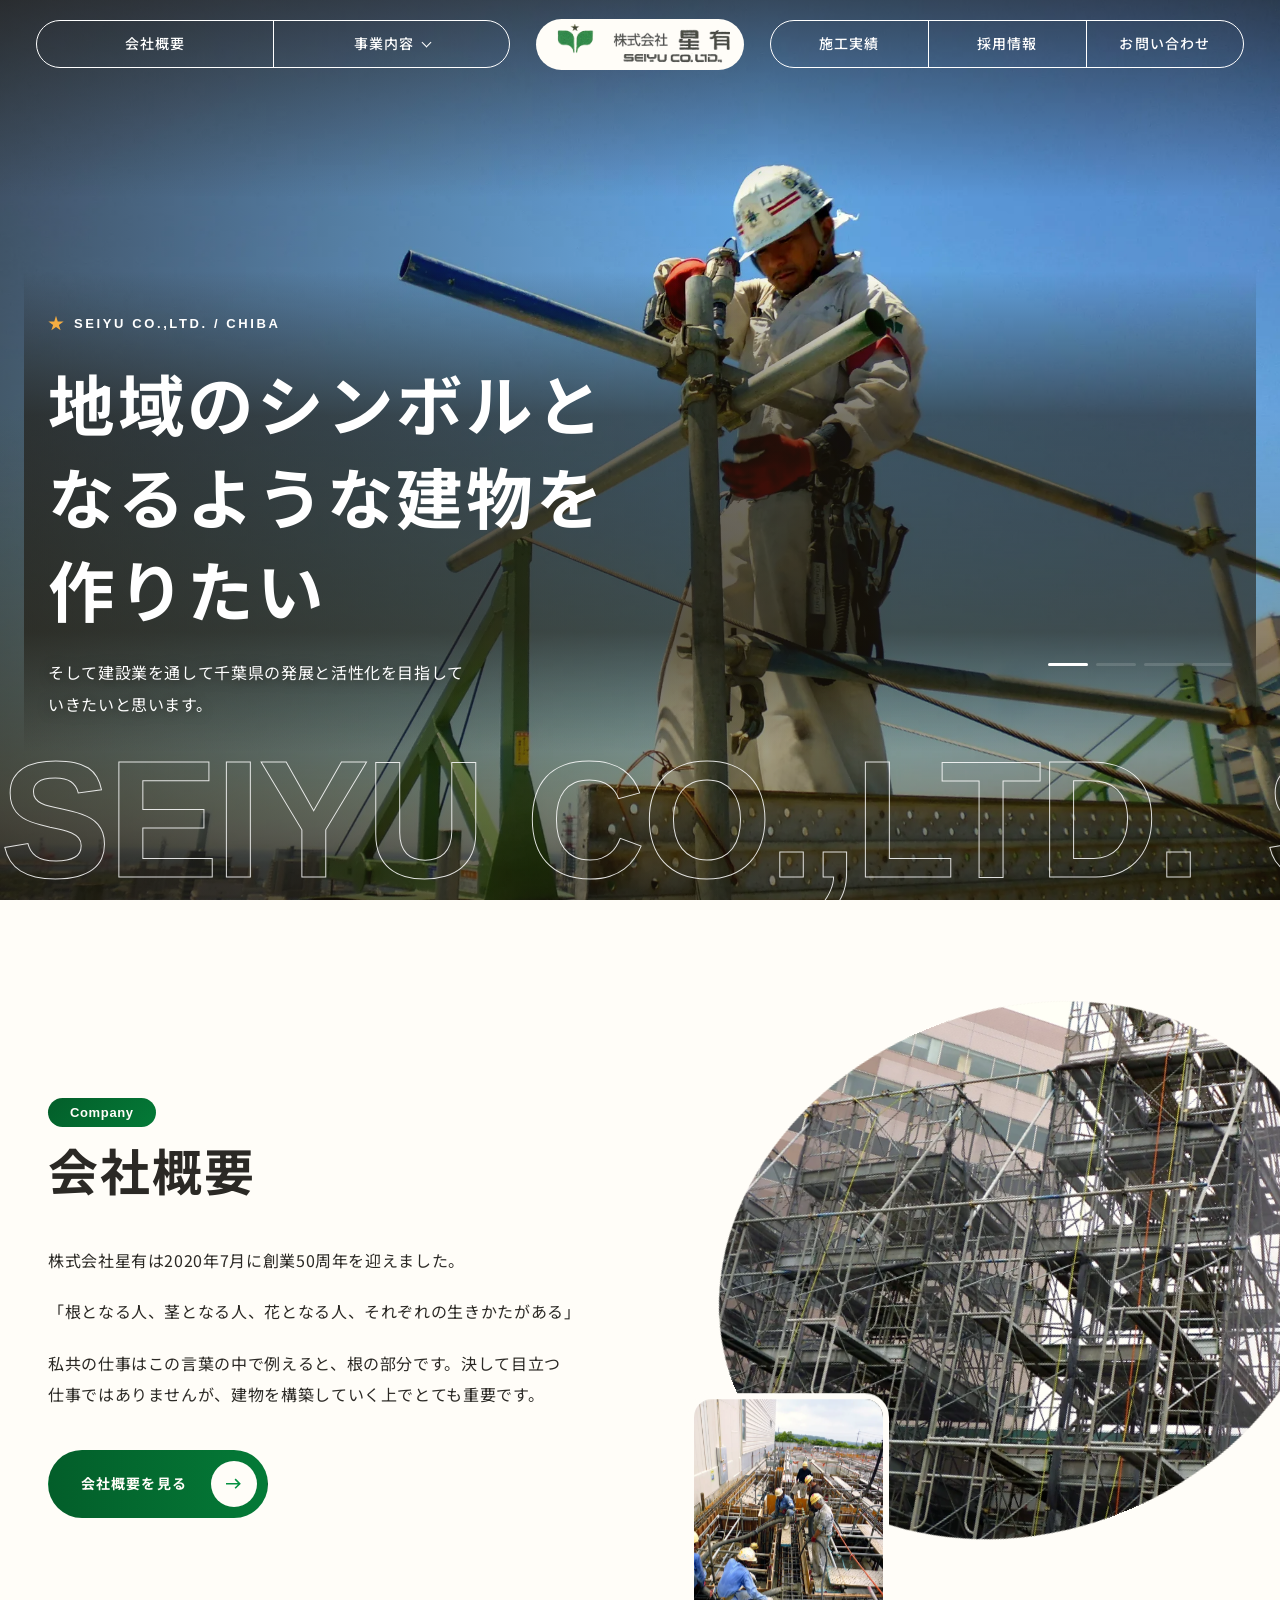
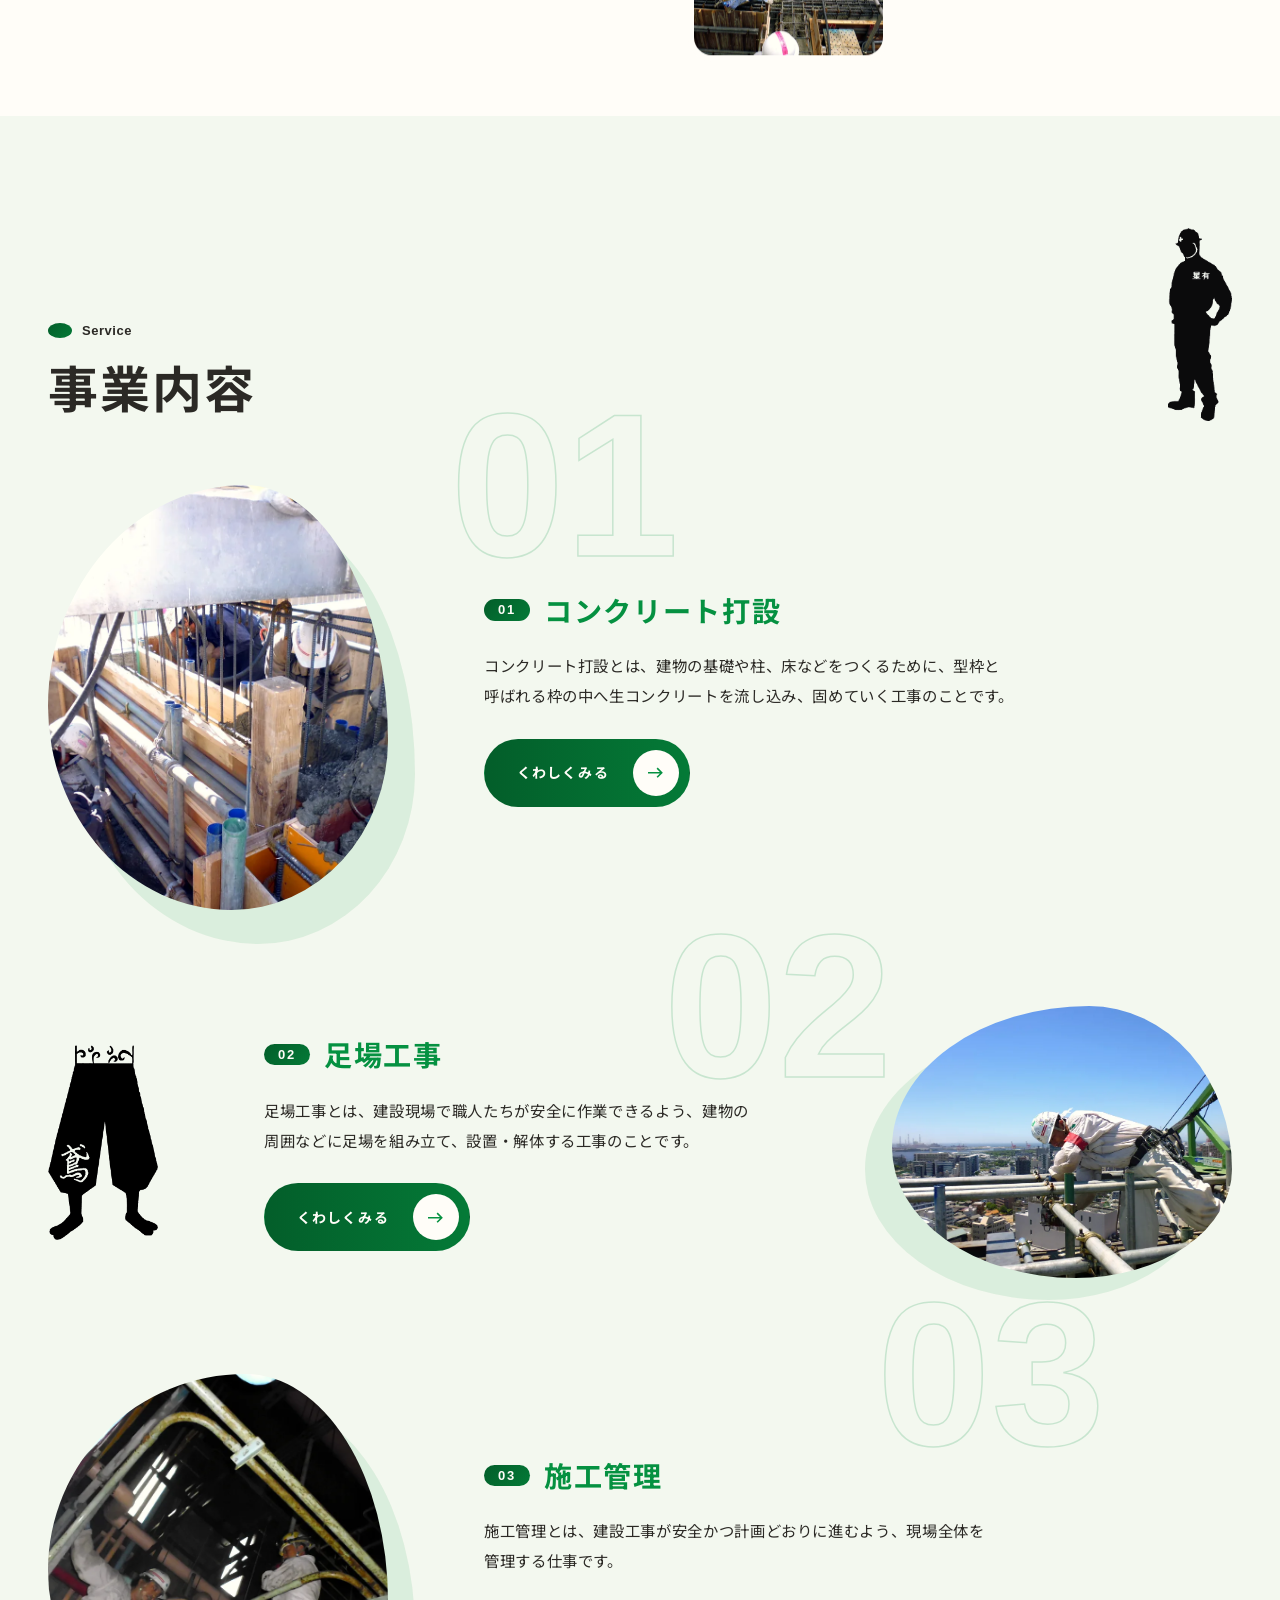
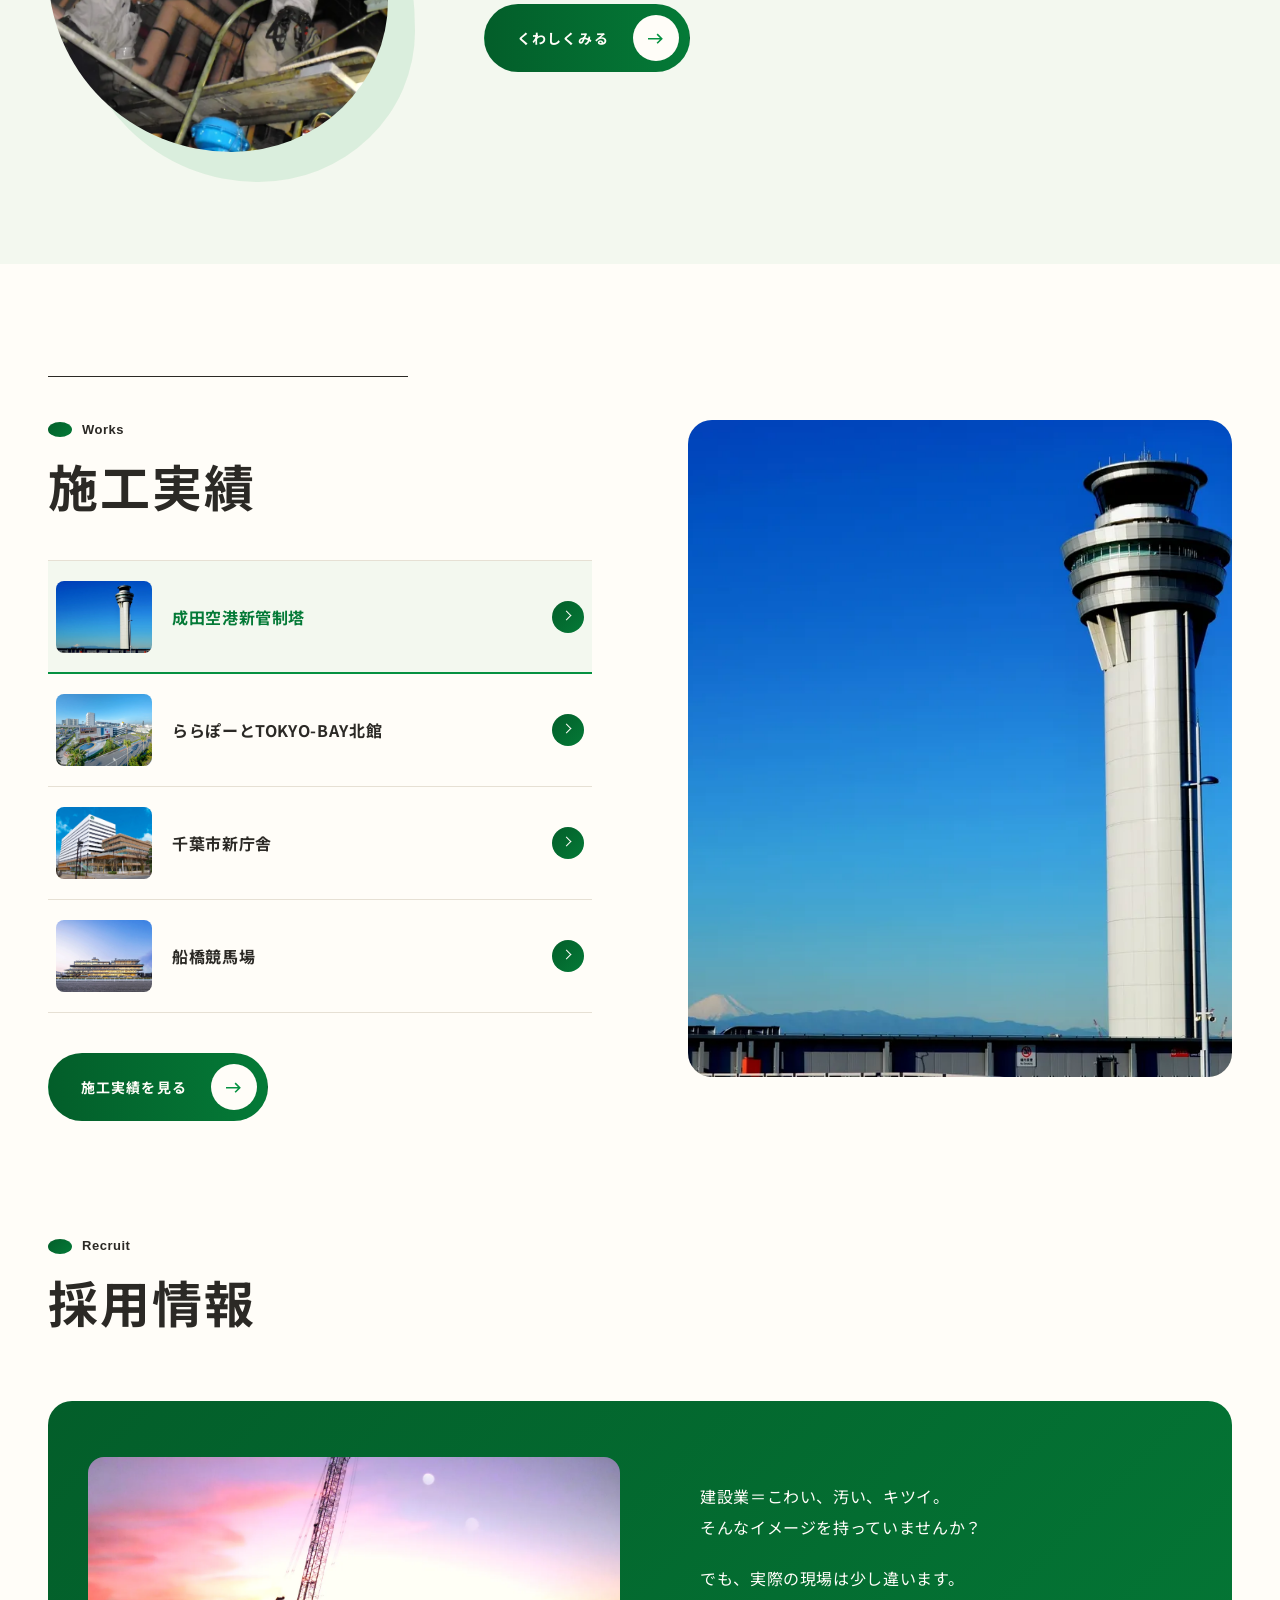
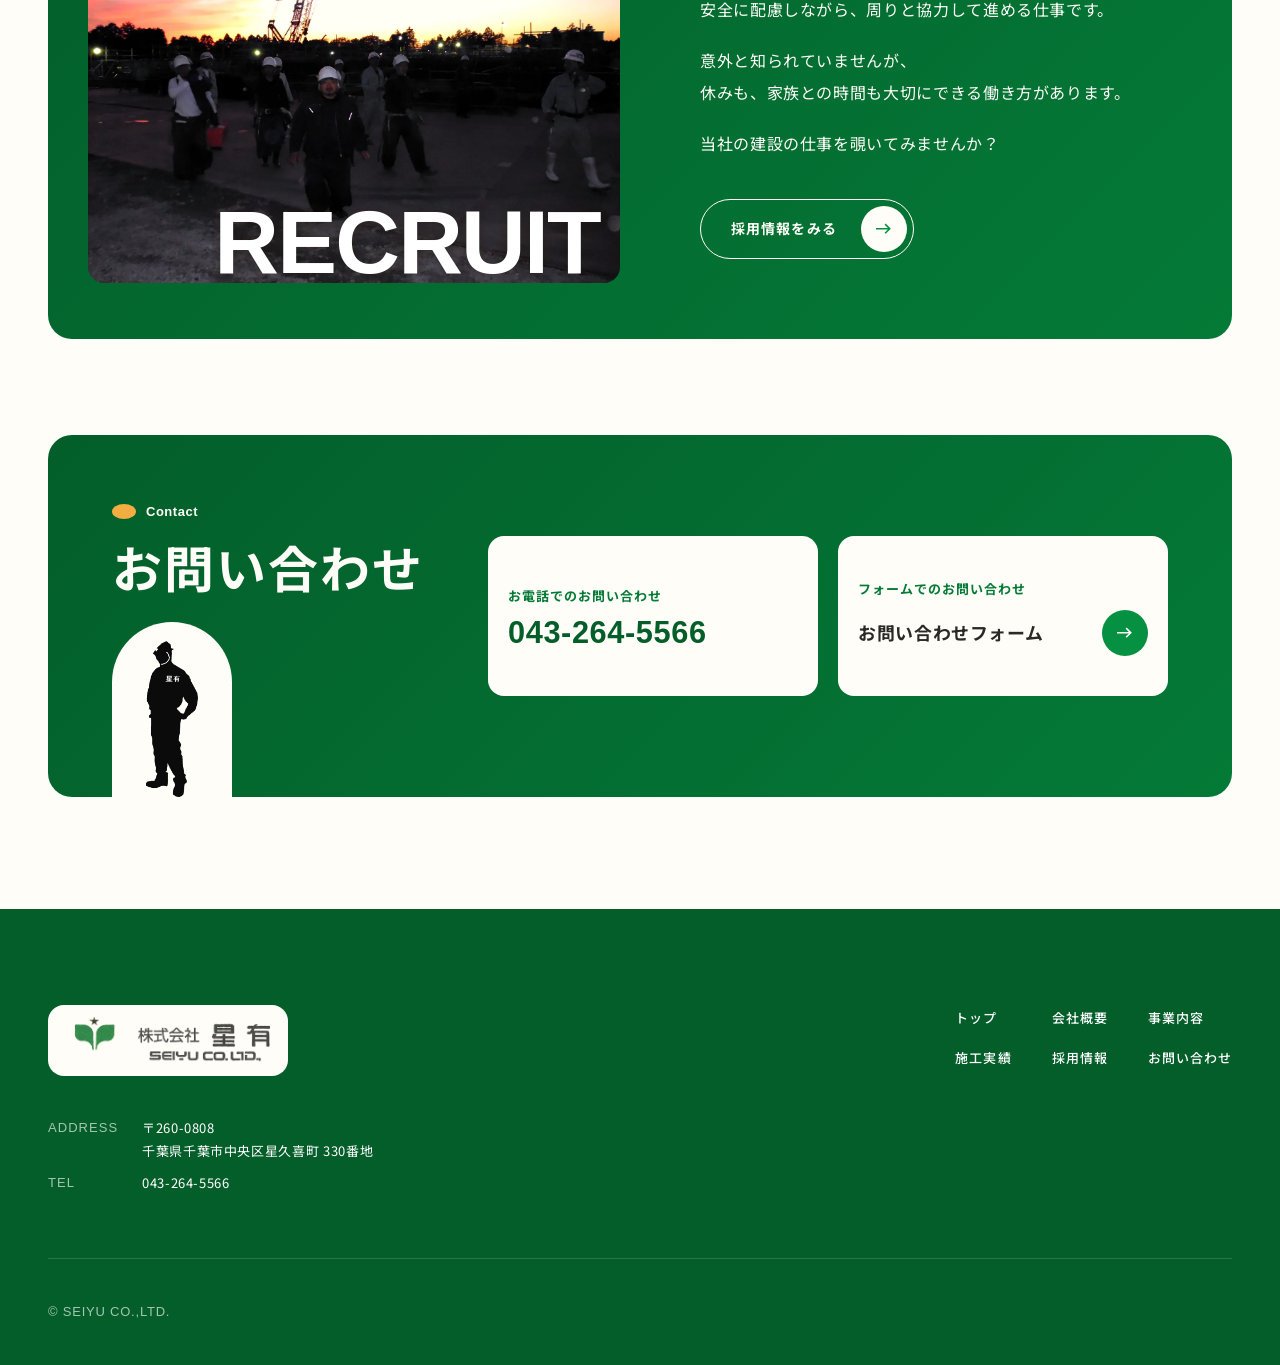
<file: index.html>
<!doctype html>
<html lang="ja">
<head>
<meta charset="utf-8">
<meta name="viewport" content="width=device-width, initial-scale=1">
<meta name="robots" content="noindex, nofollow">
<meta name="generator" content="SPINOVA HP kit v1.0 master">
<title>株式会社星有｜千葉県千葉市の土木建設業</title>
<meta name="description" content="株式会社星有は、千葉県内を中心にコンクリート打設・足場工事・施工管理を手がける土木建設業の会社です。">
<meta property="og:type" content="website">
<meta property="og:site_name" content="株式会社星有">
<meta property="og:title" content="株式会社星有｜千葉県千葉市の土木建設業">
<meta property="og:description" content="株式会社星有は、千葉県内を中心にコンクリート打設・足場工事・施工管理を手がける土木建設業の会社です。">
<meta property="og:url" content="https://example-hp.pages.dev/">
<meta property="og:image" content="https://example-hp.pages.dev/assets/ogp.jpg?v=20261112b">
<meta property="og:image:width" content="1200">
<meta property="og:image:height" content="630">
<meta name="twitter:card" content="summary_large_image">
<meta name="twitter:image" content="https://example-hp.pages.dev/assets/ogp.jpg?v=20261112b">
<link rel="preconnect" href="https://fonts.googleapis.com">
<link rel="preconnect" href="https://fonts.gstatic.com" crossorigin>
<link href="https://fonts.googleapis.com/css2?family=Noto+Sans+JP:wght@400;500;700&display=swap" rel="stylesheet">
<link rel="icon" href="assets/favicon.ico?v=20261113135525" sizes="any">
<link rel="icon" href="assets/favicon-32.png?v=20261113135525" type="image/png" sizes="32x32">
<link rel="apple-touch-icon" href="assets/apple-touch-icon.png?v=20261113135525">
<link rel="stylesheet" href="tokens.css?v=20261113135525">
<link rel="stylesheet" href="base.css?v=20261113135525">
<link rel="stylesheet" href="style.css?v=20261113135525">
</head>
<body>

<header class="header">
  <nav class="nav nav--l" aria-label="メインメニュー（左）">
    <ul class="nav__list">
      <li><a href="company/">会社概要</a></li>
      <li class="nav__has">
        <a href="service/">事業内容<span class="nav__chev" aria-hidden="true"></span></a>
        <ul class="nav__sub">
          <li><a href="service/concrete/">コンクリート打設</a></li>
          <li><a href="service/scaffold/">足場工事</a></li>
          <li><a href="service/management/">施工管理</a></li>
        </ul>
      </li>
    </ul>
  </nav>
  <a class="logo" href="./" aria-label="株式会社星有 トップへ">
    <img class="logo__w" src="assets/logo.png?v=20261113135525" alt="" width="909" height="208">
    <img class="logo__c" src="assets/logo.png?v=20261113135525" alt="" width="909" height="208">
  </a>
  <nav class="nav nav--r" aria-label="メインメニュー（右）">
    <ul class="nav__list">
      <li><a href="works/">施工実績</a></li>
      <li><a href="recruit/">採用情報</a></li>
      <li><a href="contact/">お問い合わせ</a></li>
    </ul>
  </nav>
  <div class="header__acts">
    <button class="menu-btn" type="button" aria-expanded="false" aria-controls="drawer" aria-label="メニューを開く"><span></span><span></span></button>
  </div>
</header>

<div class="drawer" id="drawer">
  <ul class="drawer__list">
    <li style="--i:0"><a href="./"><span class="drawer__en" aria-hidden="true">Top</span><span class="drawer__ja">トップ</span></a></li>
    <li style="--i:1"><a href="company/"><span class="drawer__en" aria-hidden="true">Company</span><span class="drawer__ja">会社概要</span></a></li>
    <li style="--i:2"><a href="service/"><span class="drawer__en" aria-hidden="true">Service</span><span class="drawer__ja">事業内容</span></a>
      <ul class="drawer__sub">
        <li><a href="service/concrete/">コンクリート打設</a></li>
        <li><a href="service/scaffold/">足場工事</a></li>
        <li><a href="service/management/">施工管理</a></li>
      </ul>
    </li>
    <li style="--i:3"><a href="works/"><span class="drawer__en" aria-hidden="true">Works</span><span class="drawer__ja">施工実績</span></a></li>
    <li style="--i:4"><a href="recruit/"><span class="drawer__en" aria-hidden="true">Recruit</span><span class="drawer__ja">採用情報</span></a></li>
    <li style="--i:5"><a href="contact/"><span class="drawer__en" aria-hidden="true">Contact</span><span class="drawer__ja">お問い合わせ</span></a></li>
  </ul>
  <a class="drawer__tel" href="tel:0432645566" style="--i:6"><span class="drawer__tel-label">お電話でのお問い合わせ</span><span class="drawer__tel-num nb">043-264-5566</span></a>
</div>

<main>

    <section class="fv">
    <div class="fv__frame">
      <div class="fv__photo">
        <img class="is-on" src="assets/fv-1.webp?v=20261113135525" alt="足場の上で作業する職人" width="2000" height="1500">
        <img src="assets/fv-2.webp?v=20261113135525" alt="" width="2000" height="1500">
        <img src="assets/fv-3.webp?v=20261113135525" alt="" width="2000" height="1500">
        <img src="assets/fv-4.webp?v=20261113135525" alt="" width="2000" height="1500">
      </div>
      <div class="fv__body" data-on-photo>
        <p class="fv__en" aria-hidden="true"><span class="fv__star"></span>SEIYU CO.,LTD. / CHIBA</p>
        <h1 class="fv__catch" data-todo><span class="ln"><span>地域の<wbr>シンボルと</span></span><span class="ln"><span>なるような<wbr>建物を</span></span><span class="ln"><span>作りたい</span></span></h1>
        <p class="fv__lead" data-todo>そして<wbr>建設業を<wbr>通して<wbr>千葉県の<wbr>発展と<wbr>活性化を<wbr>目指して<wbr>いきたいと<wbr>思います。</p>
      </div>
      <div class="fv__ui" aria-hidden="true" data-on-photo>
        <ol class="fv__dots"><li class="is-on"><span></span></li><li><span></span></li><li><span></span></li><li><span></span></li></ol>
      </div>
      <div class="fv__flow" aria-hidden="true" data-on-photo><div class="fv__flow-in"><span>SEIYU CO.,LTD.</span><span>SEIYU CO.,LTD.</span><span>SEIYU CO.,LTD.</span><span>SEIYU CO.,LTD.</span></div></div>
    </div>
  </section>

    <section class="sec company" id="company">
    <div class="wrap company__in">
      <div class="company__txt">
        <div class="hd">
          <p class="hd__tag" aria-hidden="true">Company</p>
          <h2 class="hd__ja">会社概要</h2>
        </div>
        <div class="txt rv">
          <p data-todo>株式会社星有は<wbr>2020年7月に<wbr>創業50周年を<wbr>迎えました。</p>
          <p data-todo>「根と<wbr>なる人、<wbr>茎と<wbr>なる人、<wbr>花と<wbr>なる人、<wbr>それぞれの<wbr>生きかたが<wbr>ある」</p>
          <p data-todo>私共の<wbr>仕事は<wbr>この<wbr>言葉の<wbr>中で<wbr>例えると、<wbr>根の<wbr>部分です。<wbr>決して<wbr>目立つ<wbr>仕事では<wbr>ありませんが、<wbr>建物を<wbr>構築していく<wbr>上で<wbr>とても<wbr>重要です。</p>
        </div>
        <a class="btn btn--fill rv" href="company/">会社概要を見る<span class="btn__arw"><svg viewBox="0 0 14 10" aria-hidden="true"><path d="M0 5h12M8 1l4 4-4 4" fill="none" stroke="currentColor" stroke-width="1.4"/></svg></span></a>
      </div>
      <figure class="company__photo rv" data-bleed><span class="company__oval"><img src="assets/company.webp?v=20261113135525" alt="星有が組んだ足場" width="1300" height="1387" loading="lazy"></span><img class="company__sub" src="assets/company-2.webp?v=20261113135525" alt="鉄筋の上で作業する職人" width="700" height="933" loading="lazy"></figure>
    </div>
  </section>

    <section class="sec service" id="service">
    <div class="wrap">
      <div class="service__head">
        <div class="hd">
          <p class="hd__en" aria-hidden="true">Service</p>
          <h2 class="hd__ja">事業内容</h2>
        </div>
        <img class="service__il" src="assets/il-worker.png?v=20261113135525" alt="" width="91" height="275" loading="lazy">
      </div>
      <ul class="media">
        <li class="media__item rv">
          <figure class="media__img"><img src="assets/sv-concrete.webp?v=20261113135525" alt="コンクリート打設の作業" width="900" height="675" loading="lazy"></figure>
          <div class="media__txt">
            <h3 class="media__ttl"><span class="media__no" aria-hidden="true">01</span>コンクリート打設</h3>
            <p>コンクリート打設とは、<wbr>建物の<wbr>基礎や<wbr>柱、<wbr>床などを<wbr>つくるために、<wbr>型枠と<wbr>呼ばれる<wbr>枠の<wbr>中へ<wbr>生コンクリートを<wbr>流し込み、<wbr>固めていく<wbr>工事の<wbr>ことです。</p>
            <a class="btn btn--fill" href="service/concrete/">くわしくみる<span class="btn__arw"><svg viewBox="0 0 14 10" aria-hidden="true"><path d="M0 5h12M8 1l4 4-4 4" fill="none" stroke="currentColor" stroke-width="1.4"/></svg></span></a>
          </div>
        </li>
        <li class="media__item rv">
          <figure class="media__img"><img src="assets/sv-tobi.webp?v=20261113135525" alt="足場の上で作業する鳶職人" width="900" height="675" loading="lazy"></figure>
          <div class="media__txt">
            <h3 class="media__ttl"><span class="media__no" aria-hidden="true">02</span>足場工事</h3>
            <p>足場工事とは、<wbr>建設現場で<wbr>職人たちが<wbr>安全に<wbr>作業できるよう、<wbr>建物の<wbr>周囲などに<wbr>足場を<wbr>組み立て、<wbr>設置・解体する<wbr>工事の<wbr>ことです。</p>
            <a class="btn btn--fill" href="service/scaffold/">くわしくみる<span class="btn__arw"><svg viewBox="0 0 14 10" aria-hidden="true"><path d="M0 5h12M8 1l4 4-4 4" fill="none" stroke="currentColor" stroke-width="1.4"/></svg></span></a>
          </div>
          <img class="media__il" src="assets/il-tobi.png?v=20261113135525" alt="" width="193" height="341" loading="lazy">
        </li>
        <li class="media__item rv">
          <figure class="media__img"><img src="assets/sv-kanri.webp?v=20261113135525" alt="建築現場での作業" width="900" height="675" loading="lazy"></figure>
          <div class="media__txt">
            <h3 class="media__ttl"><span class="media__no" aria-hidden="true">03</span>施工管理</h3>
            <p>施工管理とは、<wbr>建設工事が<wbr>安全かつ<wbr>計画どおりに<wbr>進むよう、<wbr>現場全体を<wbr>管理する<wbr>仕事です。</p>
            <a class="btn btn--fill" href="service/management/">くわしくみる<span class="btn__arw"><svg viewBox="0 0 14 10" aria-hidden="true"><path d="M0 5h12M8 1l4 4-4 4" fill="none" stroke="currentColor" stroke-width="1.4"/></svg></span></a>
          </div>
        </li>
      </ul>
    </div>
  </section>

    <section class="sec works" id="works">
    <div class="wrap works__in">
      <div class="works__txt">
        <div class="hd hd--line">
          <p class="hd__en" aria-hidden="true">Works</p>
          <h2 class="hd__ja">施工実績</h2>
        </div>
        <ul class="works__list rv" data-todo>
          <li class="is-on"><a href="works/"><img src="assets/works-1.webp?v=20261113135525" alt="" width="1200" height="846" loading="lazy"><span class="works__name">成田空港新管制塔</span><span class="works__arw" aria-hidden="true"></span></a></li>
          <li><a href="works/"><img src="assets/works-2.webp?v=20261113135525" alt="" width="1200" height="848" loading="lazy"><span class="works__name">ららぽーと<wbr><span class="nb">TOKYO-BAY北館</span></span><span class="works__arw" aria-hidden="true"></span></a></li>
          <li><a href="works/"><img src="assets/works-3.webp?v=20261113135525" alt="" width="1057" height="710" loading="lazy"><span class="works__name">千葉市新庁舎</span><span class="works__arw" aria-hidden="true"></span></a></li>
          <li><a href="works/"><img src="assets/works-4.webp?v=20261113135525" alt="" width="1200" height="800" loading="lazy"><span class="works__name">船橋競馬場</span><span class="works__arw" aria-hidden="true"></span></a></li>
        </ul>
        <a class="btn btn--fill rv" href="works/">施工実績を見る<span class="btn__arw"><svg viewBox="0 0 14 10" aria-hidden="true"><path d="M0 5h12M8 1l4 4-4 4" fill="none" stroke="currentColor" stroke-width="1.4"/></svg></span></a>
      </div>
      <figure class="works__photo rv">
        <img class="is-on" src="assets/works-1.webp?v=20261113135525" alt="成田空港新管制塔" width="1200" height="846" loading="lazy">
        <img src="assets/works-2.webp?v=20261113135525" alt="ららぽーとTOKYO-BAY北館" width="1200" height="848" loading="lazy">
        <img src="assets/works-3.webp?v=20261113135525" alt="千葉市新庁舎" width="1057" height="710" loading="lazy">
        <img src="assets/works-4.webp?v=20261113135525" alt="船橋競馬場" width="1200" height="800" loading="lazy">
      </figure>
    </div>
  </section>

    <div class="duo" id="recruit">
    <section class="duo__item duo__item--recruit">
      <div class="hd">
        <p class="hd__en" aria-hidden="true">Recruit</p>
        <h2 class="hd__ja">採用情報</h2>
      </div>
      <div class="duo__card rv">
        <div class="duo__photo"><img src="assets/recruit.webp?v=20261113135525" alt="現場に並ぶ星有の社員" width="1600" height="1200" loading="lazy" data-todo><p class="duo__big" aria-hidden="true" data-on-photo>RECRUIT</p></div>
        <div class="duo__in">
          <div class="txt">
            <p>建設業＝こわい、<wbr>汚い、<wbr>キツイ。<br><span class="nb">そんなイメージを</span><wbr><span class="nb">持っていませんか？</span></p>
            <p>でも、<wbr>実際の<wbr>現場は<wbr>少し<wbr>違います。<br>安全に<wbr>配慮しながら、<wbr>周りと<wbr>協力して<wbr>進める<wbr>仕事です。</p>
            <p>意外と<wbr>知られていませんが、<br>休みも、<wbr>家族との<wbr>時間も<wbr>大切に<wbr>できる<wbr>働き方が<wbr>あります。</p>
            <p>当社の<wbr>建設の<wbr>仕事を<wbr>覗いてみませんか？</p>
          </div>
          <a class="btn btn--w" href="recruit/">採用情報をみる<span class="btn__arw"><svg viewBox="0 0 14 10" aria-hidden="true"><path d="M0 5h12M8 1l4 4-4 4" fill="none" stroke="currentColor" stroke-width="1.4"/></svg></span></a>
        </div>
      </div>
    </section>
    <section class="duo__item duo__item--contact">
      <div class="hd">
        <p class="hd__en" aria-hidden="true">Contact</p>
        <h2 class="hd__ja nb">お問い合わせ</h2>
      </div>
      <div class="duo__ways">
        <a class="duo__way" href="tel:0432645566"><span class="duo__way-label">お電話でのお問い合わせ</span><span class="duo__tel-num nb">043-264-5566</span></a>
        <a class="duo__way" href="contact/"><span class="duo__way-label">フォームでのお問い合わせ</span><span class="duo__way-go"><span class="nb">お問い合わせフォーム</span><span class="btn__arw"><svg viewBox="0 0 14 10" aria-hidden="true"><path d="M0 5h12M8 1l4 4-4 4" fill="none" stroke="currentColor" stroke-width="1.4"/></svg></span></span></a>
      </div>
      <img class="duo__il" src="assets/il-worker.png?v=20261113135525" alt="" width="91" height="275" loading="lazy">
    </section>
  </div>
  
</main>

<footer class="footer">
  <div class="wrap footer__top">
    <div class="footer__co">
      <a class="footer__logo" href="./" aria-label="株式会社星有 トップへ"><img src="assets/logo.png?v=20261113135525" alt="" width="909" height="208" loading="lazy"></a>
      <dl class="footer__info">
        <dt>ADDRESS</dt><dd><span class="nb">〒260-0808</span><br>千葉県千葉市中央区<wbr>星久喜町 330番地</dd>
        <dt>TEL</dt><dd><a class="nb" href="tel:0432645566">043-264-5566</a></dd>
      </dl>
    </div>
    <ul class="footer__nav">
      <li><a href="./">トップ</a></li>
      <li><a href="company/">会社概要</a></li>
      <li><a href="service/">事業内容</a></li>
      <li><a href="works/">施工実績</a></li>
      <li><a href="recruit/">採用情報</a></li>
      <li><a href="contact/">お問い合わせ</a></li>
    </ul>
  </div>
  <p class="wrap footer__copy">© SEIYU CO.,LTD.</p>
</footer>

<script src="site.js?v=20261113135525"></script>
</body>
</html>
</file>
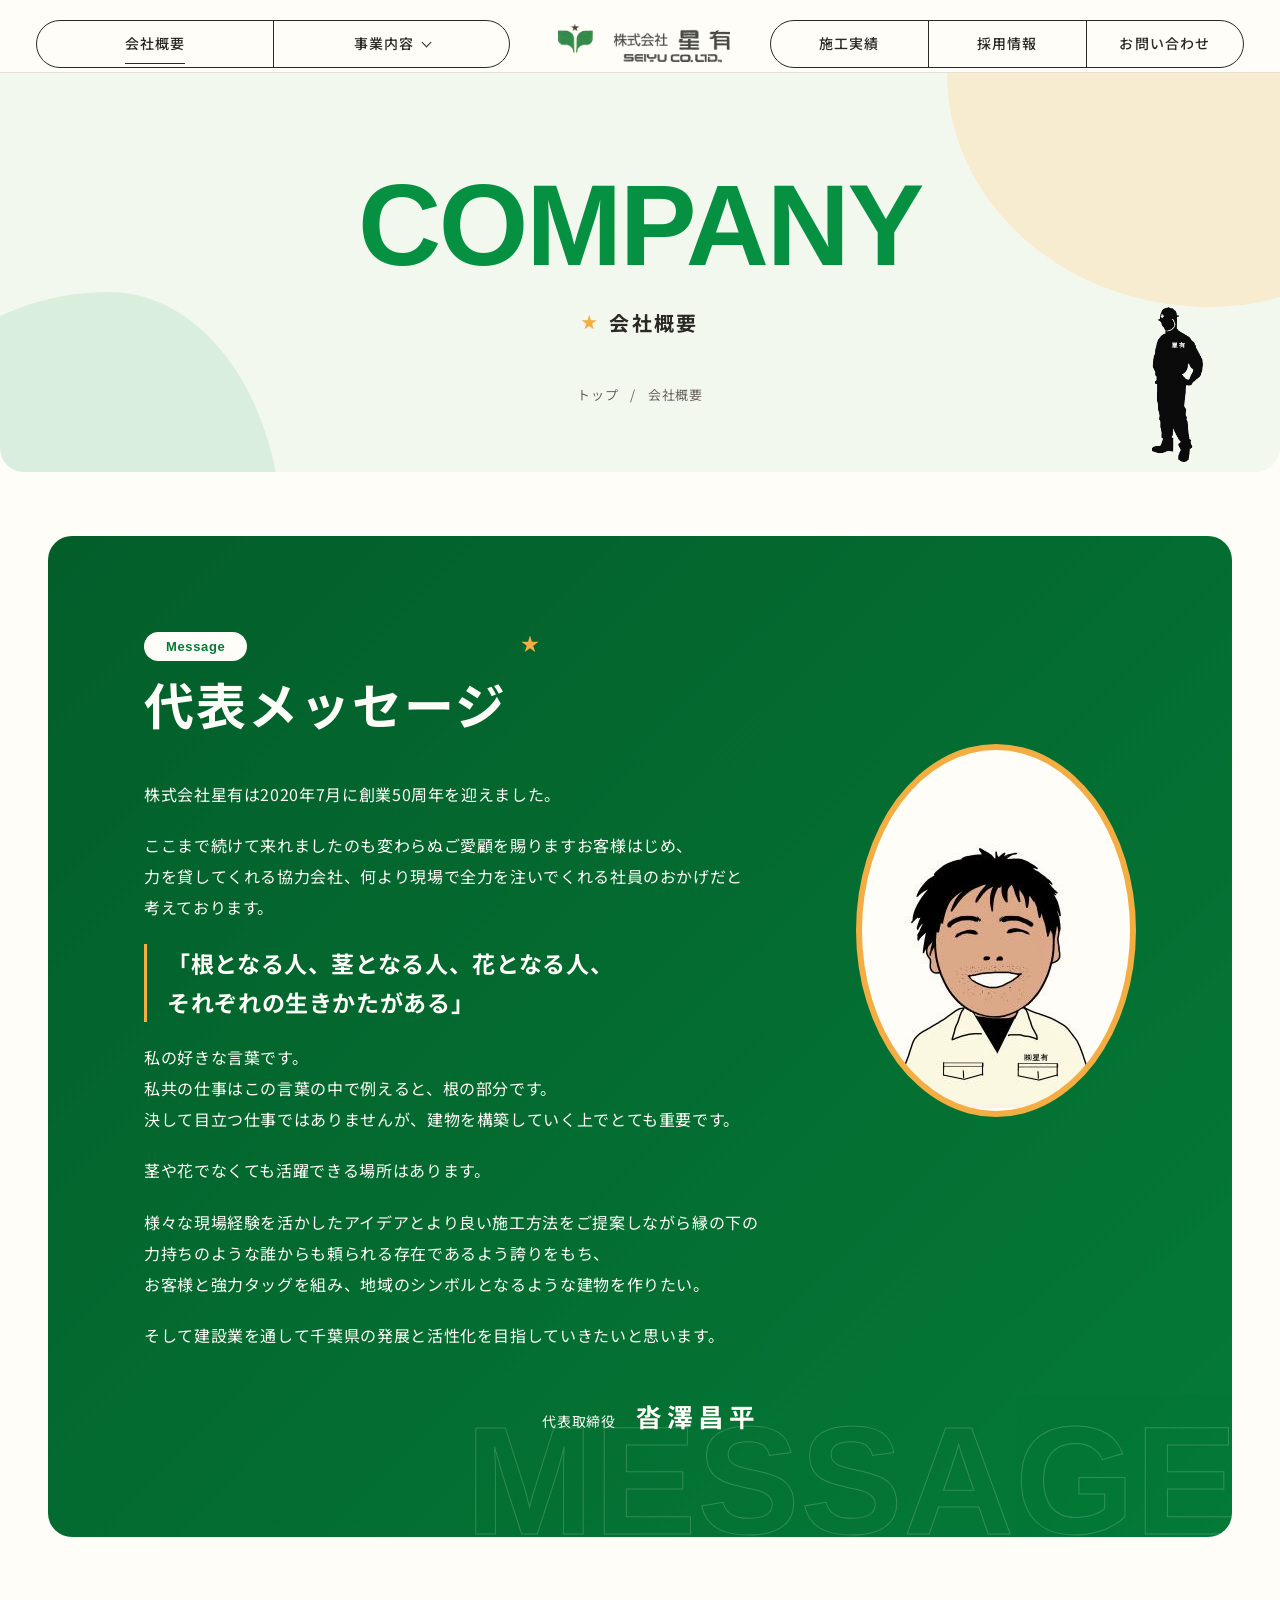
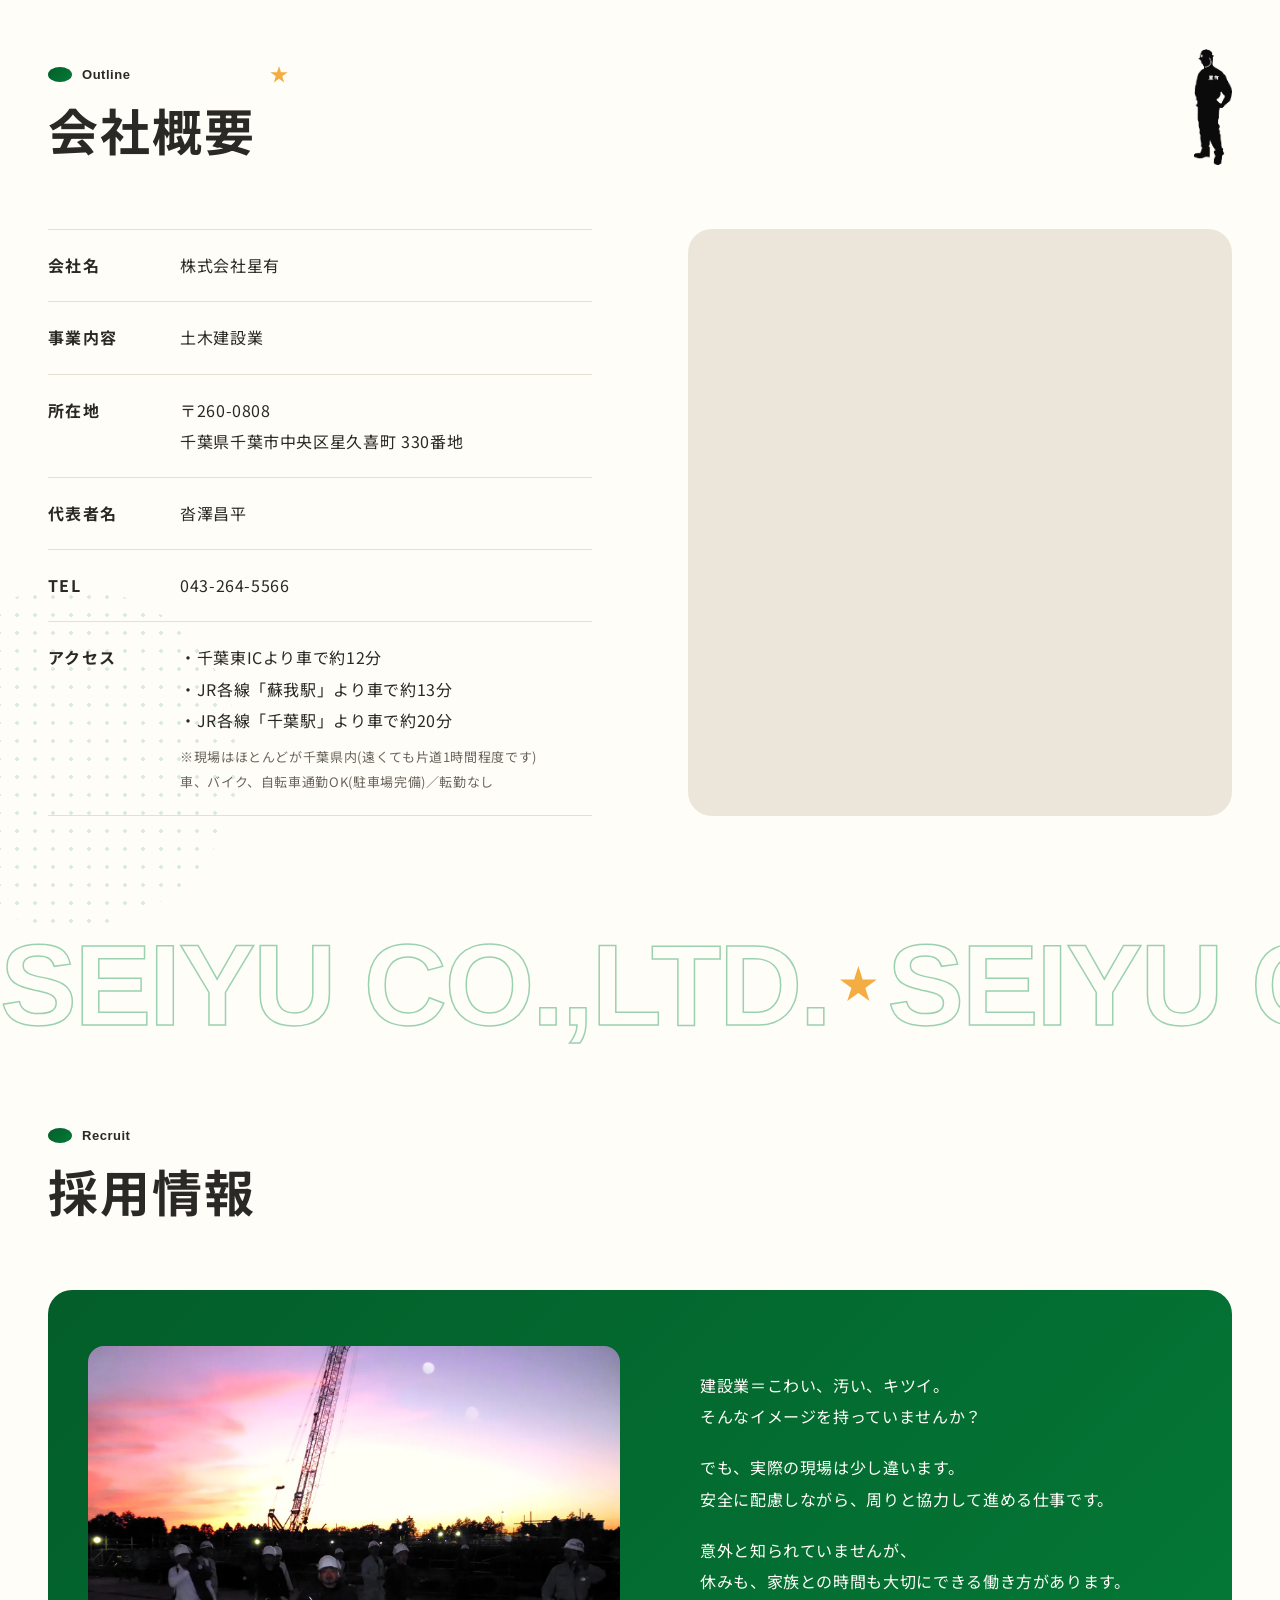
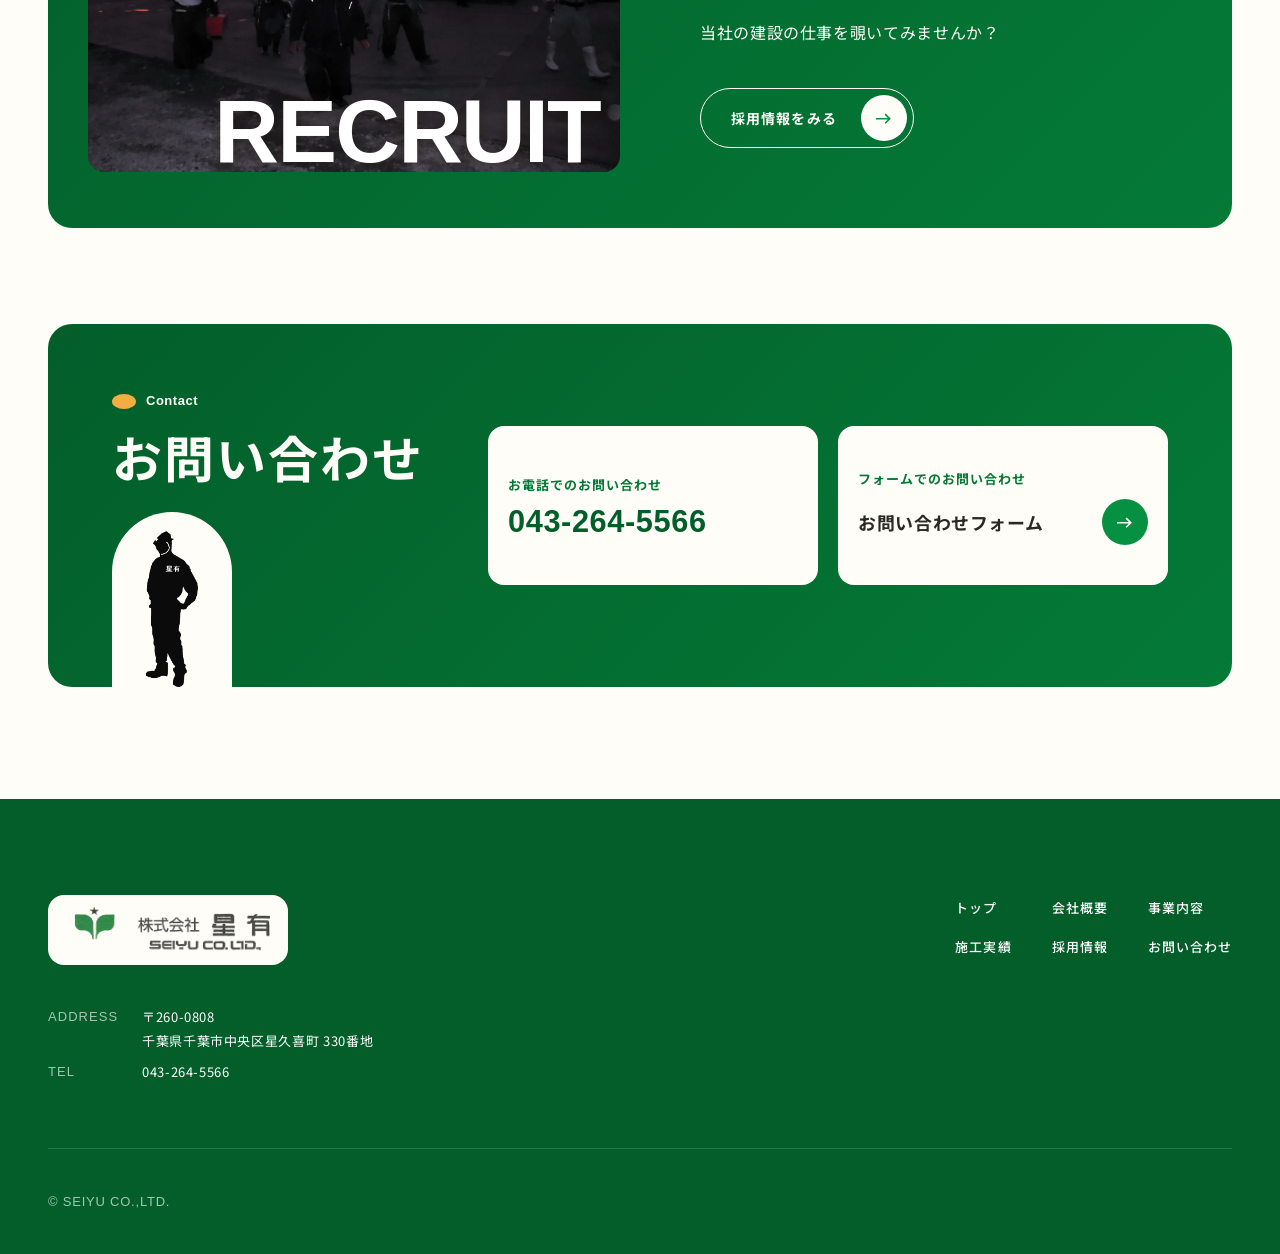
<file: company/index.html>
<!doctype html>
<html lang="ja">
<head>
<meta charset="utf-8">
<meta name="viewport" content="width=device-width, initial-scale=1">
<meta name="robots" content="noindex, nofollow">
<meta name="generator" content="SPINOVA HP kit v1.0 master">
<title>会社概要｜株式会社星有</title>
<meta name="description" content="株式会社星有の代表メッセージと会社概要です。">
<meta property="og:type" content="article">
<meta property="og:site_name" content="株式会社星有">
<meta property="og:title" content="会社概要｜株式会社星有">
<meta property="og:description" content="株式会社星有の代表メッセージと会社概要です。">
<meta property="og:url" content="https://example-hp.pages.dev/company/">
<meta property="og:image" content="https://example-hp.pages.dev/assets/ogp.jpg?v=20261112b">
<meta property="og:image:width" content="1200">
<meta property="og:image:height" content="630">
<meta name="twitter:card" content="summary_large_image">
<meta name="twitter:image" content="https://example-hp.pages.dev/assets/ogp.jpg?v=20261112b">
<link rel="preconnect" href="https://fonts.googleapis.com">
<link rel="preconnect" href="https://fonts.gstatic.com" crossorigin>
<link href="https://fonts.googleapis.com/css2?family=Noto+Sans+JP:wght@400;500;700&display=swap" rel="stylesheet">
<link rel="icon" href="../assets/favicon.ico?v=20261113135525" sizes="any">
<link rel="icon" href="../assets/favicon-32.png?v=20261113135525" type="image/png" sizes="32x32">
<link rel="apple-touch-icon" href="../assets/apple-touch-icon.png?v=20261113135525">
<link rel="stylesheet" href="../tokens.css?v=20261113135525">
<link rel="stylesheet" href="../base.css?v=20261113135525">
<link rel="stylesheet" href="../style.css?v=20261113135525">
</head>
<body class="is-sub is-sub--company">

<header class="header">
  <nav class="nav nav--l" aria-label="メインメニュー（左）">
    <ul class="nav__list">
      <li><a href="../company/" aria-current="page">会社概要</a></li>
      <li class="nav__has">
        <a href="../service/">事業内容<span class="nav__chev" aria-hidden="true"></span></a>
        <ul class="nav__sub">
          <li><a href="../service/concrete/">コンクリート打設</a></li>
          <li><a href="../service/scaffold/">足場工事</a></li>
          <li><a href="../service/management/">施工管理</a></li>
        </ul>
      </li>
    </ul>
  </nav>
  <a class="logo" href="../" aria-label="株式会社星有 トップへ">
    <img class="logo__w" src="../assets/logo.png?v=20261113135525" alt="" width="909" height="208">
    <img class="logo__c" src="../assets/logo.png?v=20261113135525" alt="" width="909" height="208">
  </a>
  <nav class="nav nav--r" aria-label="メインメニュー（右）">
    <ul class="nav__list">
      <li><a href="../works/">施工実績</a></li>
      <li><a href="../recruit/">採用情報</a></li>
      <li><a href="../contact/">お問い合わせ</a></li>
    </ul>
  </nav>
  <div class="header__acts">
    <button class="menu-btn" type="button" aria-expanded="false" aria-controls="drawer" aria-label="メニューを開く"><span></span><span></span></button>
  </div>
</header>

<div class="drawer" id="drawer">
  <ul class="drawer__list">
    <li style="--i:0"><a href="../"><span class="drawer__en" aria-hidden="true">Top</span><span class="drawer__ja">トップ</span></a></li>
    <li style="--i:1"><a href="../company/" aria-current="page"><span class="drawer__en" aria-hidden="true">Company</span><span class="drawer__ja">会社概要</span></a></li>
    <li style="--i:2"><a href="../service/"><span class="drawer__en" aria-hidden="true">Service</span><span class="drawer__ja">事業内容</span></a>
      <ul class="drawer__sub">
        <li><a href="../service/concrete/">コンクリート打設</a></li>
        <li><a href="../service/scaffold/">足場工事</a></li>
        <li><a href="../service/management/">施工管理</a></li>
      </ul>
    </li>
    <li style="--i:3"><a href="../works/"><span class="drawer__en" aria-hidden="true">Works</span><span class="drawer__ja">施工実績</span></a></li>
    <li style="--i:4"><a href="../recruit/"><span class="drawer__en" aria-hidden="true">Recruit</span><span class="drawer__ja">採用情報</span></a></li>
    <li style="--i:5"><a href="../contact/"><span class="drawer__en" aria-hidden="true">Contact</span><span class="drawer__ja">お問い合わせ</span></a></li>
  </ul>
  <a class="drawer__tel" href="tel:0432645566" style="--i:6"><span class="drawer__tel-label">お電話でのお問い合わせ</span><span class="drawer__tel-num nb">043-264-5566</span></a>
</div>

<main>
    <section class="sub-hero">
    <div class="wrap sub-hero__head">
      <div class="ttl">
        <p class="ttl__en" aria-hidden="true"><span class="mask"><span>COMPANY</span></span></p>
        <h1 class="ttl__ja">会社概要</h1>
      </div>
      <ol class="crumb"><li><a href="../">トップ</a></li><li>会社概要</li></ol>
    </div>
      <img class="sub-hero__il" src="../assets/il-worker.png?v=20261113135525" alt="" width="91" height="275">
  </section>

    <section class="sec msg">
    <div class="wrap">
      <div class="msg__box rv">
        <div class="msg__txt">
          <div class="hd">
            <p class="hd__tag" aria-hidden="true">Message</p>
            <h2 class="hd__ja">代表メッセージ</h2>
          </div>
          <div class="txt">
            <p>株式会社星有は2020年7月に<wbr>創業50周年を<wbr>迎えました。</p>
            <p>ここまで<wbr>続けて<wbr>来れましたのも<wbr>変わらぬご愛顧を<wbr>賜りますお客様はじめ、<br><span class="nb">力を貸してくれる協力会社、</span><wbr><wbr>何より<wbr>現場で<wbr>全力を<wbr>注いでくれる<wbr>社員のおかげだと<wbr>考えております。</p>
            <p class="msg__quote"><span class="nb">「根となる人、</span><wbr><span class="nb">茎となる人、</span><wbr><span class="nb">花となる人、</span><wbr><span class="nb">それぞれの生きかたがある」</span></p>
            <p><span class="nb">私の好きな言葉です。</span><br>私共の<wbr>仕事はこの<wbr>言葉の<wbr>中で<wbr>例えると、<wbr><span class="nb">根の部分です。</span><br>決して<wbr>目立つ仕事ではありませんが、<wbr><wbr>建物を<wbr>構築していく<wbr>上でとても<wbr>重要です。</p>
            <p>茎や<wbr>花でなくても<wbr>活躍できる<wbr>場所はあります。</p>
            <p>様々な現場経験を<wbr>活かした<wbr>アイデアとより<wbr>良い施工方法を<wbr>ご提案しながら<wbr>縁の<wbr>下の<wbr>力持ちのような<wbr>誰からも<wbr>頼られる<wbr>存在であるよう<wbr>誇りをもち、<wbr><span class="nb">お客様と強力タッグを組み、</span><wbr><wbr>地域の<wbr>シンボルとなるような<wbr>建物を<wbr>作りたい。</p>
            <p>そして<wbr>建設業を<wbr>通して<wbr>千葉県の<wbr>発展と<wbr>活性化を<wbr>目指していきたいと<wbr>思います。</p>
          </div>
          <p class="msg__sign">代表取締役<span class="msg__name">沓澤昌平</span></p>
        </div>
        <figure class="msg__oval"><img src="../assets/president.webp?v=20261113135525" alt="代表取締役 沓澤昌平の似顔絵" data-bleed width="200" height="267" loading="lazy"></figure>
      </div>
    </div>
  </section>

    <section class="sec outline">
    <div class="wrap outline__in">
      <div class="hd-row"><div class="hd">
        <p class="hd__en" aria-hidden="true">Outline</p>
        <h2 class="hd__ja">会社概要</h2>
      </div><img class="hd-row__il" src="../assets/il-worker.png?v=20261113135525" alt="" width="91" height="275" loading="lazy"></div>
      <dl class="info rv">
        <dt>会社名</dt><dd>株式会社星有</dd>
        <dt>事業内容</dt><dd>土木建設業</dd>
        <dt>所在地</dt><dd><span class="nb">〒260-0808</span><br>千葉県千葉市中央区星久喜町 330番地</dd>
        <dt>代表者名</dt><dd>沓澤昌平</dd>
        <dt>TEL</dt><dd><a class="nb" href="tel:0432645566">043-264-5566</a></dd>
        <dt>アクセス</dt><dd><ul class="dots"><li>千葉東ICより<wbr>車で<wbr>約12分</li><li>JR各線<wbr>「蘇我駅」より<wbr>車で<wbr>約13分</li><li>JR各線<wbr>「千葉駅」より<wbr>車で<wbr>約20分</li></ul><p class="note">※現場はほとんどが<wbr>千葉県内(遠くても<wbr>片道1時間程度です)<br>車、<wbr>バイク、<wbr>自転車通勤OK(駐車場完備)／転勤なし</p></dd>
      </dl>
      <div class="map rv"><iframe src="https://www.google.com/maps?q=%E5%8D%83%E8%91%89%E7%9C%8C%E5%8D%83%E8%91%89%E5%B8%82%E4%B8%AD%E5%A4%AE%E5%8C%BA%E6%98%9F%E4%B9%85%E5%96%9C%E7%94%BA330&amp;output=embed" title="株式会社星有の地図" loading="lazy" referrerpolicy="no-referrer-when-downgrade"></iframe></div>
    </div>
  </section>

  <div class="loop" aria-hidden="true"><div class="loop__in"><span>SEIYU CO.,LTD.</span><i class="loop__star"></i><span>SEIYU CO.,LTD.</span><i class="loop__star"></i><span>SEIYU CO.,LTD.</span><i class="loop__star"></i><span>SEIYU CO.,LTD.</span><i class="loop__star"></i></div></div>

    <div class="duo" id="recruit">
    <section class="duo__item duo__item--recruit">
      <div class="hd">
        <p class="hd__en" aria-hidden="true">Recruit</p>
        <h2 class="hd__ja">採用情報</h2>
      </div>
      <div class="duo__card rv">
        <div class="duo__photo"><img src="../assets/recruit.webp?v=20261113135525" alt="現場に並ぶ星有の社員" width="1600" height="1200" loading="lazy" data-todo><p class="duo__big" aria-hidden="true" data-on-photo>RECRUIT</p></div>
        <div class="duo__in">
          <div class="txt">
            <p>建設業＝こわい、<wbr>汚い、<wbr>キツイ。<br><span class="nb">そんなイメージを</span><wbr><span class="nb">持っていませんか？</span></p>
            <p>でも、<wbr>実際の<wbr>現場は<wbr>少し<wbr>違います。<br>安全に<wbr>配慮しながら、<wbr>周りと<wbr>協力して<wbr>進める<wbr>仕事です。</p>
            <p>意外と<wbr>知られていませんが、<br>休みも、<wbr>家族との<wbr>時間も<wbr>大切に<wbr>できる<wbr>働き方が<wbr>あります。</p>
            <p>当社の<wbr>建設の<wbr>仕事を<wbr>覗いてみませんか？</p>
          </div>
          <a class="btn btn--w" href="../recruit/">採用情報をみる<span class="btn__arw"><svg viewBox="0 0 14 10" aria-hidden="true"><path d="M0 5h12M8 1l4 4-4 4" fill="none" stroke="currentColor" stroke-width="1.4"/></svg></span></a>
        </div>
      </div>
    </section>
    <section class="duo__item duo__item--contact">
      <div class="hd">
        <p class="hd__en" aria-hidden="true">Contact</p>
        <h2 class="hd__ja nb">お問い合わせ</h2>
      </div>
      <div class="duo__ways">
        <a class="duo__way" href="tel:0432645566"><span class="duo__way-label">お電話でのお問い合わせ</span><span class="duo__tel-num nb">043-264-5566</span></a>
        <a class="duo__way" href="../contact/"><span class="duo__way-label">フォームでのお問い合わせ</span><span class="duo__way-go"><span class="nb">お問い合わせフォーム</span><span class="btn__arw"><svg viewBox="0 0 14 10" aria-hidden="true"><path d="M0 5h12M8 1l4 4-4 4" fill="none" stroke="currentColor" stroke-width="1.4"/></svg></span></span></a>
      </div>
      <img class="duo__il" src="../assets/il-worker.png?v=20261113135525" alt="" width="91" height="275" loading="lazy">
    </section>
  </div>
  
</main>

<footer class="footer">
  <div class="wrap footer__top">
    <div class="footer__co">
      <a class="footer__logo" href="../" aria-label="株式会社星有 トップへ"><img src="../assets/logo.png?v=20261113135525" alt="" width="909" height="208" loading="lazy"></a>
      <dl class="footer__info">
        <dt>ADDRESS</dt><dd><span class="nb">〒260-0808</span><br>千葉県千葉市中央区<wbr>星久喜町 330番地</dd>
        <dt>TEL</dt><dd><a class="nb" href="tel:0432645566">043-264-5566</a></dd>
      </dl>
    </div>
    <ul class="footer__nav">
      <li><a href="../">トップ</a></li>
      <li><a href="../company/">会社概要</a></li>
      <li><a href="../service/">事業内容</a></li>
      <li><a href="../works/">施工実績</a></li>
      <li><a href="../recruit/">採用情報</a></li>
      <li><a href="../contact/">お問い合わせ</a></li>
    </ul>
  </div>
  <p class="wrap footer__copy">© SEIYU CO.,LTD.</p>
</footer>

<script src="../site.js?v=20261113135525"></script>
</body>
</html>
</file>
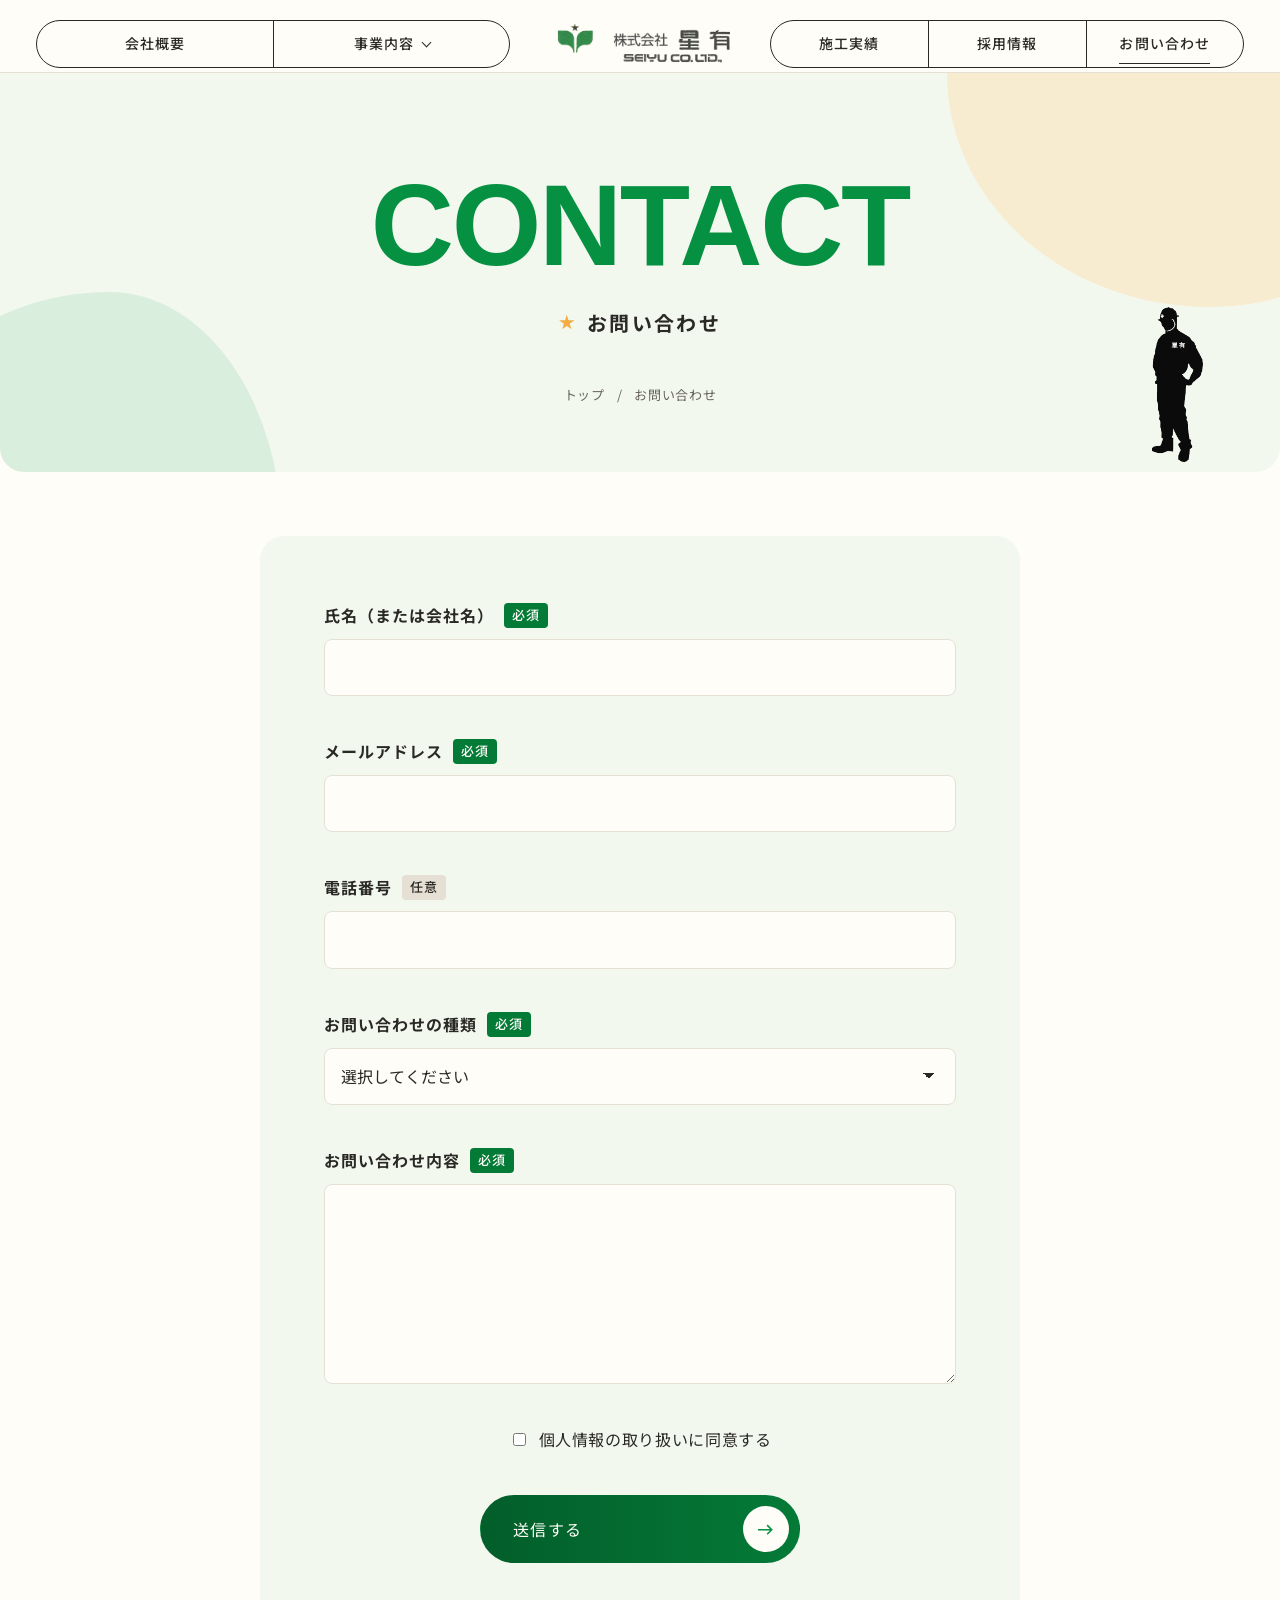
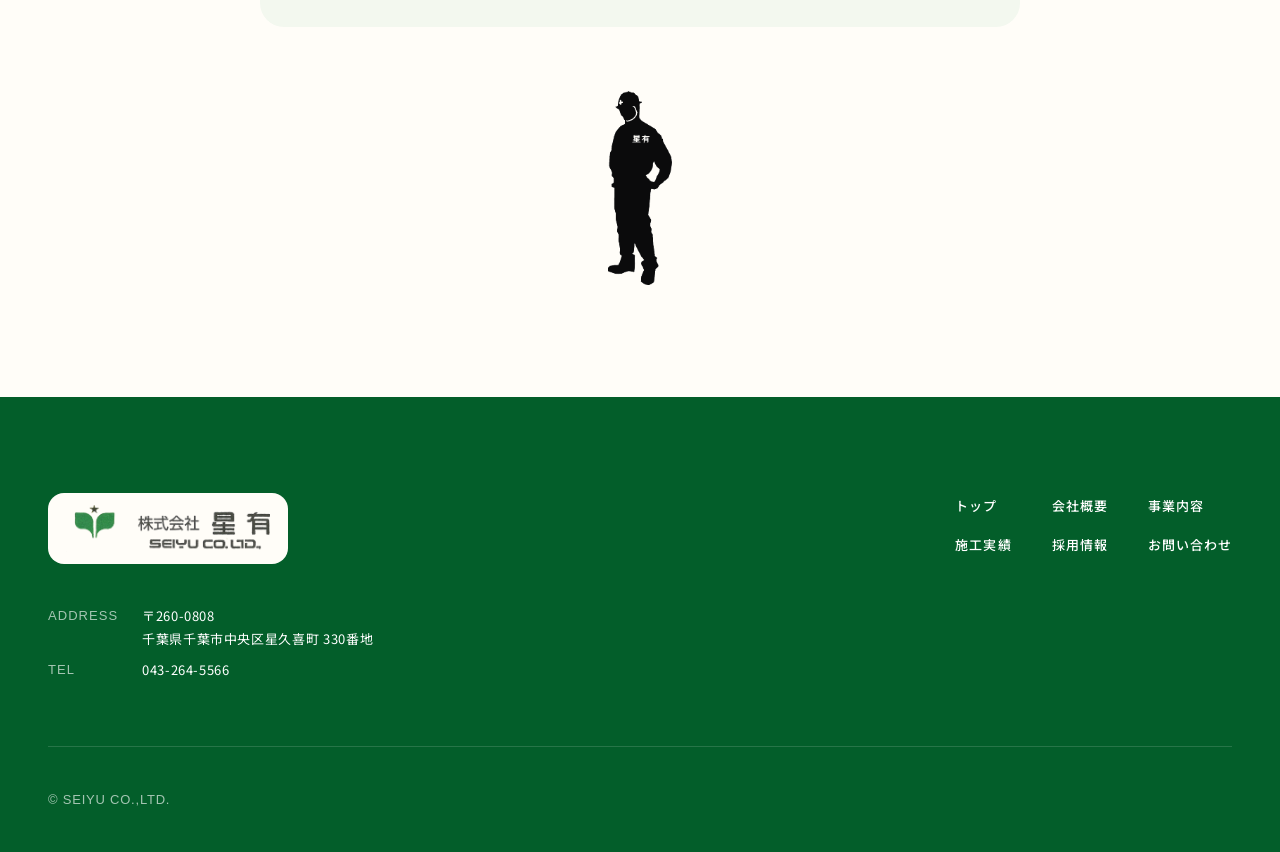
<file: contact/index.html>
<!doctype html>
<html lang="ja">
<head>
<meta charset="utf-8">
<meta name="viewport" content="width=device-width, initial-scale=1">
<meta name="robots" content="noindex, nofollow">
<meta name="generator" content="SPINOVA HP kit v1.0 master">
<title>お問い合わせ｜株式会社星有</title>
<meta name="description" content="株式会社星有へのお問い合わせはこちらから。">
<meta property="og:type" content="article">
<meta property="og:site_name" content="株式会社星有">
<meta property="og:title" content="お問い合わせ｜株式会社星有">
<meta property="og:description" content="株式会社星有へのお問い合わせはこちらから。">
<meta property="og:url" content="https://example-hp.pages.dev/contact/">
<meta property="og:image" content="https://example-hp.pages.dev/assets/ogp.jpg?v=20261112b">
<meta property="og:image:width" content="1200">
<meta property="og:image:height" content="630">
<meta name="twitter:card" content="summary_large_image">
<meta name="twitter:image" content="https://example-hp.pages.dev/assets/ogp.jpg?v=20261112b">
<link rel="preconnect" href="https://fonts.googleapis.com">
<link rel="preconnect" href="https://fonts.gstatic.com" crossorigin>
<link href="https://fonts.googleapis.com/css2?family=Noto+Sans+JP:wght@400;500;700&display=swap" rel="stylesheet">
<link rel="icon" href="../assets/favicon.ico?v=20261113135525" sizes="any">
<link rel="icon" href="../assets/favicon-32.png?v=20261113135525" type="image/png" sizes="32x32">
<link rel="apple-touch-icon" href="../assets/apple-touch-icon.png?v=20261113135525">
<link rel="stylesheet" href="../tokens.css?v=20261113135525">
<link rel="stylesheet" href="../base.css?v=20261113135525">
<link rel="stylesheet" href="../style.css?v=20261113135525">
</head>
<body class="is-sub is-sub--contact">

<header class="header">
  <nav class="nav nav--l" aria-label="メインメニュー（左）">
    <ul class="nav__list">
      <li><a href="../company/">会社概要</a></li>
      <li class="nav__has">
        <a href="../service/">事業内容<span class="nav__chev" aria-hidden="true"></span></a>
        <ul class="nav__sub">
          <li><a href="../service/concrete/">コンクリート打設</a></li>
          <li><a href="../service/scaffold/">足場工事</a></li>
          <li><a href="../service/management/">施工管理</a></li>
        </ul>
      </li>
    </ul>
  </nav>
  <a class="logo" href="../" aria-label="株式会社星有 トップへ">
    <img class="logo__w" src="../assets/logo.png?v=20261113135525" alt="" width="909" height="208">
    <img class="logo__c" src="../assets/logo.png?v=20261113135525" alt="" width="909" height="208">
  </a>
  <nav class="nav nav--r" aria-label="メインメニュー（右）">
    <ul class="nav__list">
      <li><a href="../works/">施工実績</a></li>
      <li><a href="../recruit/">採用情報</a></li>
      <li><a href="../contact/" aria-current="page">お問い合わせ</a></li>
    </ul>
  </nav>
  <div class="header__acts">
    <button class="menu-btn" type="button" aria-expanded="false" aria-controls="drawer" aria-label="メニューを開く"><span></span><span></span></button>
  </div>
</header>

<div class="drawer" id="drawer">
  <ul class="drawer__list">
    <li style="--i:0"><a href="../"><span class="drawer__en" aria-hidden="true">Top</span><span class="drawer__ja">トップ</span></a></li>
    <li style="--i:1"><a href="../company/"><span class="drawer__en" aria-hidden="true">Company</span><span class="drawer__ja">会社概要</span></a></li>
    <li style="--i:2"><a href="../service/"><span class="drawer__en" aria-hidden="true">Service</span><span class="drawer__ja">事業内容</span></a>
      <ul class="drawer__sub">
        <li><a href="../service/concrete/">コンクリート打設</a></li>
        <li><a href="../service/scaffold/">足場工事</a></li>
        <li><a href="../service/management/">施工管理</a></li>
      </ul>
    </li>
    <li style="--i:3"><a href="../works/"><span class="drawer__en" aria-hidden="true">Works</span><span class="drawer__ja">施工実績</span></a></li>
    <li style="--i:4"><a href="../recruit/"><span class="drawer__en" aria-hidden="true">Recruit</span><span class="drawer__ja">採用情報</span></a></li>
    <li style="--i:5"><a href="../contact/" aria-current="page"><span class="drawer__en" aria-hidden="true">Contact</span><span class="drawer__ja">お問い合わせ</span></a></li>
  </ul>
  <a class="drawer__tel" href="tel:0432645566" style="--i:6"><span class="drawer__tel-label">お電話でのお問い合わせ</span><span class="drawer__tel-num nb">043-264-5566</span></a>
</div>

<main>
    <section class="sub-hero">
    <div class="wrap sub-hero__head">
      <div class="ttl">
        <p class="ttl__en" aria-hidden="true"><span class="mask"><span>CONTACT</span></span></p>
        <h1 class="ttl__ja">お問い合わせ</h1>
      </div>
      <ol class="crumb"><li><a href="../">トップ</a></li><li>お問い合わせ</li></ol>
    </div>
      <img class="sub-hero__il" src="../assets/il-worker.png?v=20261113135525" alt="" width="91" height="275">
  </section>

  <section class="sec">
    <div class="wrap contact__in">
      <form class="form contact__form rv" data-todo>
        <label class="field"><span class="field__label">氏名<wbr>（または<wbr>会社名）<span class="field__req">必須</span></span><input class="field__input" type="text" name="your-name" autocomplete="name" required></label>
        <label class="field"><span class="field__label">メールアドレス<span class="field__req">必須</span></span><input class="field__input" type="email" name="your-email" autocomplete="email" required></label>
        <label class="field"><span class="field__label">電話番号<span class="field__opt">任意</span></span><input class="field__input" type="tel" name="your-tel" autocomplete="tel"></label>
        <label class="field"><span class="field__label">お問い合わせの<wbr>種類<span class="field__req">必須</span></span>
          <select class="field__input" name="inquiry-type" required><option value="">選択してください</option><option>サービスについて</option><option>お見積もりについて</option><option>採用について</option><option>取材・広報・協業に関するお問い合わせ</option><option>その他</option></select></label>
        <label class="field"><span class="field__label">お問い合わせ<wbr>内容<span class="field__req">必須</span></span><textarea class="field__input" name="your-message" required></textarea></label>
        <label class="form__agree"><input type="checkbox" name="agree" required>個人情報の<wbr>取り扱いに<wbr>同意する</label>
        <button class="btn btn--fill form__send" type="submit">送信する<span class="btn__arw"><svg viewBox="0 0 14 10" aria-hidden="true"><path d="M0 5h12M8 1l4 4-4 4" fill="none" stroke="currentColor" stroke-width="1.4"/></svg></span></button>
      </form>
      <img class="contact__il" src="../assets/il-worker.png?v=20261113135525" alt="" width="91" height="275" loading="lazy">
    </div>
  </section>

</main>

<footer class="footer">
  <div class="wrap footer__top">
    <div class="footer__co">
      <a class="footer__logo" href="../" aria-label="株式会社星有 トップへ"><img src="../assets/logo.png?v=20261113135525" alt="" width="909" height="208" loading="lazy"></a>
      <dl class="footer__info">
        <dt>ADDRESS</dt><dd><span class="nb">〒260-0808</span><br>千葉県千葉市中央区<wbr>星久喜町 330番地</dd>
        <dt>TEL</dt><dd><a class="nb" href="tel:0432645566">043-264-5566</a></dd>
      </dl>
    </div>
    <ul class="footer__nav">
      <li><a href="../">トップ</a></li>
      <li><a href="../company/">会社概要</a></li>
      <li><a href="../service/">事業内容</a></li>
      <li><a href="../works/">施工実績</a></li>
      <li><a href="../recruit/">採用情報</a></li>
      <li><a href="../contact/">お問い合わせ</a></li>
    </ul>
  </div>
  <p class="wrap footer__copy">© SEIYU CO.,LTD.</p>
</footer>

<script src="../site.js?v=20261113135525"></script>
</body>
</html>
</file>
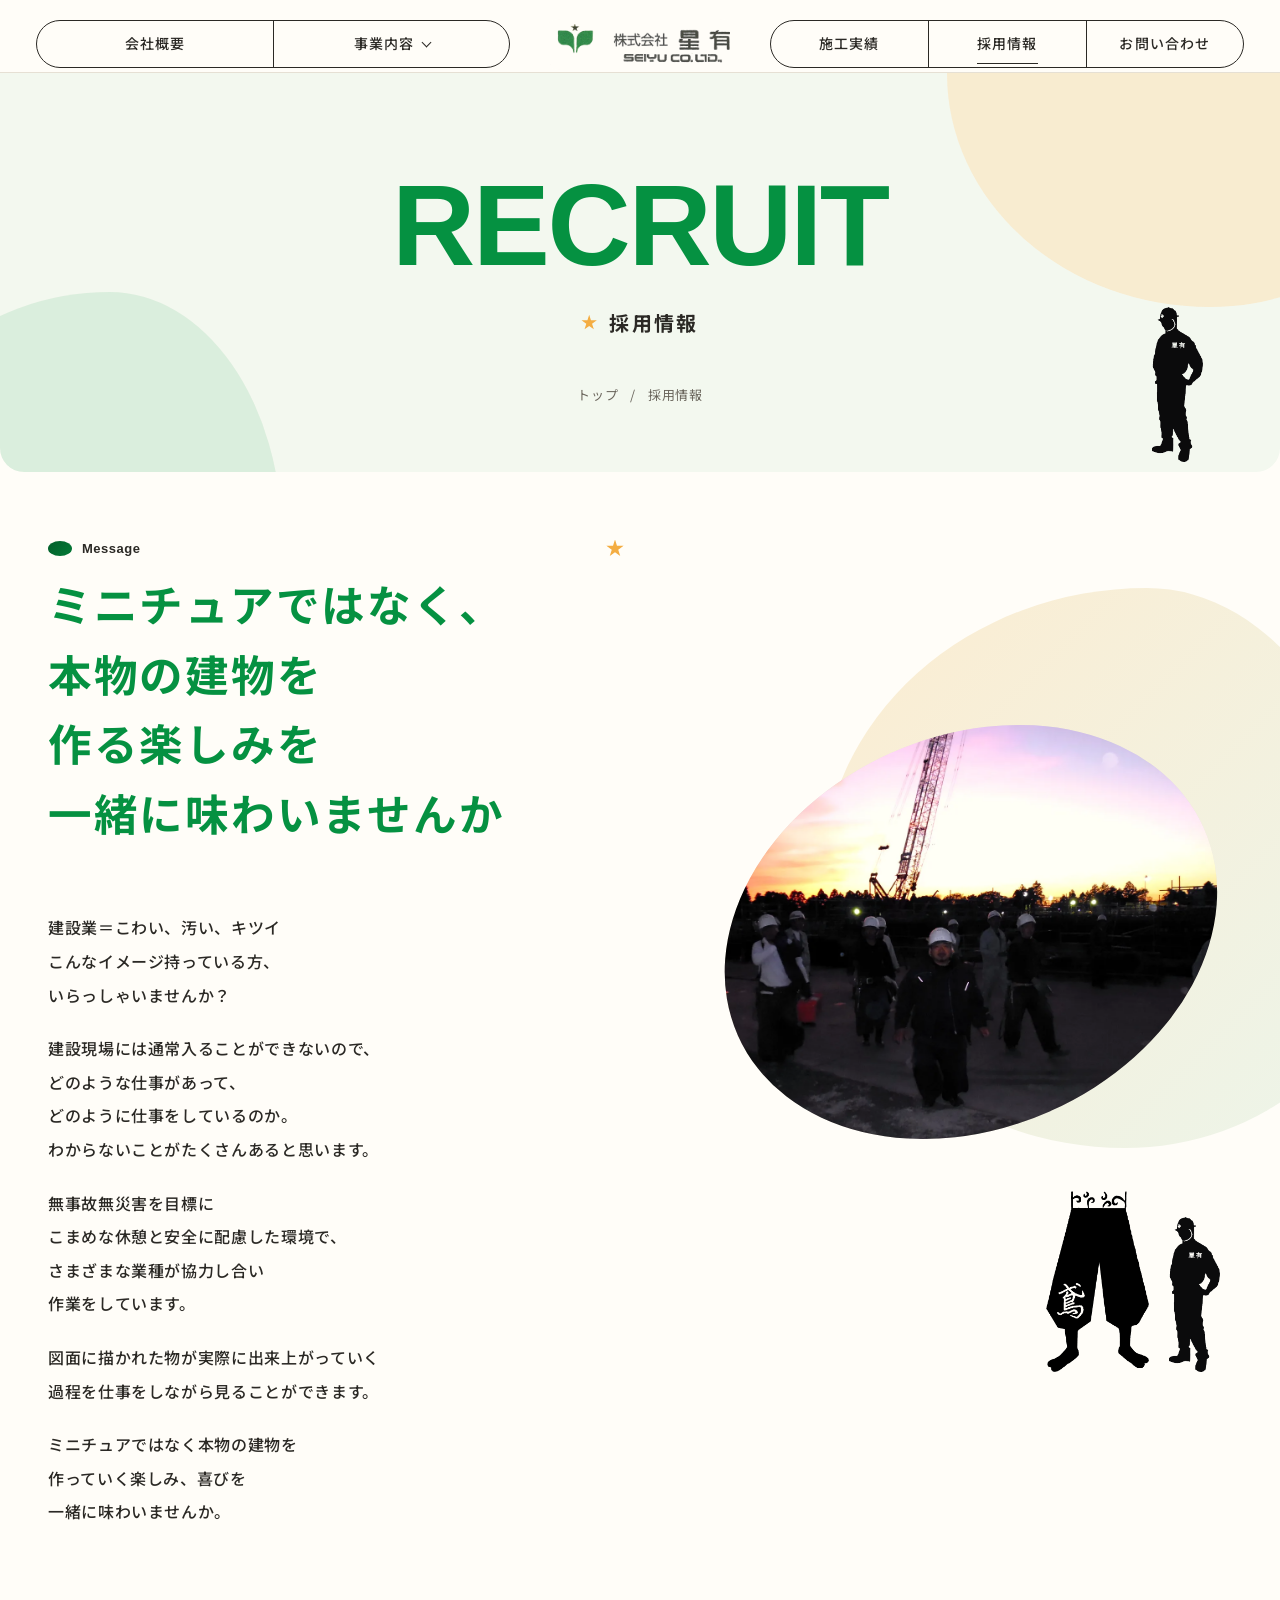
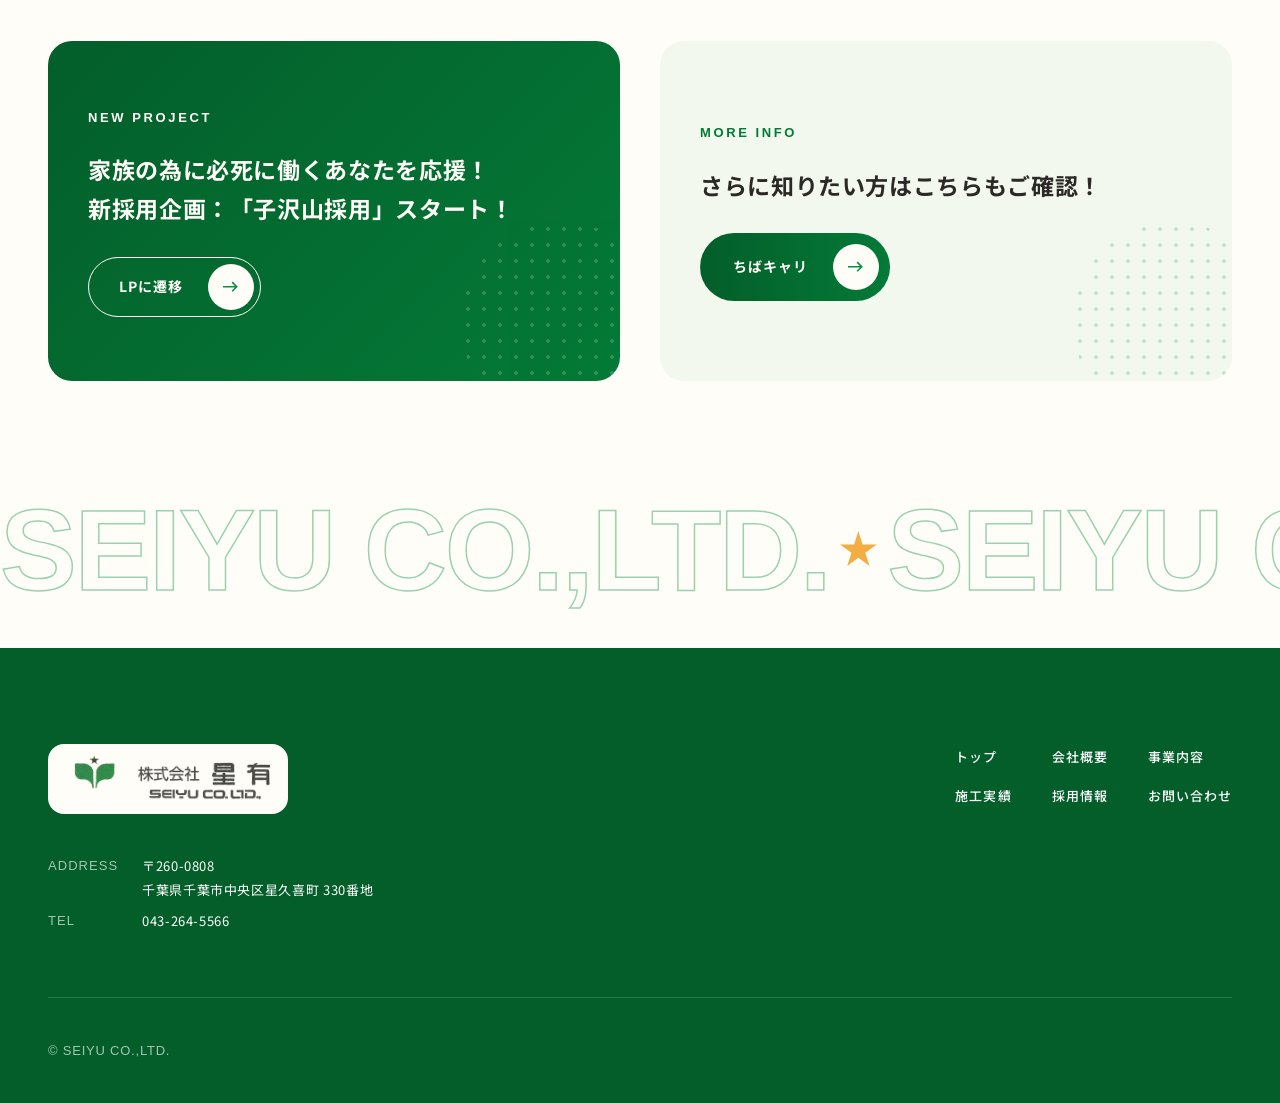
<file: recruit/index.html>
<!doctype html>
<html lang="ja">
<head>
<meta charset="utf-8">
<meta name="viewport" content="width=device-width, initial-scale=1">
<meta name="robots" content="noindex, nofollow">
<meta name="generator" content="SPINOVA HP kit v1.0 master">
<title>採用情報｜株式会社星有</title>
<meta name="description" content="株式会社星有の採用情報です。">
<meta property="og:type" content="article">
<meta property="og:site_name" content="株式会社星有">
<meta property="og:title" content="採用情報｜株式会社星有">
<meta property="og:description" content="株式会社星有の採用情報です。">
<meta property="og:url" content="https://example-hp.pages.dev/recruit/">
<meta property="og:image" content="https://example-hp.pages.dev/assets/ogp.jpg?v=20261112b">
<meta property="og:image:width" content="1200">
<meta property="og:image:height" content="630">
<meta name="twitter:card" content="summary_large_image">
<meta name="twitter:image" content="https://example-hp.pages.dev/assets/ogp.jpg?v=20261112b">
<link rel="preconnect" href="https://fonts.googleapis.com">
<link rel="preconnect" href="https://fonts.gstatic.com" crossorigin>
<link href="https://fonts.googleapis.com/css2?family=Noto+Sans+JP:wght@400;500;700&display=swap" rel="stylesheet">
<link rel="icon" href="../assets/favicon.ico?v=20261113135525" sizes="any">
<link rel="icon" href="../assets/favicon-32.png?v=20261113135525" type="image/png" sizes="32x32">
<link rel="apple-touch-icon" href="../assets/apple-touch-icon.png?v=20261113135525">
<link rel="stylesheet" href="../tokens.css?v=20261113135525">
<link rel="stylesheet" href="../base.css?v=20261113135525">
<link rel="stylesheet" href="../style.css?v=20261113135525">
</head>
<body class="is-sub is-sub--recruit">

<header class="header">
  <nav class="nav nav--l" aria-label="メインメニュー（左）">
    <ul class="nav__list">
      <li><a href="../company/">会社概要</a></li>
      <li class="nav__has">
        <a href="../service/">事業内容<span class="nav__chev" aria-hidden="true"></span></a>
        <ul class="nav__sub">
          <li><a href="../service/concrete/">コンクリート打設</a></li>
          <li><a href="../service/scaffold/">足場工事</a></li>
          <li><a href="../service/management/">施工管理</a></li>
        </ul>
      </li>
    </ul>
  </nav>
  <a class="logo" href="../" aria-label="株式会社星有 トップへ">
    <img class="logo__w" src="../assets/logo.png?v=20261113135525" alt="" width="909" height="208">
    <img class="logo__c" src="../assets/logo.png?v=20261113135525" alt="" width="909" height="208">
  </a>
  <nav class="nav nav--r" aria-label="メインメニュー（右）">
    <ul class="nav__list">
      <li><a href="../works/">施工実績</a></li>
      <li><a href="../recruit/" aria-current="page">採用情報</a></li>
      <li><a href="../contact/">お問い合わせ</a></li>
    </ul>
  </nav>
  <div class="header__acts">
    <button class="menu-btn" type="button" aria-expanded="false" aria-controls="drawer" aria-label="メニューを開く"><span></span><span></span></button>
  </div>
</header>

<div class="drawer" id="drawer">
  <ul class="drawer__list">
    <li style="--i:0"><a href="../"><span class="drawer__en" aria-hidden="true">Top</span><span class="drawer__ja">トップ</span></a></li>
    <li style="--i:1"><a href="../company/"><span class="drawer__en" aria-hidden="true">Company</span><span class="drawer__ja">会社概要</span></a></li>
    <li style="--i:2"><a href="../service/"><span class="drawer__en" aria-hidden="true">Service</span><span class="drawer__ja">事業内容</span></a>
      <ul class="drawer__sub">
        <li><a href="../service/concrete/">コンクリート打設</a></li>
        <li><a href="../service/scaffold/">足場工事</a></li>
        <li><a href="../service/management/">施工管理</a></li>
      </ul>
    </li>
    <li style="--i:3"><a href="../works/"><span class="drawer__en" aria-hidden="true">Works</span><span class="drawer__ja">施工実績</span></a></li>
    <li style="--i:4"><a href="../recruit/" aria-current="page"><span class="drawer__en" aria-hidden="true">Recruit</span><span class="drawer__ja">採用情報</span></a></li>
    <li style="--i:5"><a href="../contact/"><span class="drawer__en" aria-hidden="true">Contact</span><span class="drawer__ja">お問い合わせ</span></a></li>
  </ul>
  <a class="drawer__tel" href="tel:0432645566" style="--i:6"><span class="drawer__tel-label">お電話でのお問い合わせ</span><span class="drawer__tel-num nb">043-264-5566</span></a>
</div>

<main>
    <section class="sub-hero">
    <div class="wrap sub-hero__head">
      <div class="ttl">
        <p class="ttl__en" aria-hidden="true"><span class="mask"><span>RECRUIT</span></span></p>
        <h1 class="ttl__ja">採用情報</h1>
      </div>
      <ol class="crumb"><li><a href="../">トップ</a></li><li>採用情報</li></ol>
    </div>
      <img class="sub-hero__il" src="../assets/il-worker.png?v=20261113135525" alt="" width="91" height="275">
  </section>

  <section class="sec passion">
    <div class="wrap passion__in">
      <div class="passion__txt">
        <div class="hd">
          <p class="hd__en" aria-hidden="true">Message</p>
          <h2 class="passion__lead">ミニチュアではなく、<br>本物の<wbr>建物を<wbr>作る楽しみを<br>一緒に<wbr>味わいませんか</h2>
        </div>
        <div class="txt passion__body rv">
          <p><span class="nb">建設業＝こわい、</span><wbr><span class="nb">汚い、</span><wbr><span class="nb">キツイ</span><br><span class="nb">こんなイメージ持っている方、</span><br><span class="nb">いらっしゃいませんか？</span></p>
          <p>建設現場には<wbr>通常入ることができないので、<br><span class="nb">どのような仕事があって、</span><br>どのように<wbr>仕事をしているのか。<br>わからないことがたくさんあると<wbr>思います。</p>
          <p><span class="nb">無事故無災害を目標に</span><br>こまめな<wbr>休憩と<wbr>安全に<wbr>配慮した<wbr>環境で、<br><span class="nb">さまざまな業種が協力し合い</span><br><span class="nb">作業をしています。</span></p>
          <p>図面に<wbr>描かれた<wbr>物が<wbr>実際に<wbr>出来上がっていく<br>過程を<wbr>仕事をしながら<wbr>見ることができます。</p>
          <p>ミニチュアではなく<wbr>本物の<wbr>建物を<br><span class="nb">作っていく楽しみ、</span><wbr><span class="nb">喜びを</span><br><span class="nb">一緒に味わいませんか。</span></p>
        </div>
      </div>
      <div class="passion__side">
        <figure class="passion__photo" data-todo><span class="oval"><img data-bleed src="../assets/recruit.webp?v=20261113135525" alt="現場に並ぶ星有の社員" width="1600" height="1200" loading="lazy"></span></figure>
        <div class="passion__ils" aria-hidden="true">
          <img class="passion__il passion__il--tobi" src="../assets/il-tobi.png?v=20261113135525" alt="" width="193" height="341" loading="lazy">
          <img class="passion__il passion__il--worker" src="../assets/il-worker.png?v=20261113135525" alt="" width="91" height="275" loading="lazy">
        </div>
      </div>
    </div>
  </section>

  <section class="sec entry">
    <div class="wrap entry__in">
      <div class="entry__card entry__card--lp rv">
        <p class="entry__en" aria-hidden="true"><span class="nb">NEW PROJECT</span></p>
        <p class="entry__ttl">家族の為に<wbr><span class="nb">必死に働くあなたを応援！</span><br>新採用企画：<wbr><span class="nb">「子沢山採用」スタート！</span></p>
        <a class="btn btn--w" href="#" data-todo>LPに<wbr>遷移<span class="btn__arw"><svg viewBox="0 0 14 10" aria-hidden="true"><path d="M0 5h12M8 1l4 4-4 4" fill="none" stroke="currentColor" stroke-width="1.4"/></svg></span></a>
      </div>
      <div class="entry__card entry__card--more rv">
        <p class="entry__en" aria-hidden="true"><span class="nb">MORE INFO</span></p>
        <p class="entry__ttl">さらに知りたい方は<wbr><span class="nb">こちらもご確認！</span></p>
        <a class="btn btn--fill" href="https://www.chibacari.com/career/company/detail/?id=10202277&amp;job_id=20231072#nav-tabs-nav-top" target="_blank" rel="noopener">ちばキャリ<span class="btn__arw"><svg viewBox="0 0 14 10" aria-hidden="true"><path d="M0 5h12M8 1l4 4-4 4" fill="none" stroke="currentColor" stroke-width="1.4"/></svg></span></a>
      </div>
    </div>
  </section>

  <div class="loop" aria-hidden="true"><div class="loop__in"><span>SEIYU CO.,LTD.</span><i class="loop__star"></i><span>SEIYU CO.,LTD.</span><i class="loop__star"></i><span>SEIYU CO.,LTD.</span><i class="loop__star"></i><span>SEIYU CO.,LTD.</span><i class="loop__star"></i></div></div>

</main>

<footer class="footer">
  <div class="wrap footer__top">
    <div class="footer__co">
      <a class="footer__logo" href="../" aria-label="株式会社星有 トップへ"><img src="../assets/logo.png?v=20261113135525" alt="" width="909" height="208" loading="lazy"></a>
      <dl class="footer__info">
        <dt>ADDRESS</dt><dd><span class="nb">〒260-0808</span><br>千葉県千葉市中央区<wbr>星久喜町 330番地</dd>
        <dt>TEL</dt><dd><a class="nb" href="tel:0432645566">043-264-5566</a></dd>
      </dl>
    </div>
    <ul class="footer__nav">
      <li><a href="../">トップ</a></li>
      <li><a href="../company/">会社概要</a></li>
      <li><a href="../service/">事業内容</a></li>
      <li><a href="../works/">施工実績</a></li>
      <li><a href="../recruit/">採用情報</a></li>
      <li><a href="../contact/">お問い合わせ</a></li>
    </ul>
  </div>
  <p class="wrap footer__copy">© SEIYU CO.,LTD.</p>
</footer>

<script src="../site.js?v=20261113135525"></script>
</body>
</html>
</file>
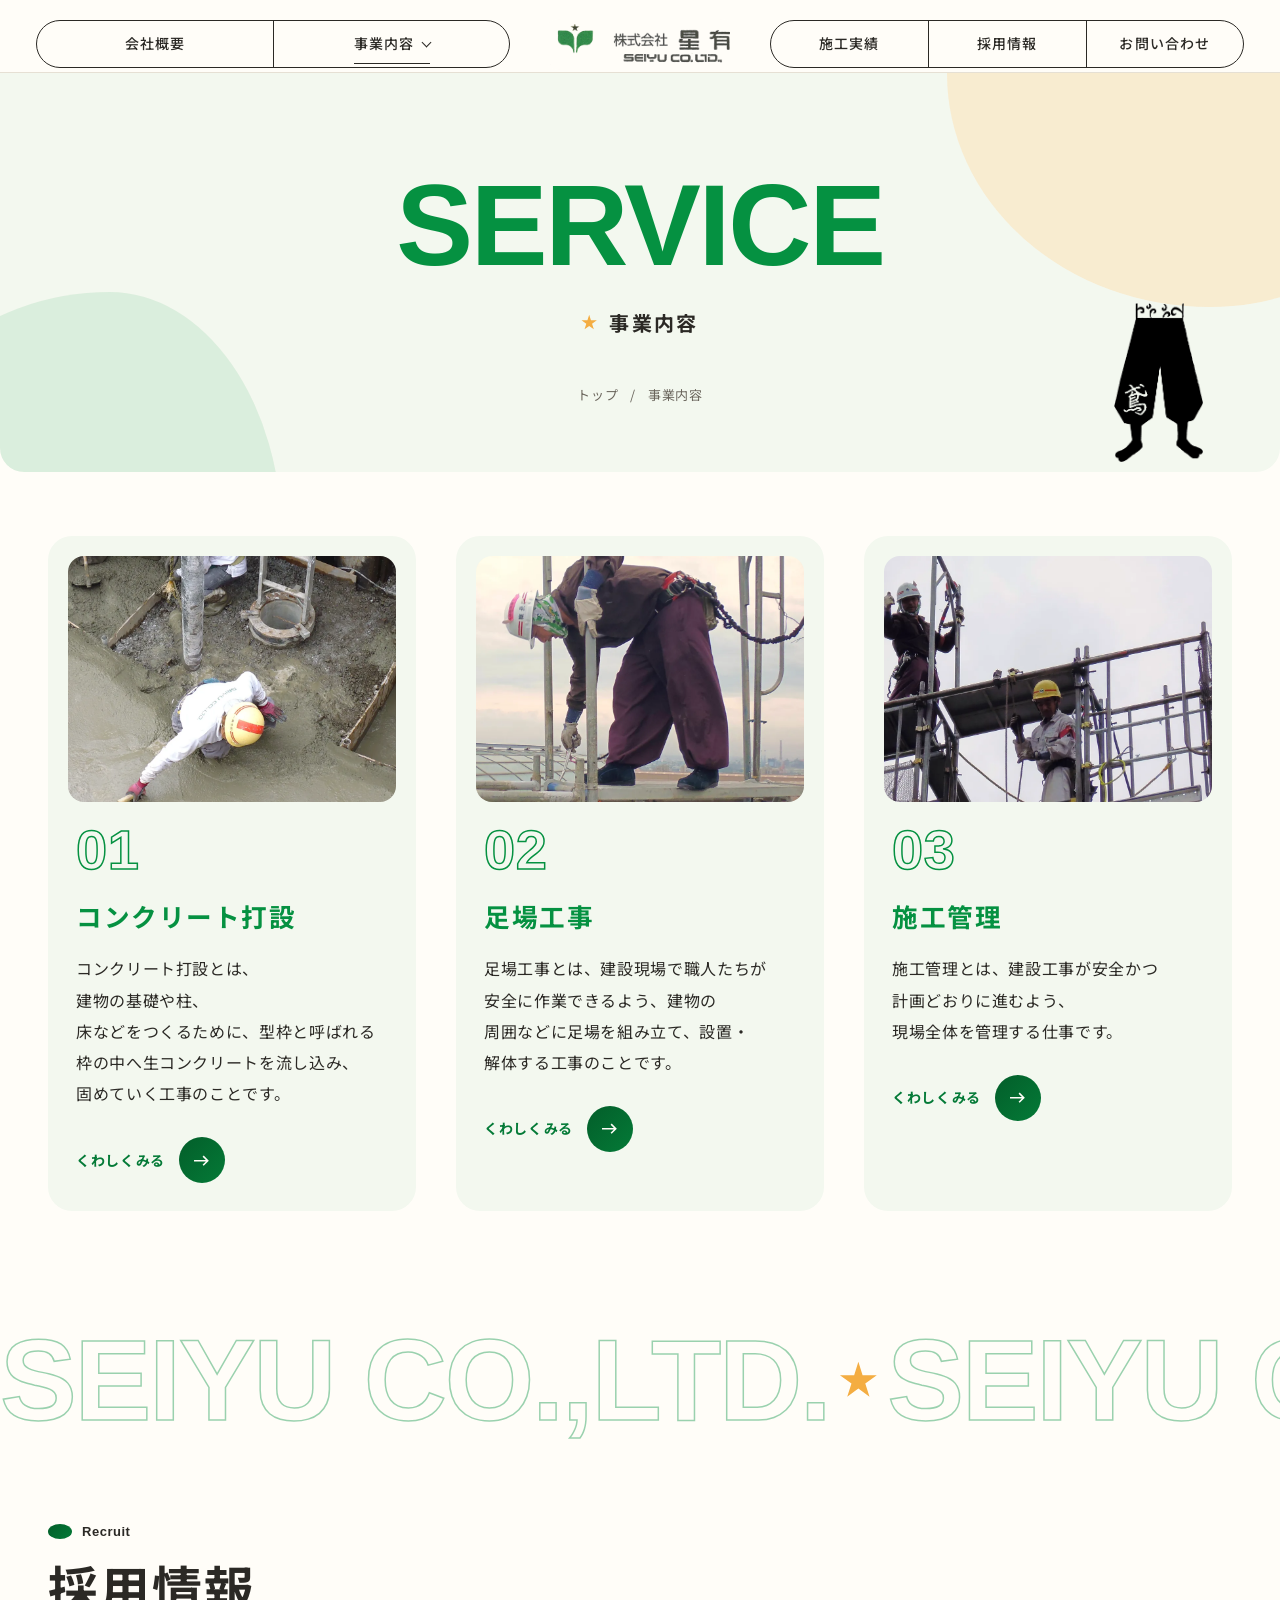
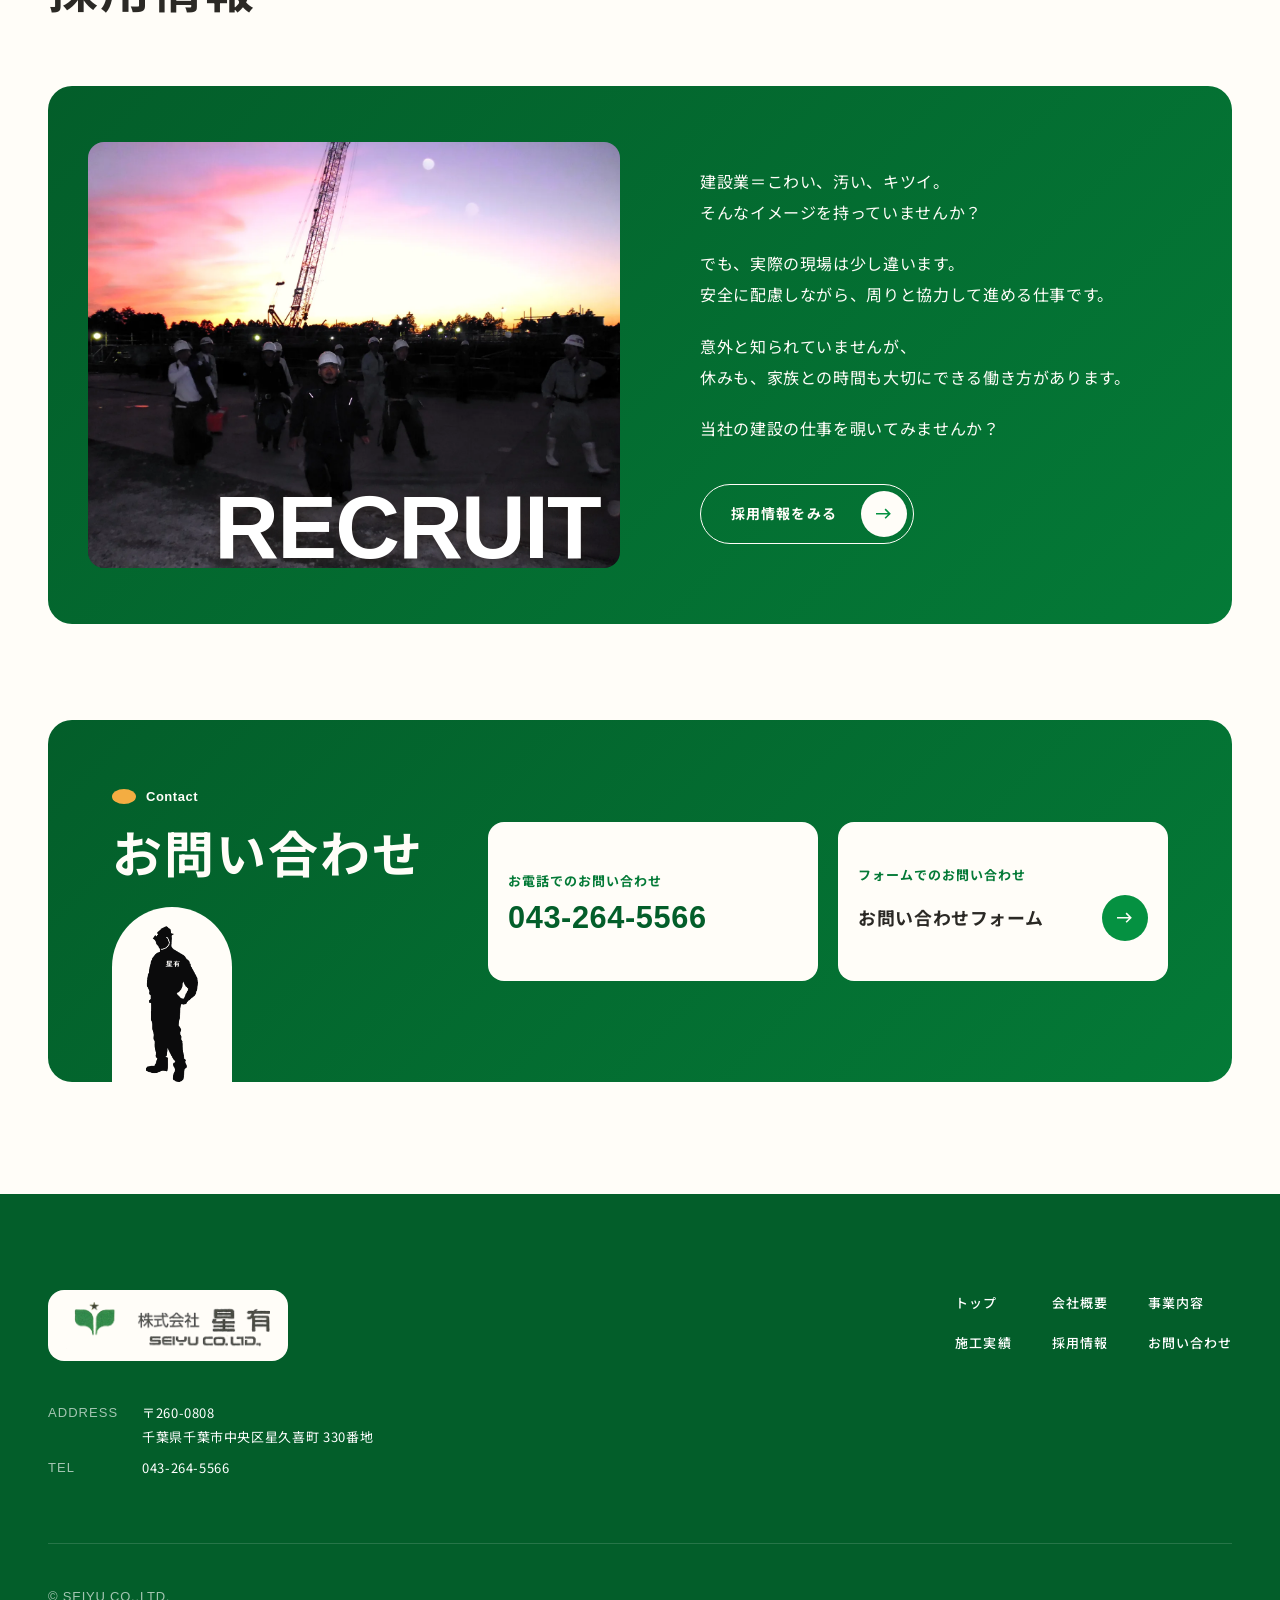
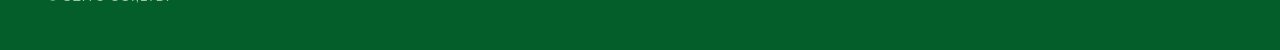
<file: service/index.html>
<!doctype html>
<html lang="ja">
<head>
<meta charset="utf-8">
<meta name="viewport" content="width=device-width, initial-scale=1">
<meta name="robots" content="noindex, nofollow">
<meta name="generator" content="SPINOVA HP kit v1.0 master">
<title>事業内容｜株式会社星有</title>
<meta name="description" content="株式会社星有の事業内容（コンクリート打設・足場工事・施工管理）です。">
<meta property="og:type" content="article">
<meta property="og:site_name" content="株式会社星有">
<meta property="og:title" content="事業内容｜株式会社星有">
<meta property="og:description" content="株式会社星有の事業内容（コンクリート打設・足場工事・施工管理）です。">
<meta property="og:url" content="https://example-hp.pages.dev/service/">
<meta property="og:image" content="https://example-hp.pages.dev/assets/ogp.jpg?v=20261112b">
<meta property="og:image:width" content="1200">
<meta property="og:image:height" content="630">
<meta name="twitter:card" content="summary_large_image">
<meta name="twitter:image" content="https://example-hp.pages.dev/assets/ogp.jpg?v=20261112b">
<link rel="preconnect" href="https://fonts.googleapis.com">
<link rel="preconnect" href="https://fonts.gstatic.com" crossorigin>
<link href="https://fonts.googleapis.com/css2?family=Noto+Sans+JP:wght@400;500;700&display=swap" rel="stylesheet">
<link rel="icon" href="../assets/favicon.ico?v=20261113135525" sizes="any">
<link rel="icon" href="../assets/favicon-32.png?v=20261113135525" type="image/png" sizes="32x32">
<link rel="apple-touch-icon" href="../assets/apple-touch-icon.png?v=20261113135525">
<link rel="stylesheet" href="../tokens.css?v=20261113135525">
<link rel="stylesheet" href="../base.css?v=20261113135525">
<link rel="stylesheet" href="../style.css?v=20261113135525">
</head>
<body class="is-sub is-sub--service">

<header class="header">
  <nav class="nav nav--l" aria-label="メインメニュー（左）">
    <ul class="nav__list">
      <li><a href="../company/">会社概要</a></li>
      <li class="nav__has">
        <a href="../service/" aria-current="page">事業内容<span class="nav__chev" aria-hidden="true"></span></a>
        <ul class="nav__sub">
          <li><a href="../service/concrete/">コンクリート打設</a></li>
          <li><a href="../service/scaffold/">足場工事</a></li>
          <li><a href="../service/management/">施工管理</a></li>
        </ul>
      </li>
    </ul>
  </nav>
  <a class="logo" href="../" aria-label="株式会社星有 トップへ">
    <img class="logo__w" src="../assets/logo.png?v=20261113135525" alt="" width="909" height="208">
    <img class="logo__c" src="../assets/logo.png?v=20261113135525" alt="" width="909" height="208">
  </a>
  <nav class="nav nav--r" aria-label="メインメニュー（右）">
    <ul class="nav__list">
      <li><a href="../works/">施工実績</a></li>
      <li><a href="../recruit/">採用情報</a></li>
      <li><a href="../contact/">お問い合わせ</a></li>
    </ul>
  </nav>
  <div class="header__acts">
    <button class="menu-btn" type="button" aria-expanded="false" aria-controls="drawer" aria-label="メニューを開く"><span></span><span></span></button>
  </div>
</header>

<div class="drawer" id="drawer">
  <ul class="drawer__list">
    <li style="--i:0"><a href="../"><span class="drawer__en" aria-hidden="true">Top</span><span class="drawer__ja">トップ</span></a></li>
    <li style="--i:1"><a href="../company/"><span class="drawer__en" aria-hidden="true">Company</span><span class="drawer__ja">会社概要</span></a></li>
    <li style="--i:2"><a href="../service/" aria-current="page"><span class="drawer__en" aria-hidden="true">Service</span><span class="drawer__ja">事業内容</span></a>
      <ul class="drawer__sub">
        <li><a href="../service/concrete/">コンクリート打設</a></li>
        <li><a href="../service/scaffold/">足場工事</a></li>
        <li><a href="../service/management/">施工管理</a></li>
      </ul>
    </li>
    <li style="--i:3"><a href="../works/"><span class="drawer__en" aria-hidden="true">Works</span><span class="drawer__ja">施工実績</span></a></li>
    <li style="--i:4"><a href="../recruit/"><span class="drawer__en" aria-hidden="true">Recruit</span><span class="drawer__ja">採用情報</span></a></li>
    <li style="--i:5"><a href="../contact/"><span class="drawer__en" aria-hidden="true">Contact</span><span class="drawer__ja">お問い合わせ</span></a></li>
  </ul>
  <a class="drawer__tel" href="tel:0432645566" style="--i:6"><span class="drawer__tel-label">お電話でのお問い合わせ</span><span class="drawer__tel-num nb">043-264-5566</span></a>
</div>

<main>
    <section class="sub-hero">
    <div class="wrap sub-hero__head">
      <div class="ttl">
        <p class="ttl__en" aria-hidden="true"><span class="mask"><span>SERVICE</span></span></p>
        <h1 class="ttl__ja">事業内容</h1>
      </div>
      <ol class="crumb"><li><a href="../">トップ</a></li><li>事業内容</li></ol>
    </div>
      <img class="sub-hero__il sub-hero__il--tobi" src="../assets/il-tobi.png?v=20261113135525" alt="" width="193" height="341">
  </section>

  <section class="sec">
    <div class="wrap">
      <ul class="cards">
        <li class="cards__item rv">
          <a class="cards__link" href="../service/concrete/">
            <figure class="cards__img"><img src="../assets/cc-about.webp?v=20261113135525" alt="生コンクリートを仕上げる職人" width="1000" height="1000" loading="lazy"></figure>
            <div class="cards__txt">
              <p class="cards__no" aria-hidden="true">01</p>
              <h2 class="cards__ttl">コンクリート打設</h2>
              <p><span class="nb">コンクリート打設とは、</span><wbr><span class="nb">建物の基礎や柱、</span><wbr><span class="nb">床などをつくるために、</span><wbr><wbr>型枠と<wbr>呼ばれる<wbr>枠の<wbr>中へ<wbr>生コンクリートを<wbr>流し込み、<wbr><span class="nb">固めていく工事のことです。</span></p>
              <span class="cards__more">くわしくみる<span class="btn__arw"><svg viewBox="0 0 14 10" aria-hidden="true"><path d="M0 5h12M8 1l4 4-4 4" fill="none" stroke="currentColor" stroke-width="1.4"/></svg></span></span>
            </div>
          </a>
        </li>
        <li class="cards__item rv">
          <a class="cards__link" href="../service/scaffold/">
            <figure class="cards__img"><img src="../assets/sc-about.webp?v=20261113135525" alt="足場の上で作業する鳶職人" width="1000" height="1278" loading="lazy"></figure>
            <div class="cards__txt">
              <p class="cards__no" aria-hidden="true">02</p>
              <h2 class="cards__ttl">足場工事</h2>
              <p><span class="nb">足場工事とは、</span><wbr><wbr>建設現場で<wbr>職人たちが<wbr>安全に<wbr>作業できるよう、<wbr><wbr>建物の<wbr>周囲などに<wbr>足場を<wbr>組み立て、<wbr><wbr>設置・解体する<wbr>工事のことです。</p>
              <span class="cards__more">くわしくみる<span class="btn__arw"><svg viewBox="0 0 14 10" aria-hidden="true"><path d="M0 5h12M8 1l4 4-4 4" fill="none" stroke="currentColor" stroke-width="1.4"/></svg></span></span>
            </div>
          </a>
        </li>
        <li class="cards__item rv">
          <a class="cards__link" href="../service/management/">
            <figure class="cards__img"><img src="../assets/mg-about.webp?v=20261113135525" alt="足場の上で確かめる作業員" width="1000" height="972" loading="lazy"></figure>
            <div class="cards__txt">
              <p class="cards__no" aria-hidden="true">03</p>
              <h2 class="cards__ttl">施工管理</h2>
              <p><span class="nb">施工管理とは、</span><wbr><wbr>建設工事が<wbr>安全かつ<wbr>計画どおりに<wbr>進むよう、<wbr><span class="nb">現場全体を管理する仕事です。</span></p>
              <span class="cards__more">くわしくみる<span class="btn__arw"><svg viewBox="0 0 14 10" aria-hidden="true"><path d="M0 5h12M8 1l4 4-4 4" fill="none" stroke="currentColor" stroke-width="1.4"/></svg></span></span>
            </div>
          </a>
        </li>
      </ul>
    </div>
  </section>

  <div class="loop" aria-hidden="true"><div class="loop__in"><span>SEIYU CO.,LTD.</span><i class="loop__star"></i><span>SEIYU CO.,LTD.</span><i class="loop__star"></i><span>SEIYU CO.,LTD.</span><i class="loop__star"></i><span>SEIYU CO.,LTD.</span><i class="loop__star"></i></div></div>

    <div class="duo" id="recruit">
    <section class="duo__item duo__item--recruit">
      <div class="hd">
        <p class="hd__en" aria-hidden="true">Recruit</p>
        <h2 class="hd__ja">採用情報</h2>
      </div>
      <div class="duo__card rv">
        <div class="duo__photo"><img src="../assets/recruit.webp?v=20261113135525" alt="現場に並ぶ星有の社員" width="1600" height="1200" loading="lazy" data-todo><p class="duo__big" aria-hidden="true" data-on-photo>RECRUIT</p></div>
        <div class="duo__in">
          <div class="txt">
            <p>建設業＝こわい、<wbr>汚い、<wbr>キツイ。<br><span class="nb">そんなイメージを</span><wbr><span class="nb">持っていませんか？</span></p>
            <p>でも、<wbr>実際の<wbr>現場は<wbr>少し<wbr>違います。<br>安全に<wbr>配慮しながら、<wbr>周りと<wbr>協力して<wbr>進める<wbr>仕事です。</p>
            <p>意外と<wbr>知られていませんが、<br>休みも、<wbr>家族との<wbr>時間も<wbr>大切に<wbr>できる<wbr>働き方が<wbr>あります。</p>
            <p>当社の<wbr>建設の<wbr>仕事を<wbr>覗いてみませんか？</p>
          </div>
          <a class="btn btn--w" href="../recruit/">採用情報をみる<span class="btn__arw"><svg viewBox="0 0 14 10" aria-hidden="true"><path d="M0 5h12M8 1l4 4-4 4" fill="none" stroke="currentColor" stroke-width="1.4"/></svg></span></a>
        </div>
      </div>
    </section>
    <section class="duo__item duo__item--contact">
      <div class="hd">
        <p class="hd__en" aria-hidden="true">Contact</p>
        <h2 class="hd__ja nb">お問い合わせ</h2>
      </div>
      <div class="duo__ways">
        <a class="duo__way" href="tel:0432645566"><span class="duo__way-label">お電話でのお問い合わせ</span><span class="duo__tel-num nb">043-264-5566</span></a>
        <a class="duo__way" href="../contact/"><span class="duo__way-label">フォームでのお問い合わせ</span><span class="duo__way-go"><span class="nb">お問い合わせフォーム</span><span class="btn__arw"><svg viewBox="0 0 14 10" aria-hidden="true"><path d="M0 5h12M8 1l4 4-4 4" fill="none" stroke="currentColor" stroke-width="1.4"/></svg></span></span></a>
      </div>
      <img class="duo__il" src="../assets/il-worker.png?v=20261113135525" alt="" width="91" height="275" loading="lazy">
    </section>
  </div>
  
</main>

<footer class="footer">
  <div class="wrap footer__top">
    <div class="footer__co">
      <a class="footer__logo" href="../" aria-label="株式会社星有 トップへ"><img src="../assets/logo.png?v=20261113135525" alt="" width="909" height="208" loading="lazy"></a>
      <dl class="footer__info">
        <dt>ADDRESS</dt><dd><span class="nb">〒260-0808</span><br>千葉県千葉市中央区<wbr>星久喜町 330番地</dd>
        <dt>TEL</dt><dd><a class="nb" href="tel:0432645566">043-264-5566</a></dd>
      </dl>
    </div>
    <ul class="footer__nav">
      <li><a href="../">トップ</a></li>
      <li><a href="../company/">会社概要</a></li>
      <li><a href="../service/">事業内容</a></li>
      <li><a href="../works/">施工実績</a></li>
      <li><a href="../recruit/">採用情報</a></li>
      <li><a href="../contact/">お問い合わせ</a></li>
    </ul>
  </div>
  <p class="wrap footer__copy">© SEIYU CO.,LTD.</p>
</footer>

<script src="../site.js?v=20261113135525"></script>
</body>
</html>
</file>
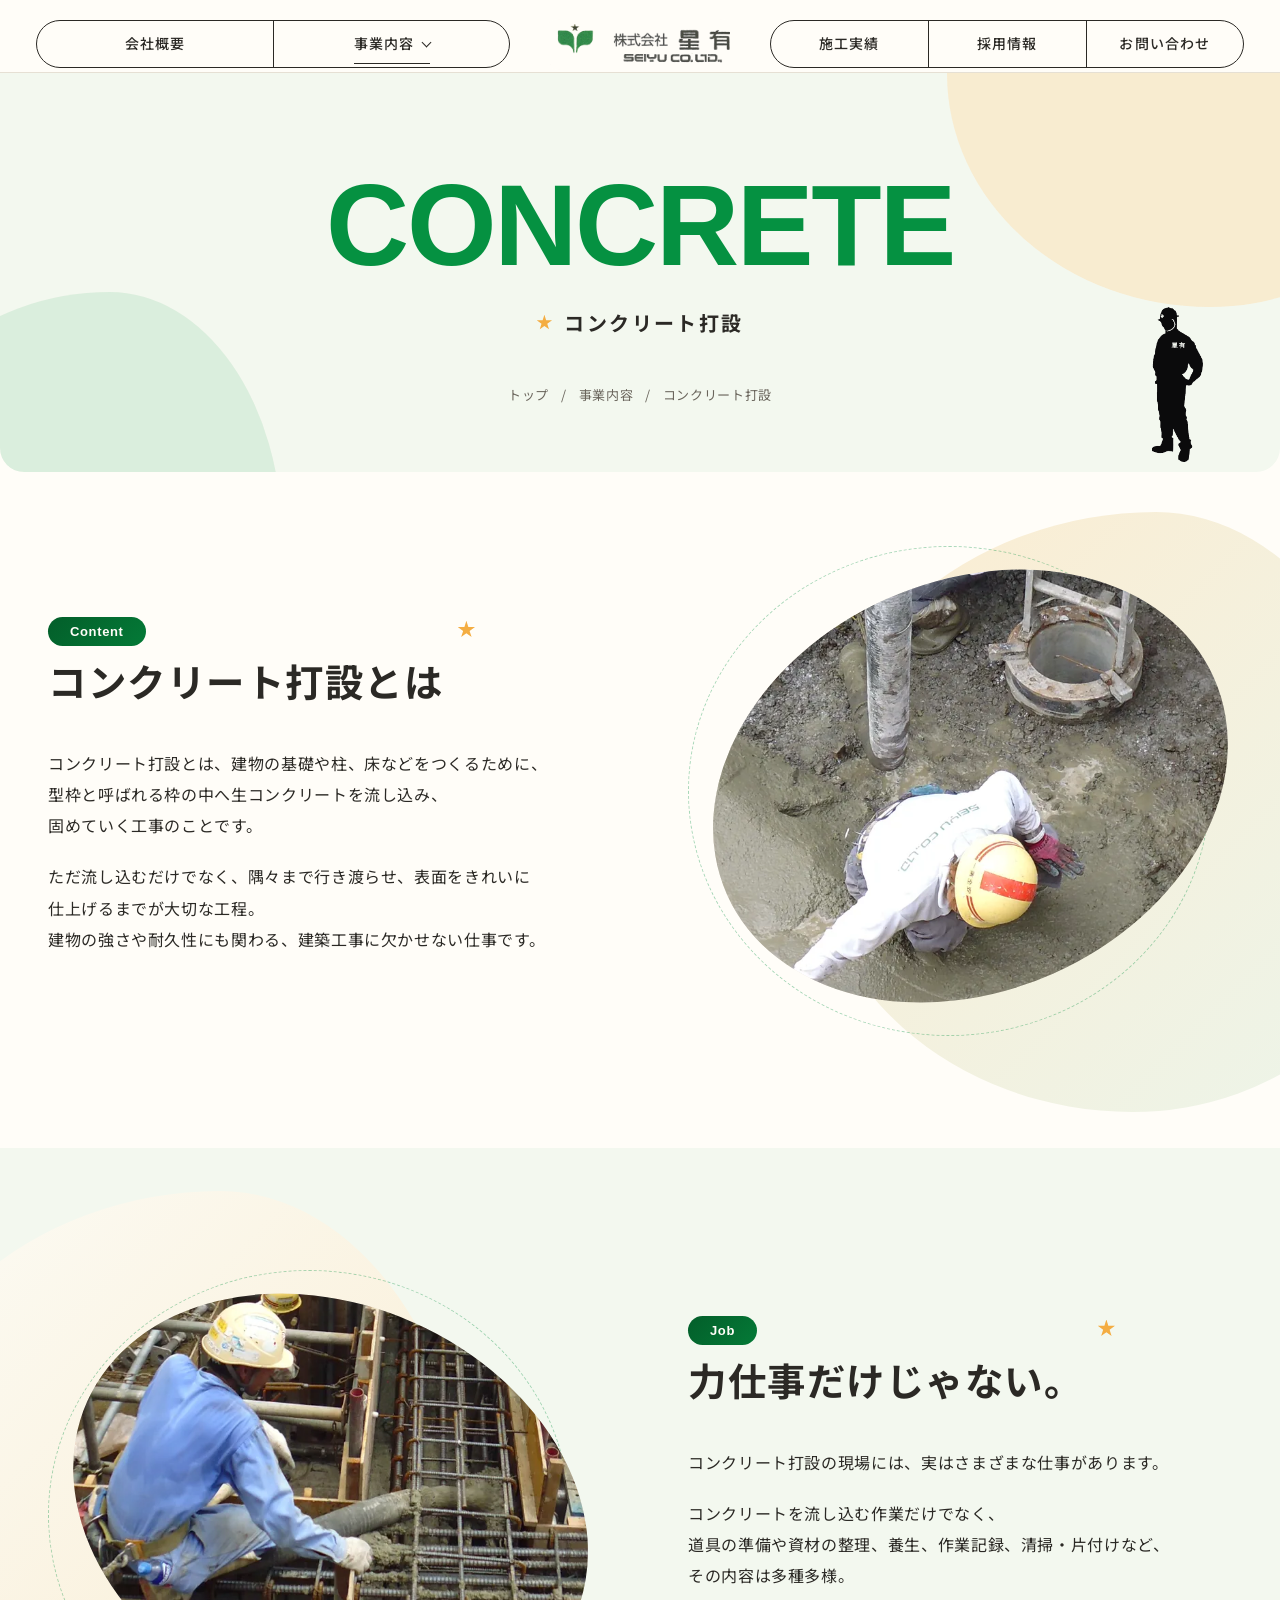
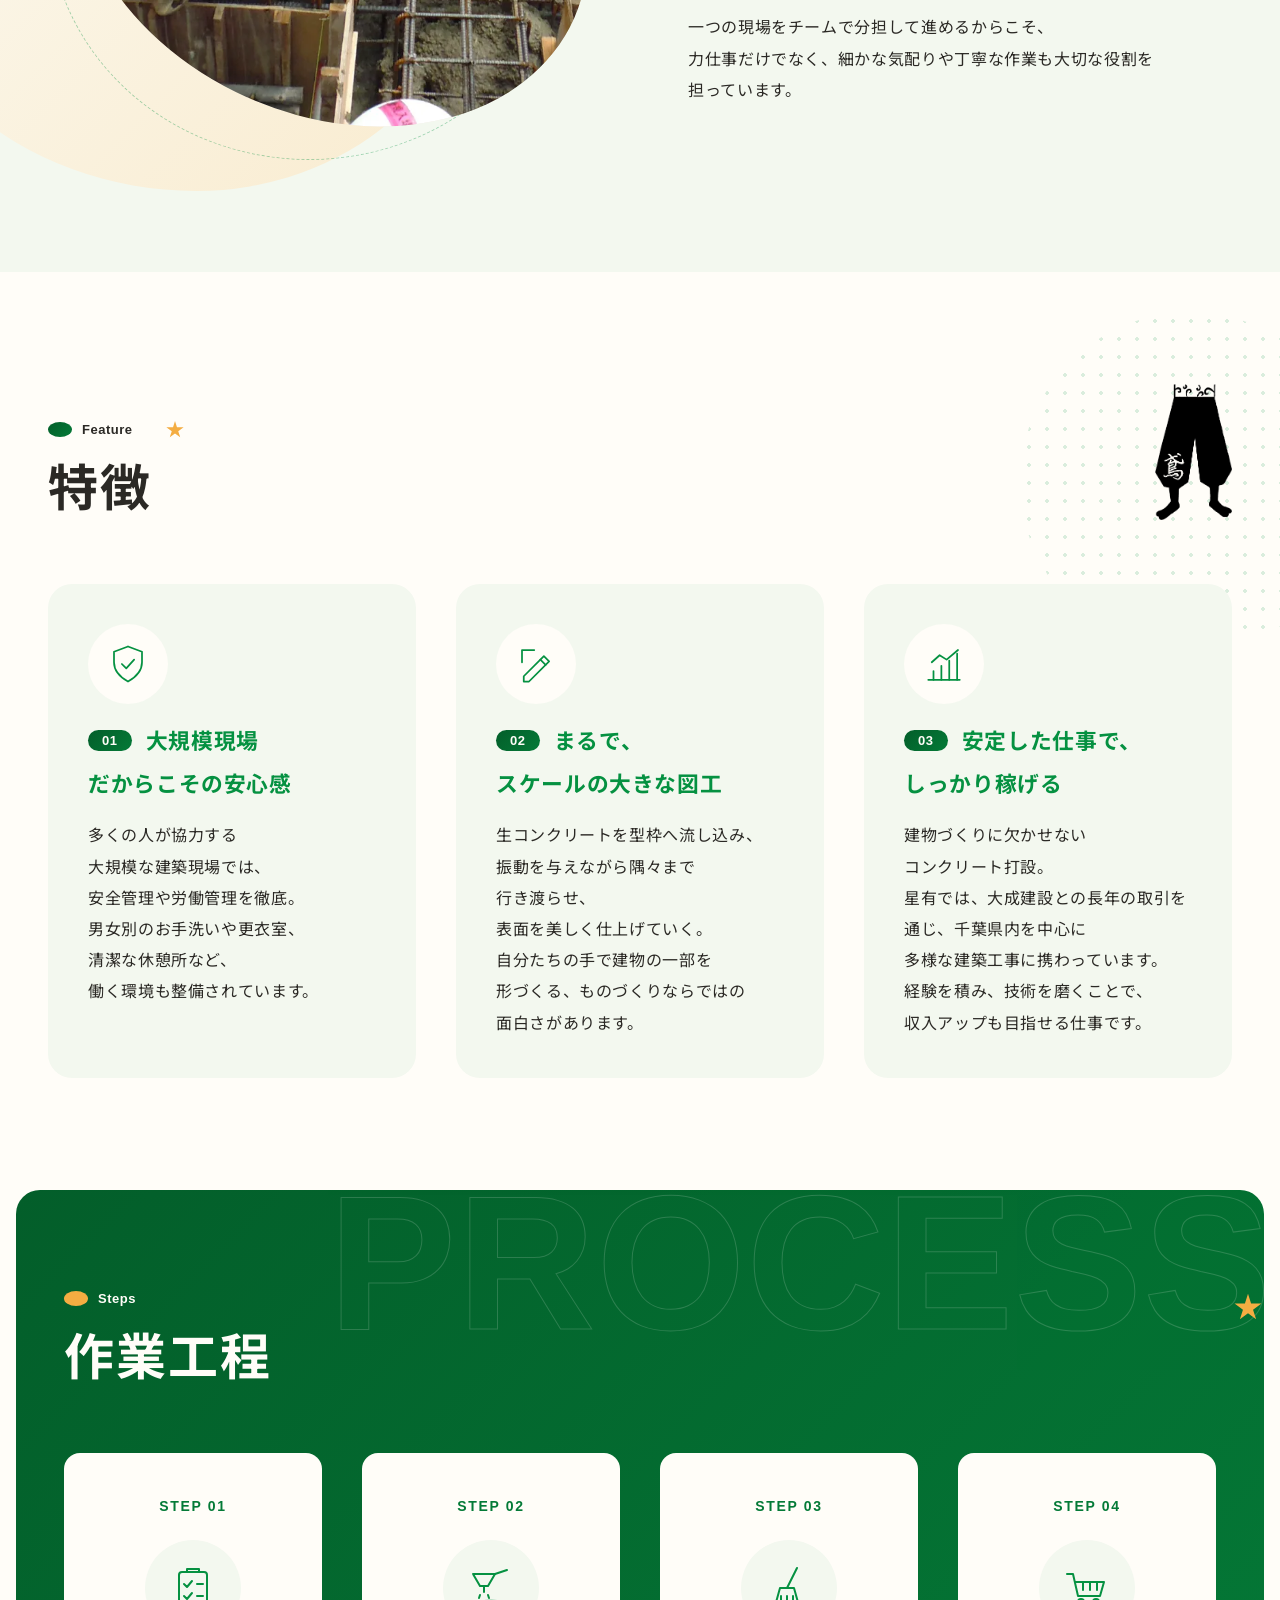
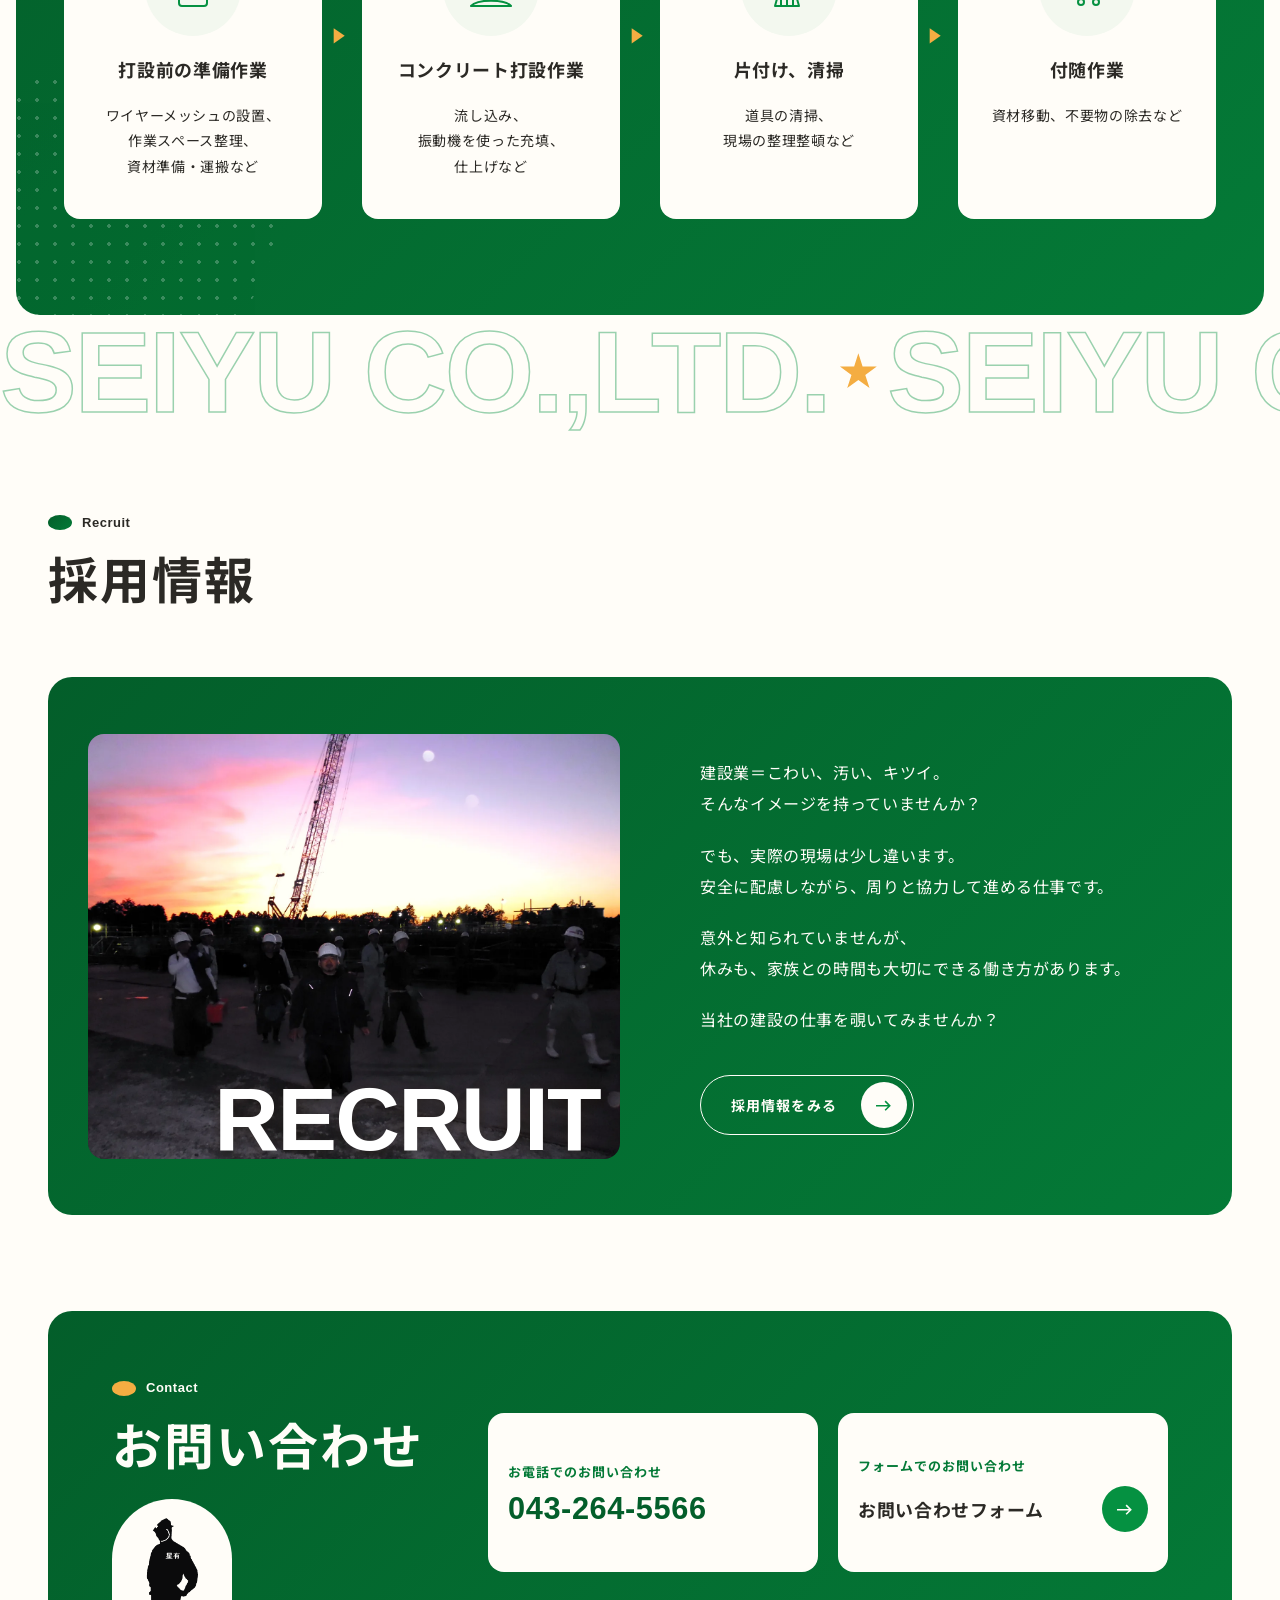
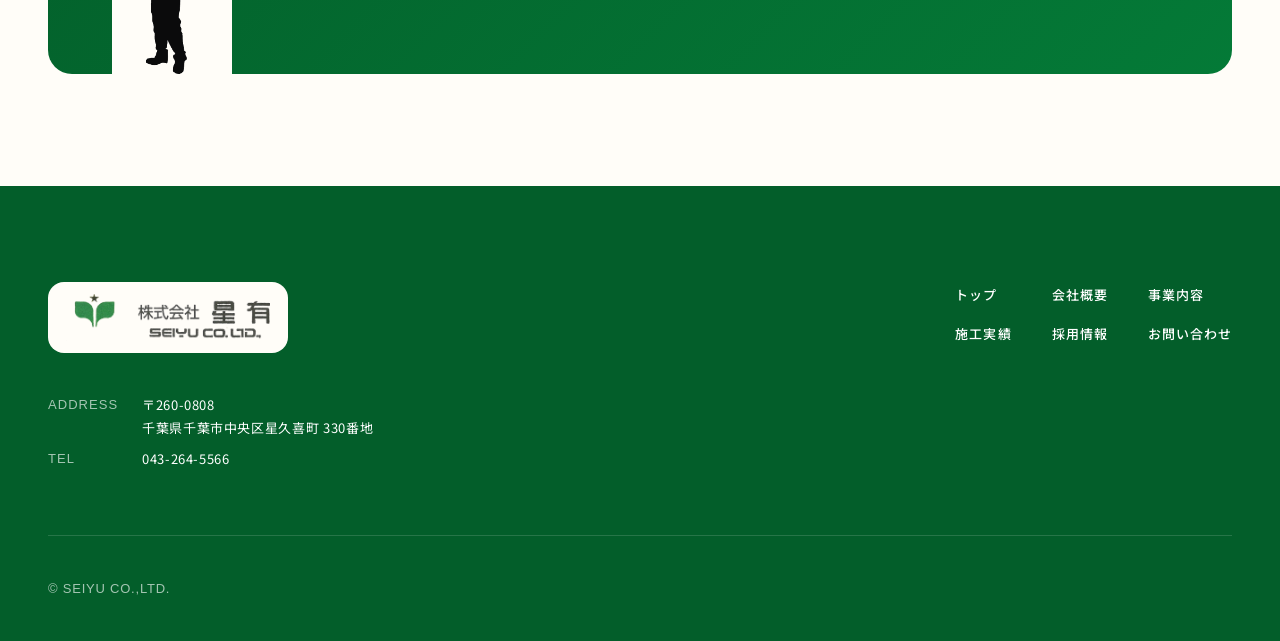
<file: service/concrete/index.html>
<!doctype html>
<html lang="ja">
<head>
<meta charset="utf-8">
<meta name="viewport" content="width=device-width, initial-scale=1">
<meta name="robots" content="noindex, nofollow">
<meta name="generator" content="SPINOVA HP kit v1.0 master">
<title>コンクリート打設｜株式会社星有</title>
<meta name="description" content="コンクリート打設とは、建物の基礎や柱、床などをつくるために、型枠と呼ばれる枠の中へ生コンクリートを流し込み、固めていく工事のことです。">
<meta property="og:type" content="article">
<meta property="og:site_name" content="株式会社星有">
<meta property="og:title" content="コンクリート打設｜株式会社星有">
<meta property="og:description" content="コンクリート打設とは、建物の基礎や柱、床などをつくるために、型枠と呼ばれる枠の中へ生コンクリートを流し込み、固めていく工事のことです。">
<meta property="og:url" content="https://example-hp.pages.dev/service/concrete/">
<meta property="og:image" content="https://example-hp.pages.dev/assets/ogp.jpg?v=20261112b">
<meta property="og:image:width" content="1200">
<meta property="og:image:height" content="630">
<meta name="twitter:card" content="summary_large_image">
<meta name="twitter:image" content="https://example-hp.pages.dev/assets/ogp.jpg?v=20261112b">
<link rel="preconnect" href="https://fonts.googleapis.com">
<link rel="preconnect" href="https://fonts.gstatic.com" crossorigin>
<link href="https://fonts.googleapis.com/css2?family=Noto+Sans+JP:wght@400;500;700&display=swap" rel="stylesheet">
<link rel="icon" href="../../assets/favicon.ico?v=20261113135525" sizes="any">
<link rel="icon" href="../../assets/favicon-32.png?v=20261113135525" type="image/png" sizes="32x32">
<link rel="apple-touch-icon" href="../../assets/apple-touch-icon.png?v=20261113135525">
<link rel="stylesheet" href="../../tokens.css?v=20261113135525">
<link rel="stylesheet" href="../../base.css?v=20261113135525">
<link rel="stylesheet" href="../../style.css?v=20261113135525">
</head>
<body class="is-sub is-sub--service-concrete">

<header class="header">
  <nav class="nav nav--l" aria-label="メインメニュー（左）">
    <ul class="nav__list">
      <li><a href="../../company/">会社概要</a></li>
      <li class="nav__has">
        <a href="../../service/" aria-current="page">事業内容<span class="nav__chev" aria-hidden="true"></span></a>
        <ul class="nav__sub">
          <li><a href="../../service/concrete/">コンクリート打設</a></li>
          <li><a href="../../service/scaffold/">足場工事</a></li>
          <li><a href="../../service/management/">施工管理</a></li>
        </ul>
      </li>
    </ul>
  </nav>
  <a class="logo" href="../../" aria-label="株式会社星有 トップへ">
    <img class="logo__w" src="../../assets/logo.png?v=20261113135525" alt="" width="909" height="208">
    <img class="logo__c" src="../../assets/logo.png?v=20261113135525" alt="" width="909" height="208">
  </a>
  <nav class="nav nav--r" aria-label="メインメニュー（右）">
    <ul class="nav__list">
      <li><a href="../../works/">施工実績</a></li>
      <li><a href="../../recruit/">採用情報</a></li>
      <li><a href="../../contact/">お問い合わせ</a></li>
    </ul>
  </nav>
  <div class="header__acts">
    <button class="menu-btn" type="button" aria-expanded="false" aria-controls="drawer" aria-label="メニューを開く"><span></span><span></span></button>
  </div>
</header>

<div class="drawer" id="drawer">
  <ul class="drawer__list">
    <li style="--i:0"><a href="../../"><span class="drawer__en" aria-hidden="true">Top</span><span class="drawer__ja">トップ</span></a></li>
    <li style="--i:1"><a href="../../company/"><span class="drawer__en" aria-hidden="true">Company</span><span class="drawer__ja">会社概要</span></a></li>
    <li style="--i:2"><a href="../../service/" aria-current="page"><span class="drawer__en" aria-hidden="true">Service</span><span class="drawer__ja">事業内容</span></a>
      <ul class="drawer__sub">
        <li><a href="../../service/concrete/">コンクリート打設</a></li>
        <li><a href="../../service/scaffold/">足場工事</a></li>
        <li><a href="../../service/management/">施工管理</a></li>
      </ul>
    </li>
    <li style="--i:3"><a href="../../works/"><span class="drawer__en" aria-hidden="true">Works</span><span class="drawer__ja">施工実績</span></a></li>
    <li style="--i:4"><a href="../../recruit/"><span class="drawer__en" aria-hidden="true">Recruit</span><span class="drawer__ja">採用情報</span></a></li>
    <li style="--i:5"><a href="../../contact/"><span class="drawer__en" aria-hidden="true">Contact</span><span class="drawer__ja">お問い合わせ</span></a></li>
  </ul>
  <a class="drawer__tel" href="tel:0432645566" style="--i:6"><span class="drawer__tel-label">お電話でのお問い合わせ</span><span class="drawer__tel-num nb">043-264-5566</span></a>
</div>

<main>
    <section class="sub-hero">
    <div class="wrap sub-hero__head">
      <div class="ttl">
        <p class="ttl__en" aria-hidden="true"><span class="mask"><span>CONCRETE</span></span></p>
        <h1 class="ttl__ja">コンクリート打設</h1>
      </div>
      <ol class="crumb"><li><a href="../../">トップ</a></li><li><a href="../../service/">事業内容</a></li><li>コンクリート打設</li></ol>
    </div>
      <img class="sub-hero__il" src="../../assets/il-worker.png?v=20261113135525" alt="" width="91" height="275">
  </section>

  <section class="sec split">
    <div class="wrap split__in">
      <div class="split__txt">
        <div class="hd">
          <p class="hd__tag" aria-hidden="true">Content</p>
          <h2 class="hd__ja">コンクリート打設<wbr>とは</h2>
        </div>
        <div class="txt rv">
          <p><span class="nb">コンクリート打設とは、</span><wbr><span class="nb">建物の基礎や柱、</span><wbr><span class="nb">床などをつくるために、</span><br>型枠と<wbr>呼ばれる<wbr>枠の<wbr>中へ<wbr>生コンクリートを<wbr>流し込み、<wbr><span class="nb">固めていく工事のことです。</span></p>
          <p><span class="nb">ただ流し込むだけでなく、</span><wbr><span class="nb">隅々まで行き渡らせ、</span><wbr><wbr>表面をきれいに<wbr>仕上げるまでが<wbr>大切な工程。<br>建物の<wbr>強さや<wbr>耐久性にも<wbr>関わる、<wbr><wbr>建築工事に<wbr>欠かせない<wbr>仕事です。</p>
        </div>
      </div>
      <figure class="split__photo rv"><span class="oval"><img data-bleed src="../../assets/cc-about.webp?v=20261113135525" alt="生コンクリートを仕上げる職人" width="1000" height="1000" loading="lazy"></span></figure>
    </div>
  </section>

  <section class="sec split split--rev">
    <div class="wrap split__in">
      <div class="split__txt">
        <div class="hd">
          <p class="hd__tag" aria-hidden="true">Job</p>
          <h2 class="hd__ja">力仕事だけじゃない。</h2>
        </div>
        <div class="txt rv">
          <p><span class="nb">コンクリート打設の現場には、</span><wbr><wbr>実はさまざまな<wbr>仕事があります。</p>
          <p>コンクリートを<wbr>流し込む作業だけでなく、<br><span class="nb">道具の準備や資材の整理、</span><wbr><span class="nb">養生、</span><wbr><span class="nb">作業記録、</span><wbr><span class="nb">清掃・片付けなど、</span><wbr><span class="nb">その内容は多種多様。</span></p>
          <p>一つの<wbr>現場を<wbr>チームで<wbr>分担して<wbr>進めるからこそ、<br><span class="nb">力仕事だけでなく、</span><wbr><wbr>細かな<wbr>気配りや<wbr>丁寧な作業も<wbr>大切な役割を<wbr>担っています。</p>
        </div>
      </div>
      <figure class="split__photo rv"><span class="oval"><img data-bleed src="../../assets/cc-more.webp?v=20261113135525" alt="鉄筋の型枠の中で作業する職人" width="1000" height="889" loading="lazy"></span></figure>
    </div>
  </section>

  <section class="sec points">
    <div class="wrap">
      <div class="hd-row"><div class="hd">
        <p class="hd__en" aria-hidden="true">Feature</p>
        <h2 class="hd__ja">特徴</h2>
      </div><img class="hd-row__il" src="../../assets/il-tobi.png?v=20261113135525" alt="" width="193" height="341" loading="lazy"></div>
      <ol class="points__list">
        <li class="points__item rv">
          <span class="points__icon" aria-hidden="true"><svg viewBox="0 0 48 48"><path d="M24 4 8 10v12c0 10 7 17 16 22 9-5 16-12 16-22V10z"/><path d="m17 24 5 5 9-10"/></svg></span>
          <h3 class="points__ttl"><span class="points__no" aria-hidden="true">01</span>大規模現場<wbr><span class="nb">だからこその安心感</span></h3>
          <p>多くの<wbr>人が<wbr>協力する<wbr>大規模な建築現場では、<wbr><span class="nb">安全管理や労働管理を徹底。</span><br><span class="nb">男女別のお手洗いや更衣室、</span><wbr><span class="nb">清潔な休憩所など、</span><wbr><span class="nb">働く環境も整備されています。</span></p>
        </li>
        <li class="points__item rv">
          <span class="points__icon" aria-hidden="true"><svg viewBox="0 0 48 48"><path d="M10 38 33 15l6 6-23 23H10z"/><path d="m29 19 6 6"/><path d="M8 8h14M8 8v14"/></svg></span>
          <h3 class="points__ttl"><span class="points__no" aria-hidden="true">02</span>まるで、<wbr><span class="nb">スケールの大きな図工</span></h3>
          <p>生コンクリートを<wbr>型枠へ<wbr>流し込み、<wbr><wbr>振動を<wbr>与えながら<wbr>隅々まで<wbr>行き渡らせ、<wbr><span class="nb">表面を美しく仕上げていく。</span><br>自分たちの<wbr>手で<wbr>建物の<wbr>一部を<wbr>形づくる、<wbr><wbr>ものづくりならではの<wbr>面白さがあります。</p>
        </li>
        <li class="points__item rv">
          <span class="points__icon" aria-hidden="true"><svg viewBox="0 0 48 48"><path d="M6 42h36"/><path d="M12 42V32M21 42V26M30 42V20M39 42V12"/><path d="m10 22 9-8 8 5 13-11"/></svg></span>
          <h3 class="points__ttl"><span class="points__no" aria-hidden="true">03</span>安定した仕事で、<wbr><span class="nb">しっかり稼げる</span></h3>
          <p>建物づくりに<wbr>欠かせない<wbr>コンクリート打設。<br><span class="nb">星有では、</span><wbr><wbr>大成建設との<wbr>長年の<wbr>取引を<wbr>通じ、<wbr><wbr>千葉県内を<wbr>中心に<wbr>多様な建築工事に<wbr>携わっています。<br><span class="nb">経験を積み、</span><wbr><span class="nb">技術を磨くことで、</span><wbr><wbr>収入アップも<wbr>目指せる<wbr>仕事です。</p>
        </li>
      </ol>
    </div>
  </section>

  <section class="sec steps" data-en="PROCESS">
    <div class="wrap">
      <div class="hd">
        <p class="hd__en" aria-hidden="true">Steps</p>
        <h2 class="hd__ja">作業工程</h2>
      </div>
      <ol class="flow">
        <li class="flow__item rv"><span class="flow__no" aria-hidden="true">01</span><span class="flow__icon" aria-hidden="true"><svg viewBox="0 0 48 48"><rect x="10" y="8" width="28" height="34" rx="3"/><path d="M18 8V5h12v3"/><path d="m15 20 3 3 5-6M15 32l3 3 5-6M28 20h6M28 32h6"/></svg></span><h3 class="flow__ttl">打設前の<wbr>準備作業</h3><p class="flow__txt"><span class="nb">ワイヤーメッシュの設置、</span><wbr><span class="nb">作業スペース整理、</span><wbr><span class="nb">資材準備・運搬など</span></p></li>
        <li class="flow__item rv"><span class="flow__no" aria-hidden="true">02</span><span class="flow__icon" aria-hidden="true"><svg viewBox="0 0 48 48"><path d="M6 10h22l-7 12h-8z"/><path d="M17 22v6M13 31l-1 3M21 31l1 3"/><path d="M4 42c6-7 34-7 40 0z"/><path d="M28 10l12-4"/></svg></span><h3 class="flow__ttl">コンクリート<wbr>打設作業</h3><p class="flow__txt"><span class="nb">流し込み、</span><wbr><span class="nb">振動機を使った充填、</span><wbr><span class="nb">仕上げなど</span></p></li>
        <li class="flow__item rv"><span class="flow__no" aria-hidden="true">03</span><span class="flow__icon" aria-hidden="true"><svg viewBox="0 0 48 48"><path d="M32 4 22 24"/><path d="M15 24h14l5 18H10z"/><path d="M16 32v10M22 32v10M28 32v10"/></svg></span><h3 class="flow__ttl">片付け、<wbr>清掃</h3><p class="flow__txt"><span class="nb">道具の清掃、</span><wbr><span class="nb">現場の整理整頓など</span></p></li>
        <li class="flow__item rv"><span class="flow__no" aria-hidden="true">04</span><span class="flow__icon" aria-hidden="true"><svg viewBox="0 0 48 48"><path d="M4 10h6l5 22h22l4-14H13"/><circle cx="18" cy="38" r="3"/><circle cx="33" cy="38" r="3"/><path d="M20 18v8M27 18v8M34 18v8"/></svg></span><h3 class="flow__ttl">付随作業</h3><p class="flow__txt"><span class="nb">資材移動、</span><wbr><span class="nb">不要物の除去など</span></p></li>
      </ol>
    </div>
  </section>

  <div class="loop" aria-hidden="true"><div class="loop__in"><span>SEIYU CO.,LTD.</span><i class="loop__star"></i><span>SEIYU CO.,LTD.</span><i class="loop__star"></i><span>SEIYU CO.,LTD.</span><i class="loop__star"></i><span>SEIYU CO.,LTD.</span><i class="loop__star"></i></div></div>

    <div class="duo" id="recruit">
    <section class="duo__item duo__item--recruit">
      <div class="hd">
        <p class="hd__en" aria-hidden="true">Recruit</p>
        <h2 class="hd__ja">採用情報</h2>
      </div>
      <div class="duo__card rv">
        <div class="duo__photo"><img src="../../assets/recruit.webp?v=20261113135525" alt="現場に並ぶ星有の社員" width="1600" height="1200" loading="lazy" data-todo><p class="duo__big" aria-hidden="true" data-on-photo>RECRUIT</p></div>
        <div class="duo__in">
          <div class="txt">
            <p>建設業＝こわい、<wbr>汚い、<wbr>キツイ。<br><span class="nb">そんなイメージを</span><wbr><span class="nb">持っていませんか？</span></p>
            <p>でも、<wbr>実際の<wbr>現場は<wbr>少し<wbr>違います。<br>安全に<wbr>配慮しながら、<wbr>周りと<wbr>協力して<wbr>進める<wbr>仕事です。</p>
            <p>意外と<wbr>知られていませんが、<br>休みも、<wbr>家族との<wbr>時間も<wbr>大切に<wbr>できる<wbr>働き方が<wbr>あります。</p>
            <p>当社の<wbr>建設の<wbr>仕事を<wbr>覗いてみませんか？</p>
          </div>
          <a class="btn btn--w" href="../../recruit/">採用情報をみる<span class="btn__arw"><svg viewBox="0 0 14 10" aria-hidden="true"><path d="M0 5h12M8 1l4 4-4 4" fill="none" stroke="currentColor" stroke-width="1.4"/></svg></span></a>
        </div>
      </div>
    </section>
    <section class="duo__item duo__item--contact">
      <div class="hd">
        <p class="hd__en" aria-hidden="true">Contact</p>
        <h2 class="hd__ja nb">お問い合わせ</h2>
      </div>
      <div class="duo__ways">
        <a class="duo__way" href="tel:0432645566"><span class="duo__way-label">お電話でのお問い合わせ</span><span class="duo__tel-num nb">043-264-5566</span></a>
        <a class="duo__way" href="../../contact/"><span class="duo__way-label">フォームでのお問い合わせ</span><span class="duo__way-go"><span class="nb">お問い合わせフォーム</span><span class="btn__arw"><svg viewBox="0 0 14 10" aria-hidden="true"><path d="M0 5h12M8 1l4 4-4 4" fill="none" stroke="currentColor" stroke-width="1.4"/></svg></span></span></a>
      </div>
      <img class="duo__il" src="../../assets/il-worker.png?v=20261113135525" alt="" width="91" height="275" loading="lazy">
    </section>
  </div>
  
</main>

<footer class="footer">
  <div class="wrap footer__top">
    <div class="footer__co">
      <a class="footer__logo" href="../../" aria-label="株式会社星有 トップへ"><img src="../../assets/logo.png?v=20261113135525" alt="" width="909" height="208" loading="lazy"></a>
      <dl class="footer__info">
        <dt>ADDRESS</dt><dd><span class="nb">〒260-0808</span><br>千葉県千葉市中央区<wbr>星久喜町 330番地</dd>
        <dt>TEL</dt><dd><a class="nb" href="tel:0432645566">043-264-5566</a></dd>
      </dl>
    </div>
    <ul class="footer__nav">
      <li><a href="../../">トップ</a></li>
      <li><a href="../../company/">会社概要</a></li>
      <li><a href="../../service/">事業内容</a></li>
      <li><a href="../../works/">施工実績</a></li>
      <li><a href="../../recruit/">採用情報</a></li>
      <li><a href="../../contact/">お問い合わせ</a></li>
    </ul>
  </div>
  <p class="wrap footer__copy">© SEIYU CO.,LTD.</p>
</footer>

<script src="../../site.js?v=20261113135525"></script>
</body>
</html>
</file>
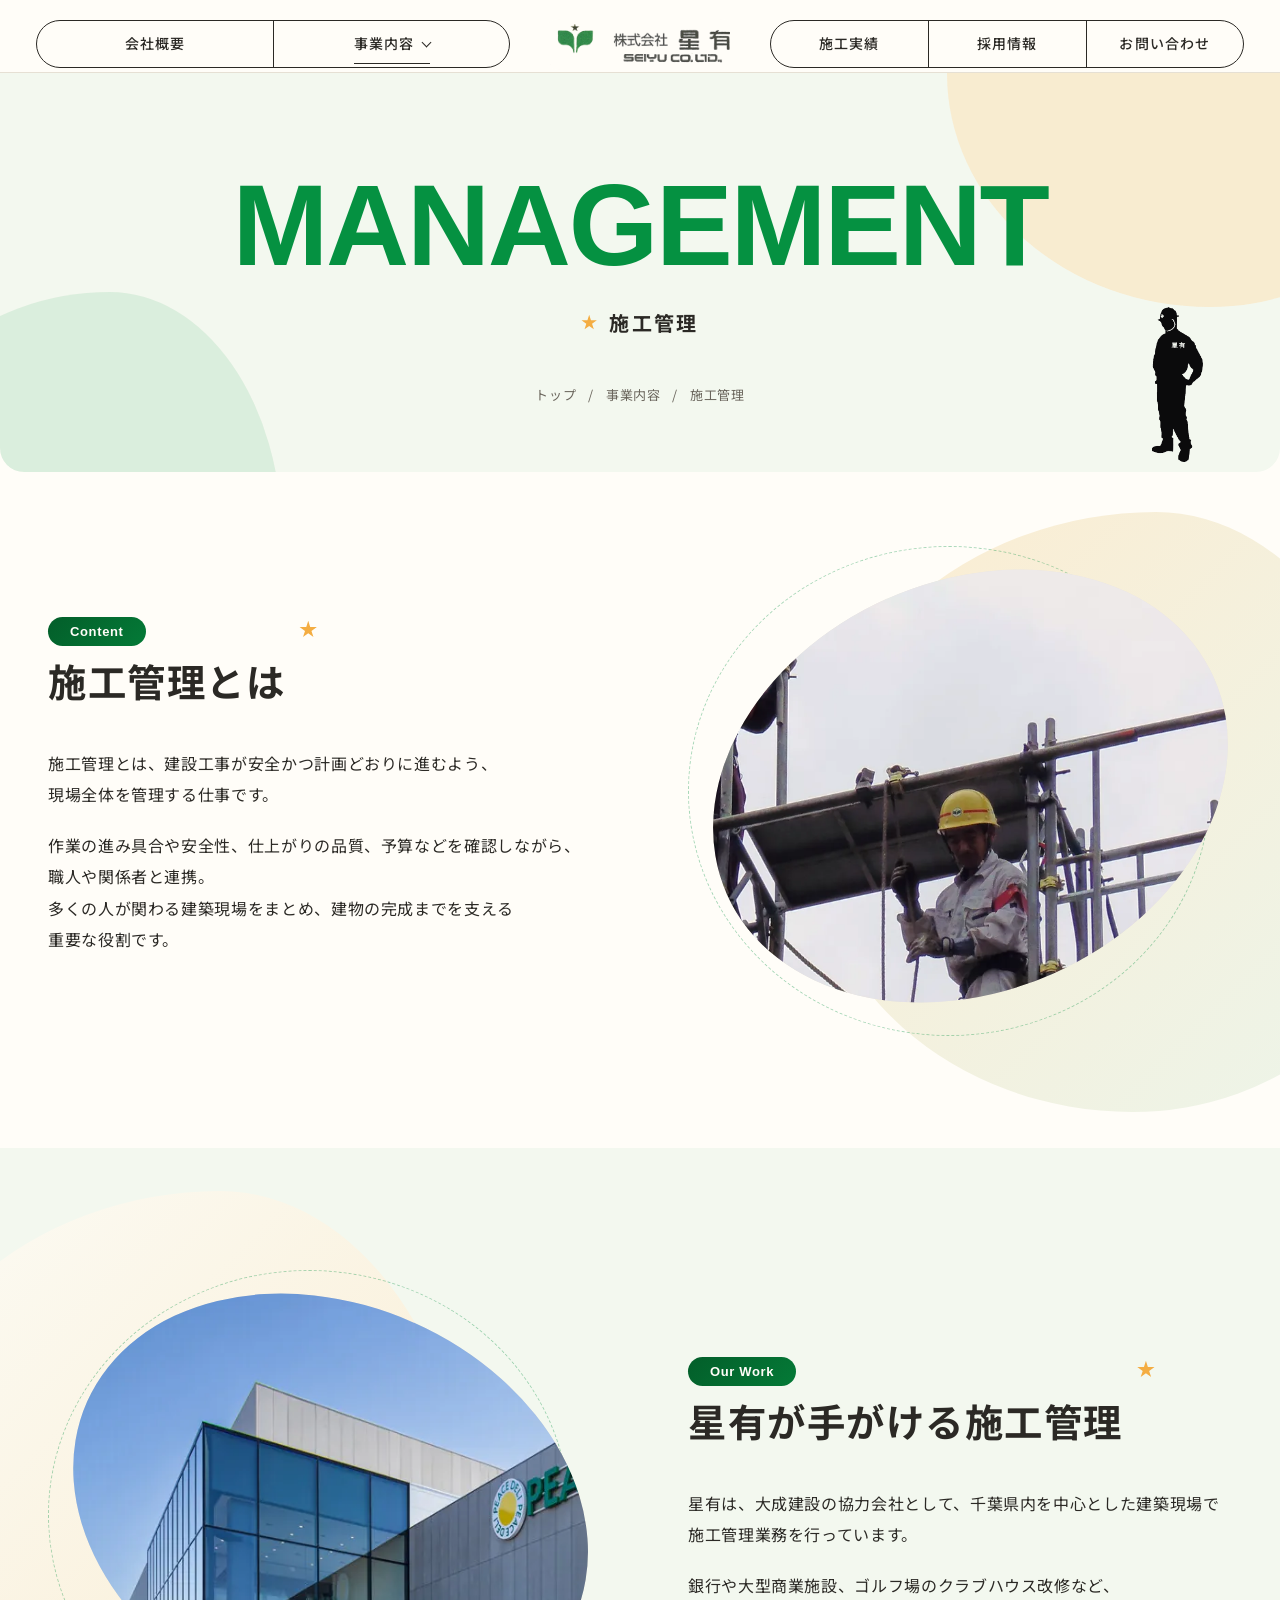
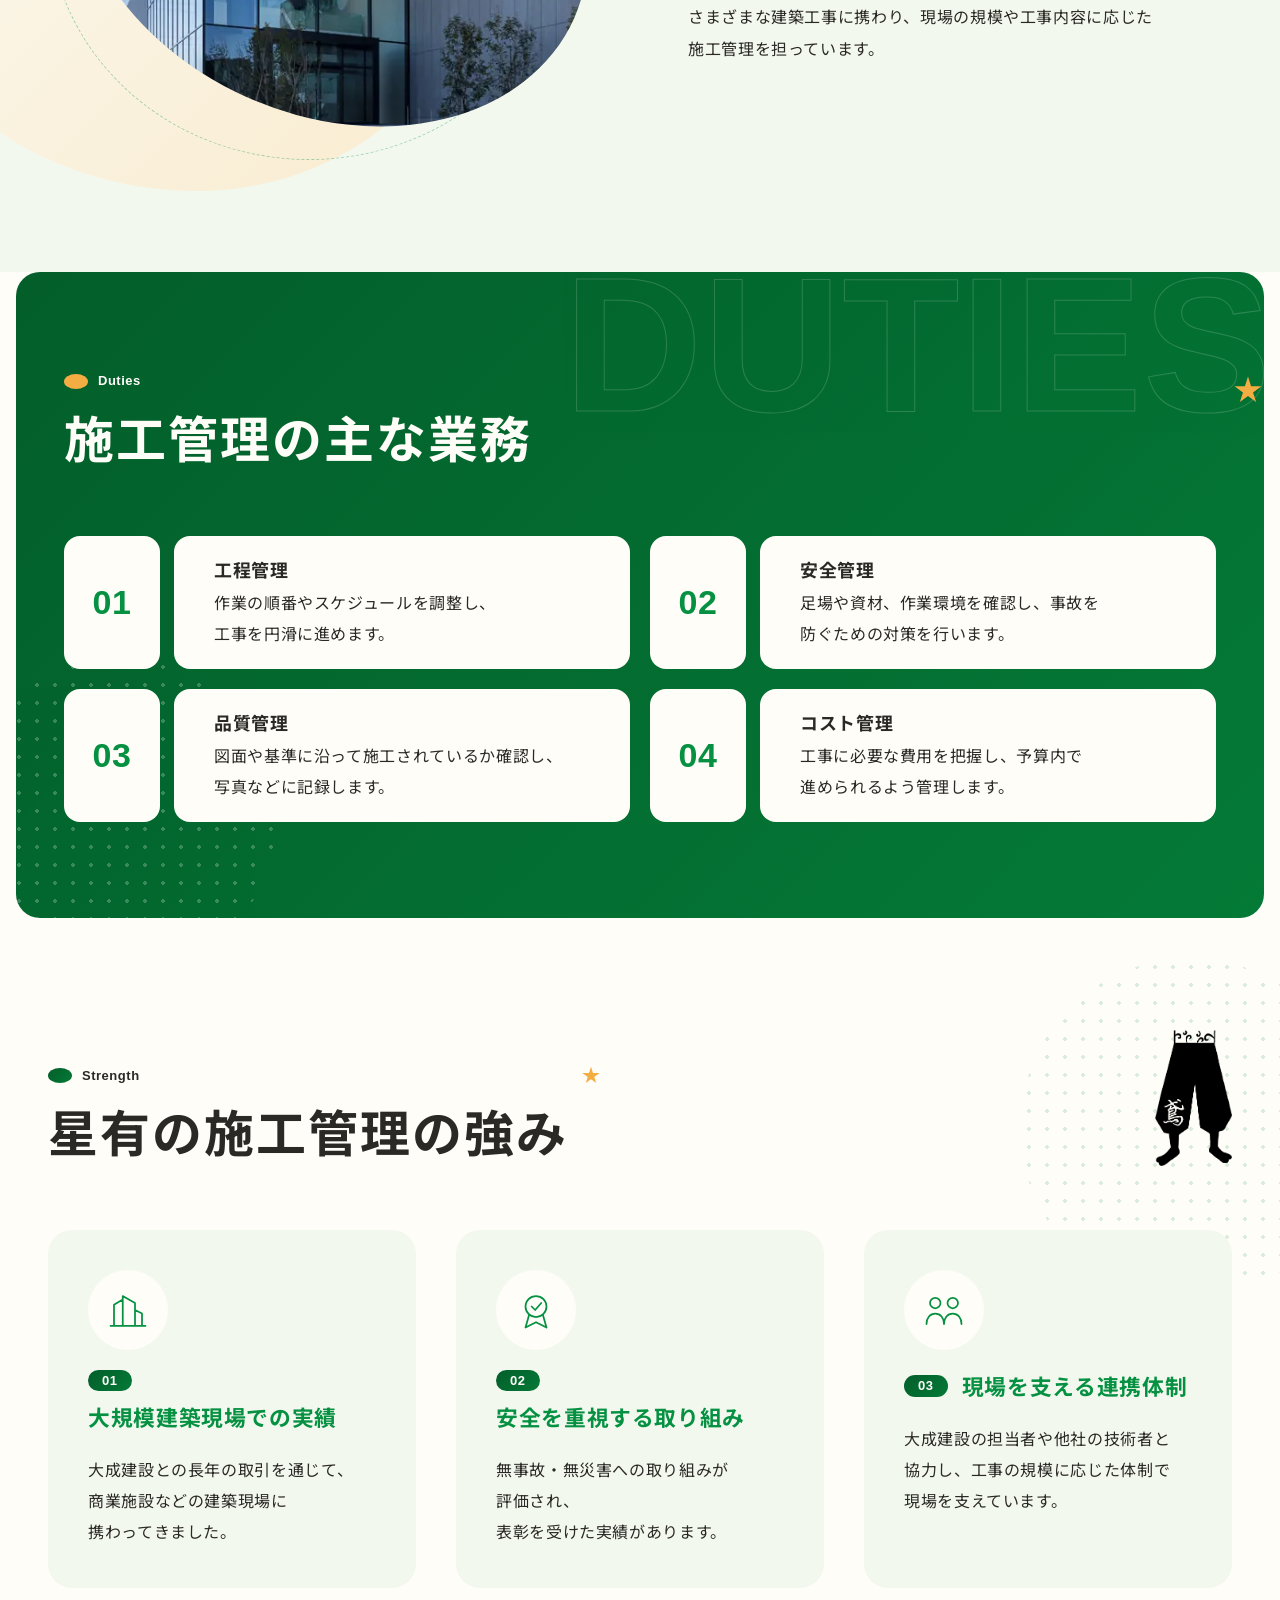
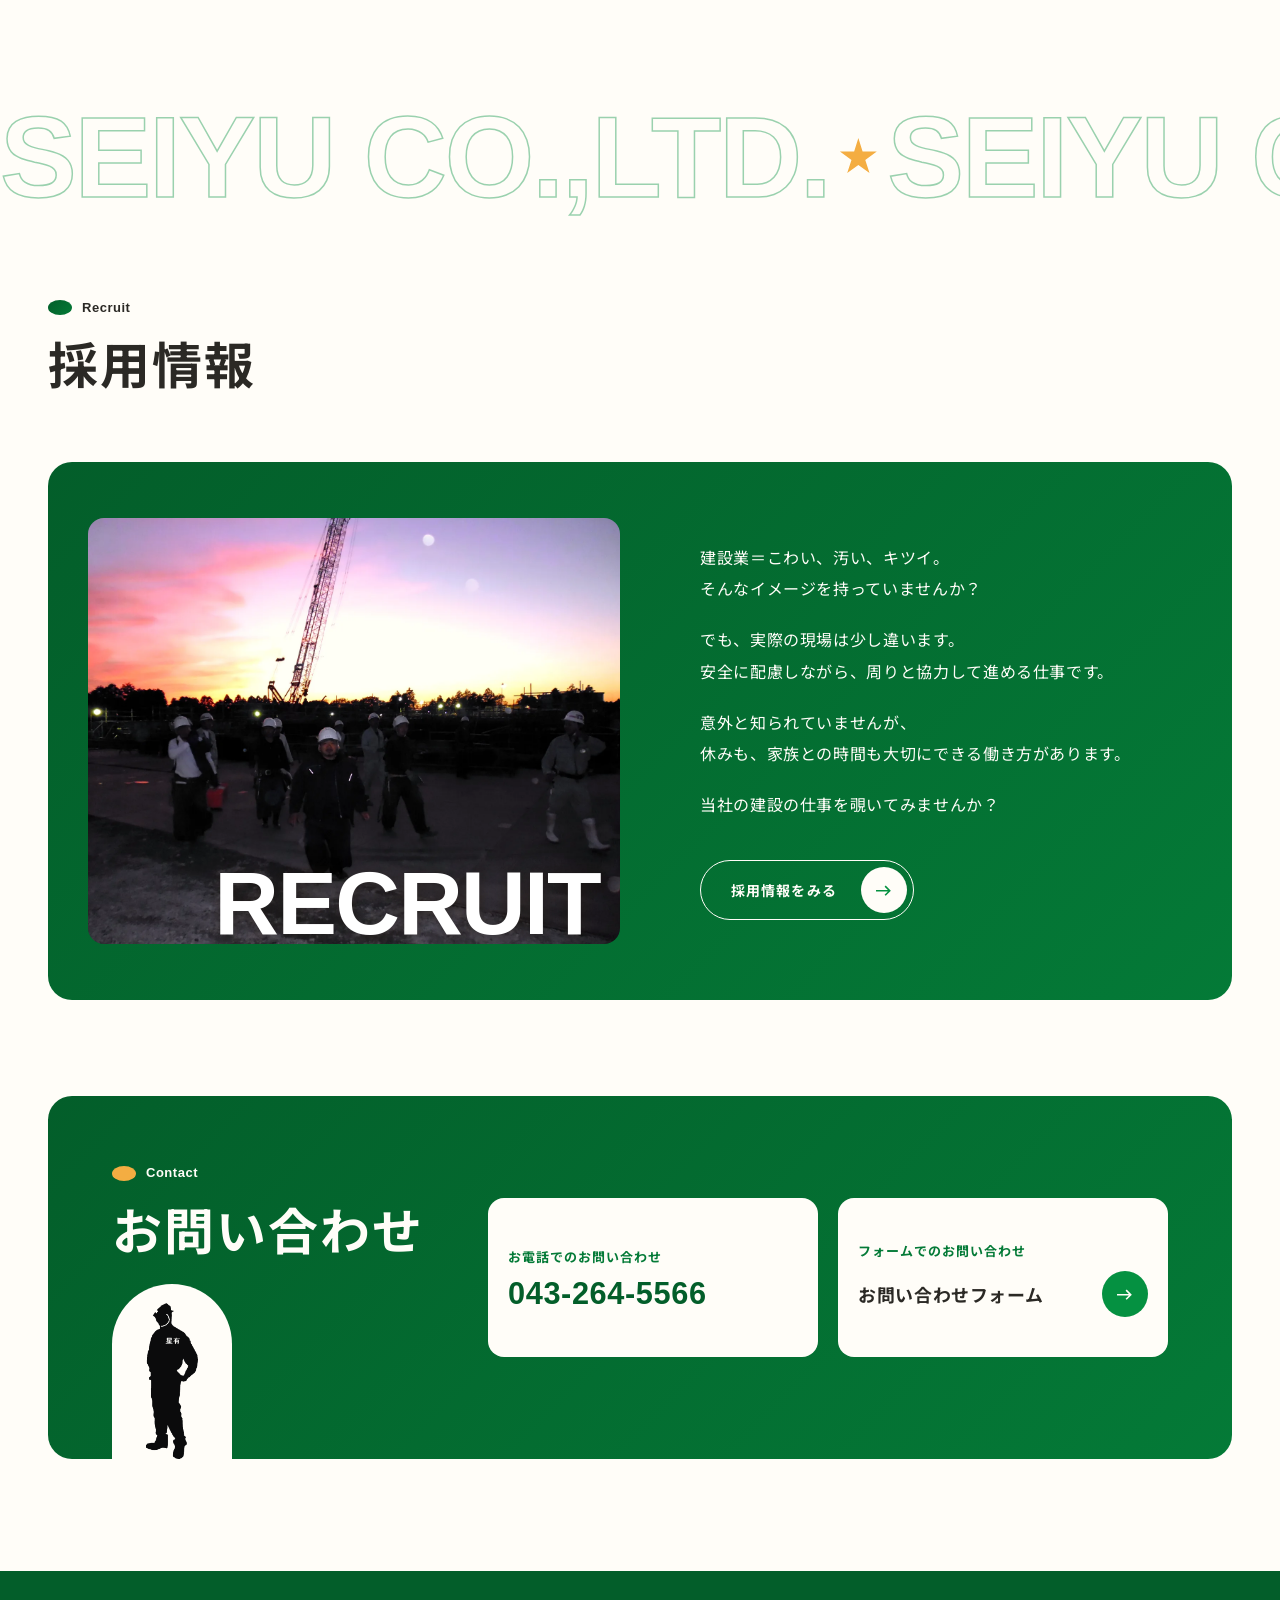
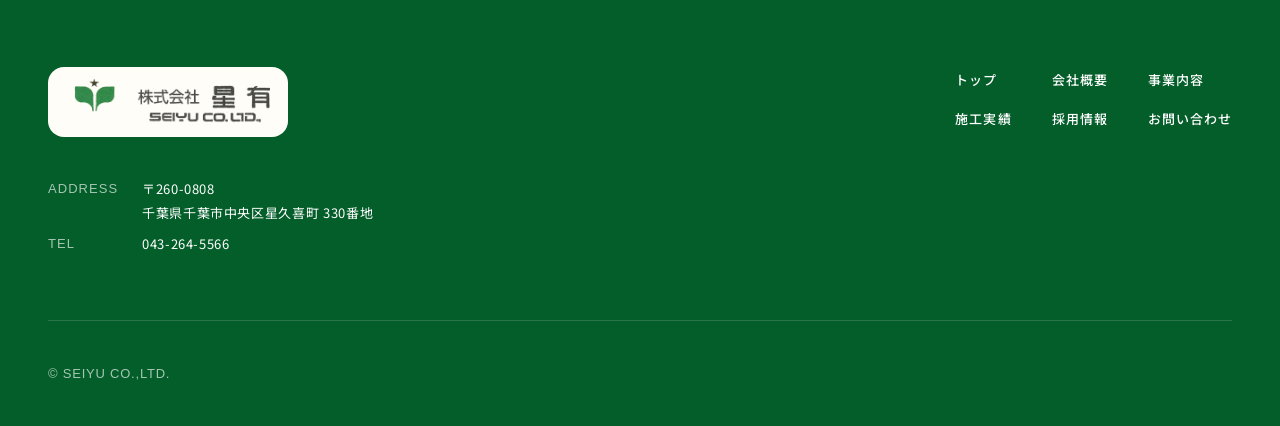
<file: service/management/index.html>
<!doctype html>
<html lang="ja">
<head>
<meta charset="utf-8">
<meta name="viewport" content="width=device-width, initial-scale=1">
<meta name="robots" content="noindex, nofollow">
<meta name="generator" content="SPINOVA HP kit v1.0 master">
<title>施工管理｜株式会社星有</title>
<meta name="description" content="施工管理とは、建設工事が安全かつ計画どおりに進むよう、現場全体を管理する仕事です。">
<meta property="og:type" content="article">
<meta property="og:site_name" content="株式会社星有">
<meta property="og:title" content="施工管理｜株式会社星有">
<meta property="og:description" content="施工管理とは、建設工事が安全かつ計画どおりに進むよう、現場全体を管理する仕事です。">
<meta property="og:url" content="https://example-hp.pages.dev/service/management/">
<meta property="og:image" content="https://example-hp.pages.dev/assets/ogp.jpg?v=20261112b">
<meta property="og:image:width" content="1200">
<meta property="og:image:height" content="630">
<meta name="twitter:card" content="summary_large_image">
<meta name="twitter:image" content="https://example-hp.pages.dev/assets/ogp.jpg?v=20261112b">
<link rel="preconnect" href="https://fonts.googleapis.com">
<link rel="preconnect" href="https://fonts.gstatic.com" crossorigin>
<link href="https://fonts.googleapis.com/css2?family=Noto+Sans+JP:wght@400;500;700&display=swap" rel="stylesheet">
<link rel="icon" href="../../assets/favicon.ico?v=20261113135525" sizes="any">
<link rel="icon" href="../../assets/favicon-32.png?v=20261113135525" type="image/png" sizes="32x32">
<link rel="apple-touch-icon" href="../../assets/apple-touch-icon.png?v=20261113135525">
<link rel="stylesheet" href="../../tokens.css?v=20261113135525">
<link rel="stylesheet" href="../../base.css?v=20261113135525">
<link rel="stylesheet" href="../../style.css?v=20261113135525">
</head>
<body class="is-sub is-sub--service-management">

<header class="header">
  <nav class="nav nav--l" aria-label="メインメニュー（左）">
    <ul class="nav__list">
      <li><a href="../../company/">会社概要</a></li>
      <li class="nav__has">
        <a href="../../service/" aria-current="page">事業内容<span class="nav__chev" aria-hidden="true"></span></a>
        <ul class="nav__sub">
          <li><a href="../../service/concrete/">コンクリート打設</a></li>
          <li><a href="../../service/scaffold/">足場工事</a></li>
          <li><a href="../../service/management/">施工管理</a></li>
        </ul>
      </li>
    </ul>
  </nav>
  <a class="logo" href="../../" aria-label="株式会社星有 トップへ">
    <img class="logo__w" src="../../assets/logo.png?v=20261113135525" alt="" width="909" height="208">
    <img class="logo__c" src="../../assets/logo.png?v=20261113135525" alt="" width="909" height="208">
  </a>
  <nav class="nav nav--r" aria-label="メインメニュー（右）">
    <ul class="nav__list">
      <li><a href="../../works/">施工実績</a></li>
      <li><a href="../../recruit/">採用情報</a></li>
      <li><a href="../../contact/">お問い合わせ</a></li>
    </ul>
  </nav>
  <div class="header__acts">
    <button class="menu-btn" type="button" aria-expanded="false" aria-controls="drawer" aria-label="メニューを開く"><span></span><span></span></button>
  </div>
</header>

<div class="drawer" id="drawer">
  <ul class="drawer__list">
    <li style="--i:0"><a href="../../"><span class="drawer__en" aria-hidden="true">Top</span><span class="drawer__ja">トップ</span></a></li>
    <li style="--i:1"><a href="../../company/"><span class="drawer__en" aria-hidden="true">Company</span><span class="drawer__ja">会社概要</span></a></li>
    <li style="--i:2"><a href="../../service/" aria-current="page"><span class="drawer__en" aria-hidden="true">Service</span><span class="drawer__ja">事業内容</span></a>
      <ul class="drawer__sub">
        <li><a href="../../service/concrete/">コンクリート打設</a></li>
        <li><a href="../../service/scaffold/">足場工事</a></li>
        <li><a href="../../service/management/">施工管理</a></li>
      </ul>
    </li>
    <li style="--i:3"><a href="../../works/"><span class="drawer__en" aria-hidden="true">Works</span><span class="drawer__ja">施工実績</span></a></li>
    <li style="--i:4"><a href="../../recruit/"><span class="drawer__en" aria-hidden="true">Recruit</span><span class="drawer__ja">採用情報</span></a></li>
    <li style="--i:5"><a href="../../contact/"><span class="drawer__en" aria-hidden="true">Contact</span><span class="drawer__ja">お問い合わせ</span></a></li>
  </ul>
  <a class="drawer__tel" href="tel:0432645566" style="--i:6"><span class="drawer__tel-label">お電話でのお問い合わせ</span><span class="drawer__tel-num nb">043-264-5566</span></a>
</div>

<main>
    <section class="sub-hero">
    <div class="wrap sub-hero__head">
      <div class="ttl">
        <p class="ttl__en" aria-hidden="true"><span class="mask"><span>MANAGEMENT</span></span></p>
        <h1 class="ttl__ja">施工管理</h1>
      </div>
      <ol class="crumb"><li><a href="../../">トップ</a></li><li><a href="../../service/">事業内容</a></li><li>施工管理</li></ol>
    </div>
      <img class="sub-hero__il" src="../../assets/il-worker.png?v=20261113135525" alt="" width="91" height="275">
  </section>

  <section class="sec split">
    <div class="wrap split__in">
      <div class="split__txt">
        <div class="hd">
          <p class="hd__tag" aria-hidden="true">Content</p>
          <h2 class="hd__ja">施工管理<wbr>とは</h2>
        </div>
        <div class="txt rv">
          <p><span class="nb">施工管理とは、</span><wbr><wbr>建設工事が<wbr>安全かつ<wbr>計画どおりに<wbr>進むよう、<wbr><span class="nb">現場全体を管理する仕事です。</span></p>
          <p><span class="nb">作業の進み具合や安全性、</span><wbr><span class="nb">仕上がりの品質、</span><wbr><span class="nb">予算などを確認しながら、</span><wbr><span class="nb">職人や関係者と連携。</span><br>多くの<wbr>人が<wbr>関わる<wbr>建築現場をまとめ、<wbr><wbr>建物の<wbr>完成までを<wbr>支える<wbr>重要な役割です。</p>
        </div>
      </div>
      <figure class="split__photo rv"><span class="oval"><img data-bleed src="../../assets/mg-about.webp?v=20261113135525" alt="足場の上で確かめる作業員" width="1000" height="972" loading="lazy"></span></figure>
    </div>
  </section>

  <section class="sec split split--rev">
    <div class="wrap split__in">
      <div class="split__txt">
        <div class="hd">
          <p class="hd__tag" aria-hidden="true">Our Work</p>
          <h2 class="hd__ja">星有が<wbr>手がける<wbr>施工管理</h2>
        </div>
        <div class="txt rv">
          <p><span class="nb">星有は、</span><wbr><span class="nb">大成建設の協力会社として、</span><wbr><wbr>千葉県内を<wbr>中心とした<wbr>建築現場で<wbr>施工管理業務を<wbr>行っています。</p>
          <p><span class="nb">銀行や大型商業施設、</span><wbr><wbr>ゴルフ場の<wbr>クラブハウス改修など、<wbr><span class="nb">さまざまな建築工事に携わり、</span><wbr><wbr>現場の<wbr>規模や<wbr>工事内容に<wbr>応じた<wbr>施工管理を<wbr>担っています。</p>
        </div>
      </div>
      <figure class="split__photo rv"><span class="oval"><img data-bleed src="../../assets/mg-more.webp?v=20261113135525" alt="星有が携わった建物" width="742" height="790" loading="lazy"></span></figure>
    </div>
  </section>

  <section class="sec steps" data-en="DUTIES">
    <div class="wrap">
      <div class="hd">
        <p class="hd__en" aria-hidden="true">Duties</p>
        <h2 class="hd__ja">施工管理の<wbr>主な業務</h2>
      </div>
      <ol class="steps__list steps__list--grid">
        <li class="steps__item rv"><span class="steps__no" aria-hidden="true">01</span><div class="steps__body"><h3 class="steps__ttl">工程管理</h3><p>作業の<wbr>順番や<wbr>スケジュールを<wbr>調整し、<wbr><span class="nb">工事を円滑に進めます。</span></p></div></li>
        <li class="steps__item rv"><span class="steps__no" aria-hidden="true">02</span><div class="steps__body"><h3 class="steps__ttl">安全管理</h3><p><span class="nb">足場や資材、</span><wbr><span class="nb">作業環境を確認し、</span><wbr><wbr>事故を<wbr>防ぐための<wbr>対策を<wbr>行います。</p></div></li>
        <li class="steps__item rv"><span class="steps__no" aria-hidden="true">03</span><div class="steps__body"><h3 class="steps__ttl">品質管理</h3><p>図面や<wbr>基準に<wbr>沿って<wbr>施工されているか<wbr>確認し、<wbr><span class="nb">写真などに記録します。</span></p></div></li>
        <li class="steps__item rv"><span class="steps__no" aria-hidden="true">04</span><div class="steps__body"><h3 class="steps__ttl">コスト管理</h3><p><span class="nb">工事に必要な費用を把握し、</span><wbr><wbr>予算内で<wbr>進められるよう<wbr>管理します。</p></div></li>
      </ol>
    </div>
  </section>

  <section class="sec points">
    <div class="wrap">
      <div class="hd-row"><div class="hd">
        <p class="hd__en" aria-hidden="true">Strength</p>
        <h2 class="hd__ja">星有の<wbr><span class="nb">施工管理の強み</span></h2>
      </div><img class="hd-row__il" src="../../assets/il-tobi.png?v=20261113135525" alt="" width="193" height="341" loading="lazy"></div>
      <ol class="points__list">
        <li class="points__item rv">
          <span class="points__icon" aria-hidden="true"><svg viewBox="0 0 48 48"><path d="M8 42V18l10-6v30M18 42V8l14 8v26M32 42V24l8 4v14M4 42h40"/></svg></span>
          <h3 class="points__ttl"><span class="points__no" aria-hidden="true">01</span>大規模建築現場での<wbr>実績</h3>
          <p>大成建設との<wbr>長年の<wbr>取引を<wbr>通じて、<wbr><wbr>商業施設などの<wbr>建築現場に<wbr>携わってきました。</p>
        </li>
        <li class="points__item rv">
          <span class="points__icon" aria-hidden="true"><svg viewBox="0 0 48 48"><circle cx="24" cy="20" r="12"/><path d="m16 30-4 14 12-6 12 6-4-14"/><path d="m19 20 4 4 7-8"/></svg></span>
          <h3 class="points__ttl"><span class="points__no" aria-hidden="true">02</span>安全を<wbr>重視する<wbr>取り組み</h3>
          <p>無事故・無災害への<wbr>取り組みが<wbr>評価され、<wbr><span class="nb">表彰を受けた実績があります。</span></p>
        </li>
        <li class="points__item rv">
          <span class="points__icon" aria-hidden="true"><svg viewBox="0 0 48 48"><circle cx="14" cy="16" r="6"/><circle cx="34" cy="16" r="6"/><path d="M4 40c0-7 4-12 10-12s10 5 10 12M24 40c0-7 4-12 10-12s10 5 10 12"/></svg></span>
          <h3 class="points__ttl"><span class="points__no" aria-hidden="true">03</span>現場を<wbr>支える<wbr>連携体制</h3>
          <p>大成建設の<wbr>担当者や<wbr>他社の<wbr>技術者と<wbr>協力し、<wbr><wbr>工事の<wbr>規模に<wbr>応じた<wbr>体制で<wbr>現場を<wbr>支えています。</p>
        </li>
      </ol>
    </div>
  </section>

  <div class="loop" aria-hidden="true"><div class="loop__in"><span>SEIYU CO.,LTD.</span><i class="loop__star"></i><span>SEIYU CO.,LTD.</span><i class="loop__star"></i><span>SEIYU CO.,LTD.</span><i class="loop__star"></i><span>SEIYU CO.,LTD.</span><i class="loop__star"></i></div></div>

    <div class="duo" id="recruit">
    <section class="duo__item duo__item--recruit">
      <div class="hd">
        <p class="hd__en" aria-hidden="true">Recruit</p>
        <h2 class="hd__ja">採用情報</h2>
      </div>
      <div class="duo__card rv">
        <div class="duo__photo"><img src="../../assets/recruit.webp?v=20261113135525" alt="現場に並ぶ星有の社員" width="1600" height="1200" loading="lazy" data-todo><p class="duo__big" aria-hidden="true" data-on-photo>RECRUIT</p></div>
        <div class="duo__in">
          <div class="txt">
            <p>建設業＝こわい、<wbr>汚い、<wbr>キツイ。<br><span class="nb">そんなイメージを</span><wbr><span class="nb">持っていませんか？</span></p>
            <p>でも、<wbr>実際の<wbr>現場は<wbr>少し<wbr>違います。<br>安全に<wbr>配慮しながら、<wbr>周りと<wbr>協力して<wbr>進める<wbr>仕事です。</p>
            <p>意外と<wbr>知られていませんが、<br>休みも、<wbr>家族との<wbr>時間も<wbr>大切に<wbr>できる<wbr>働き方が<wbr>あります。</p>
            <p>当社の<wbr>建設の<wbr>仕事を<wbr>覗いてみませんか？</p>
          </div>
          <a class="btn btn--w" href="../../recruit/">採用情報をみる<span class="btn__arw"><svg viewBox="0 0 14 10" aria-hidden="true"><path d="M0 5h12M8 1l4 4-4 4" fill="none" stroke="currentColor" stroke-width="1.4"/></svg></span></a>
        </div>
      </div>
    </section>
    <section class="duo__item duo__item--contact">
      <div class="hd">
        <p class="hd__en" aria-hidden="true">Contact</p>
        <h2 class="hd__ja nb">お問い合わせ</h2>
      </div>
      <div class="duo__ways">
        <a class="duo__way" href="tel:0432645566"><span class="duo__way-label">お電話でのお問い合わせ</span><span class="duo__tel-num nb">043-264-5566</span></a>
        <a class="duo__way" href="../../contact/"><span class="duo__way-label">フォームでのお問い合わせ</span><span class="duo__way-go"><span class="nb">お問い合わせフォーム</span><span class="btn__arw"><svg viewBox="0 0 14 10" aria-hidden="true"><path d="M0 5h12M8 1l4 4-4 4" fill="none" stroke="currentColor" stroke-width="1.4"/></svg></span></span></a>
      </div>
      <img class="duo__il" src="../../assets/il-worker.png?v=20261113135525" alt="" width="91" height="275" loading="lazy">
    </section>
  </div>
  
</main>

<footer class="footer">
  <div class="wrap footer__top">
    <div class="footer__co">
      <a class="footer__logo" href="../../" aria-label="株式会社星有 トップへ"><img src="../../assets/logo.png?v=20261113135525" alt="" width="909" height="208" loading="lazy"></a>
      <dl class="footer__info">
        <dt>ADDRESS</dt><dd><span class="nb">〒260-0808</span><br>千葉県千葉市中央区<wbr>星久喜町 330番地</dd>
        <dt>TEL</dt><dd><a class="nb" href="tel:0432645566">043-264-5566</a></dd>
      </dl>
    </div>
    <ul class="footer__nav">
      <li><a href="../../">トップ</a></li>
      <li><a href="../../company/">会社概要</a></li>
      <li><a href="../../service/">事業内容</a></li>
      <li><a href="../../works/">施工実績</a></li>
      <li><a href="../../recruit/">採用情報</a></li>
      <li><a href="../../contact/">お問い合わせ</a></li>
    </ul>
  </div>
  <p class="wrap footer__copy">© SEIYU CO.,LTD.</p>
</footer>

<script src="../../site.js?v=20261113135525"></script>
</body>
</html>
</file>
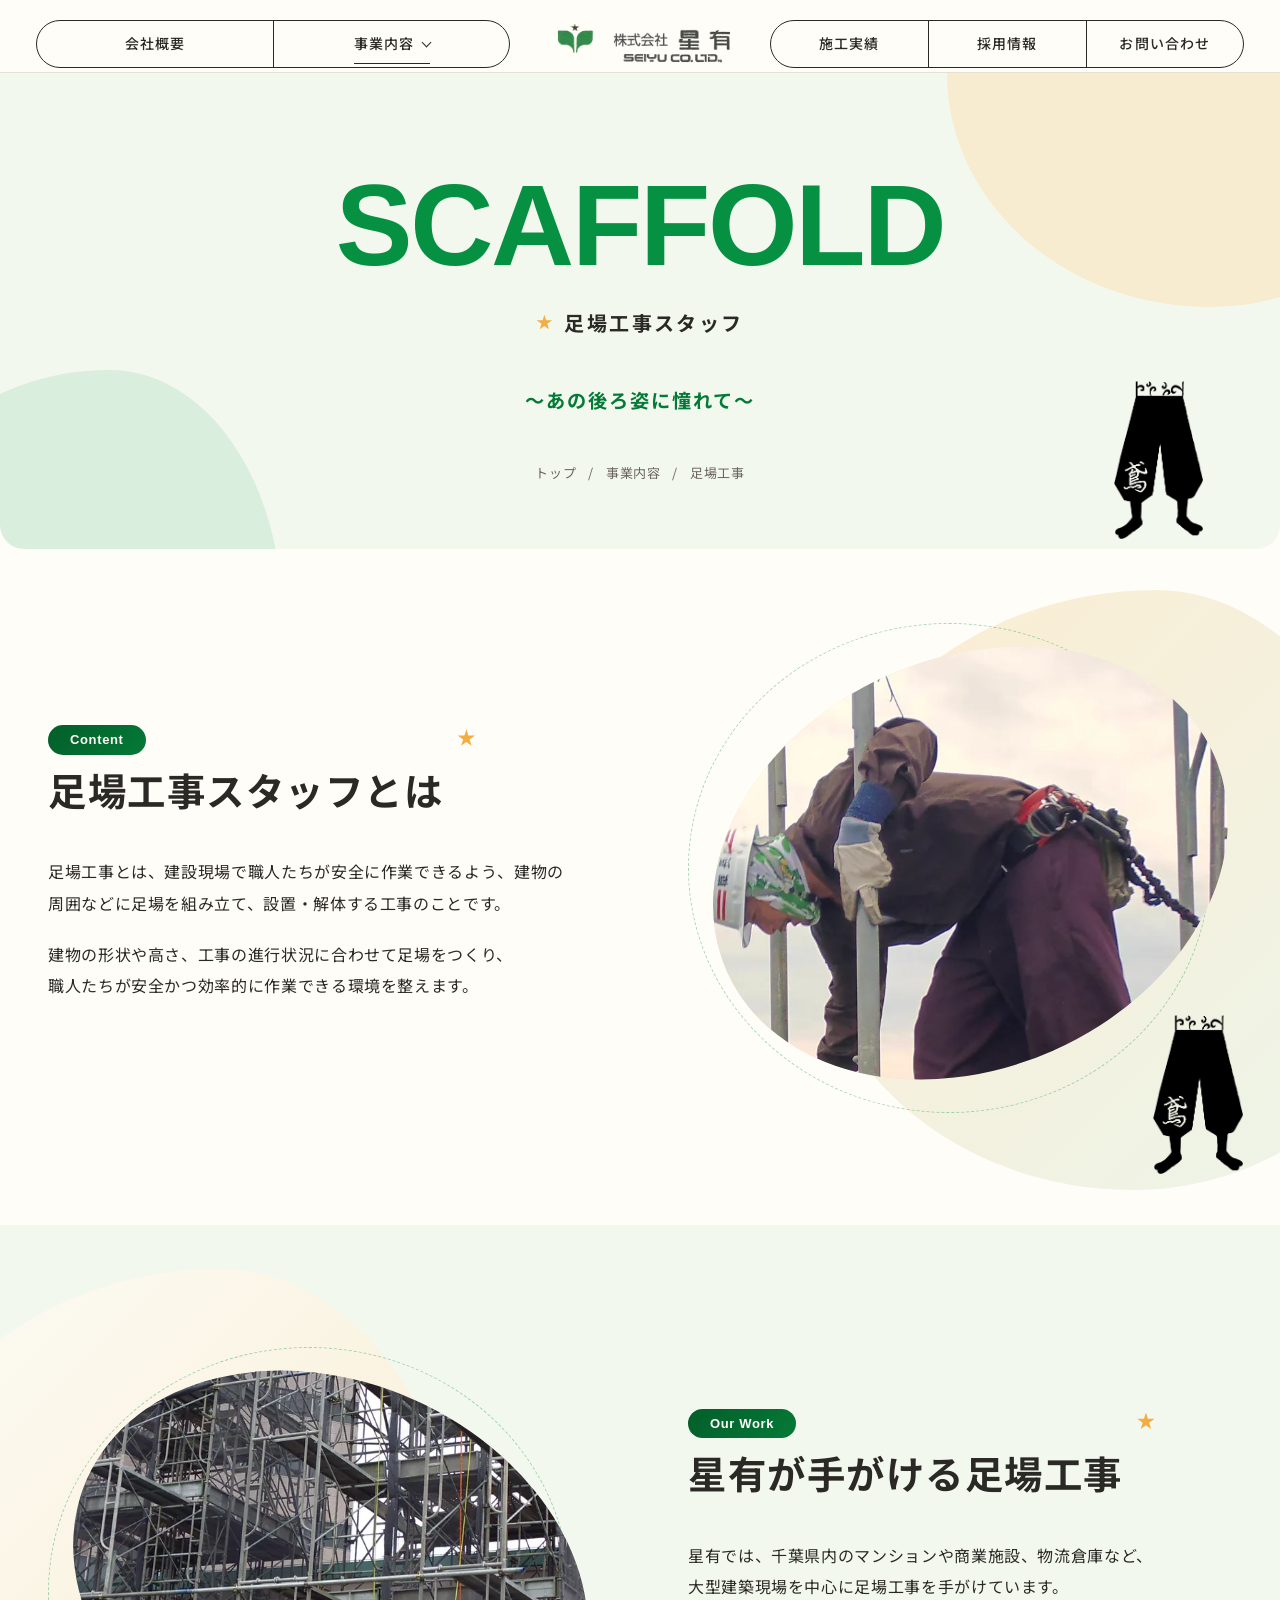
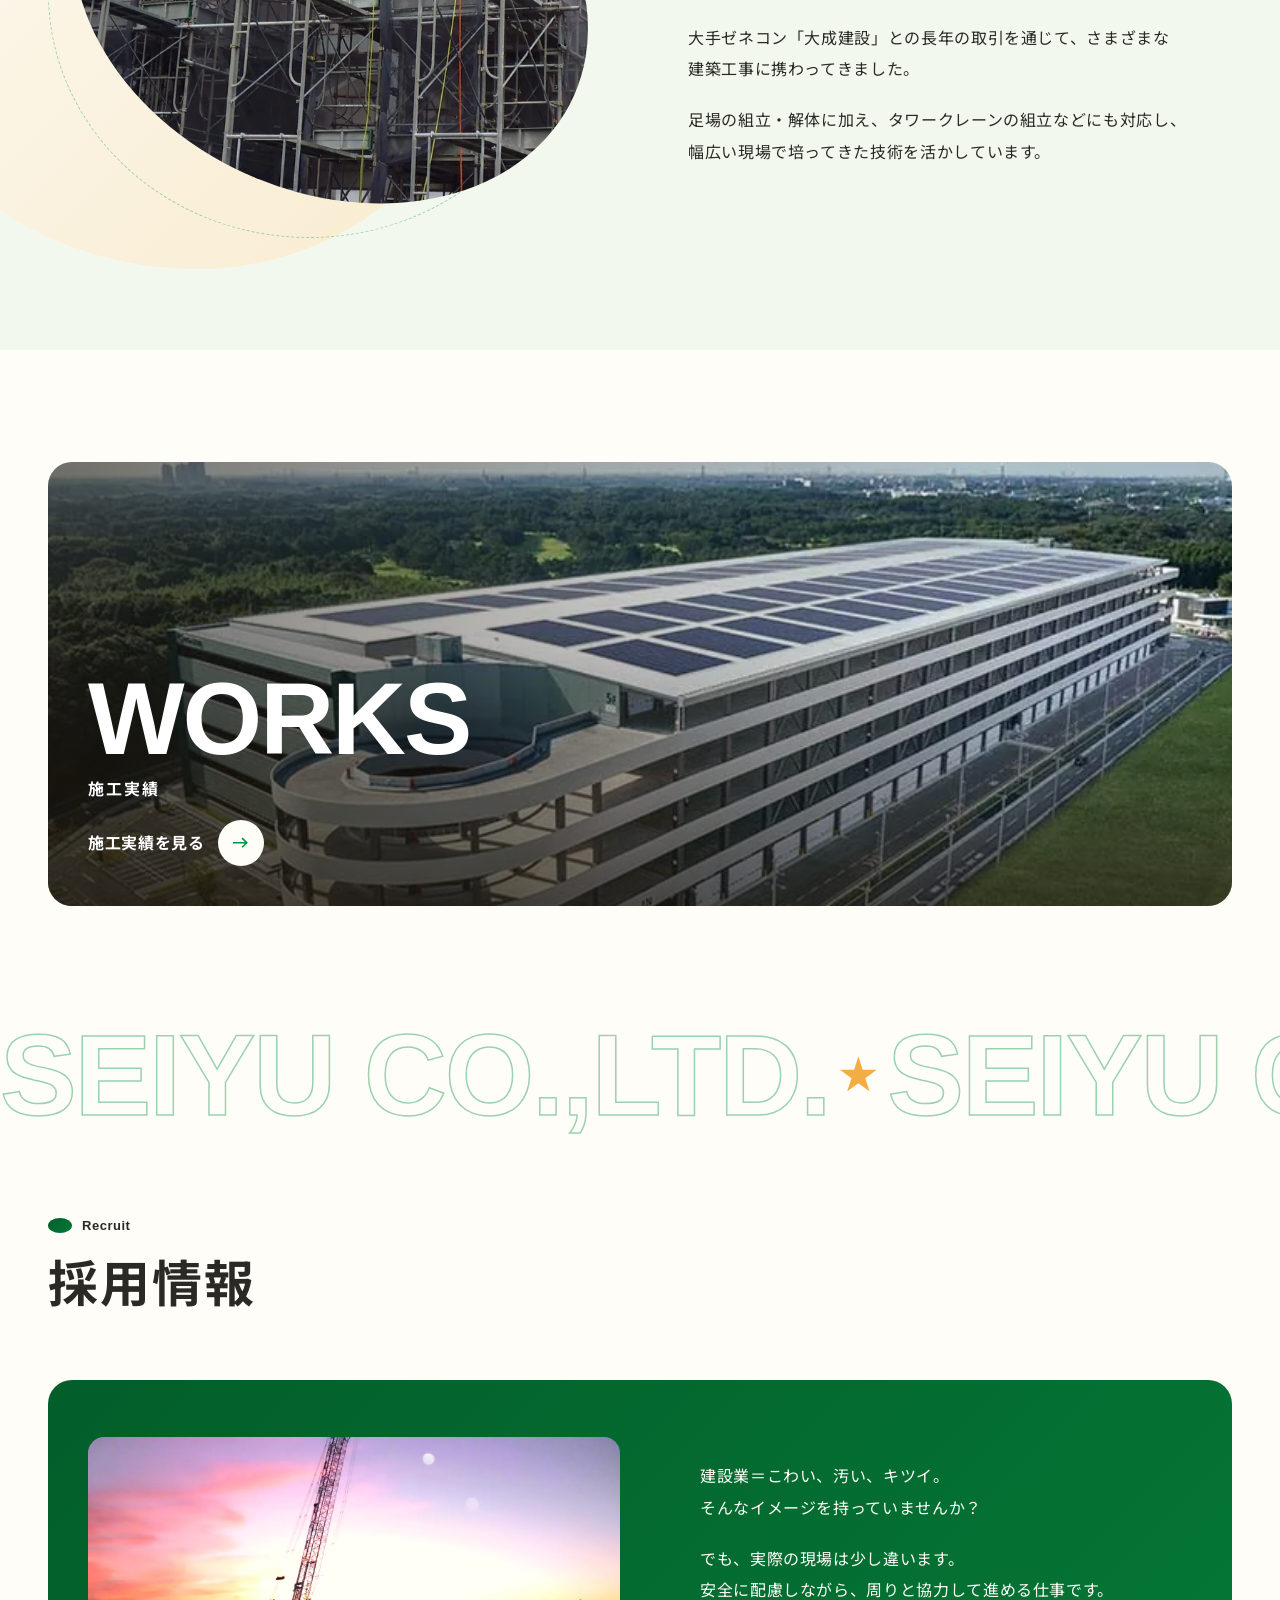
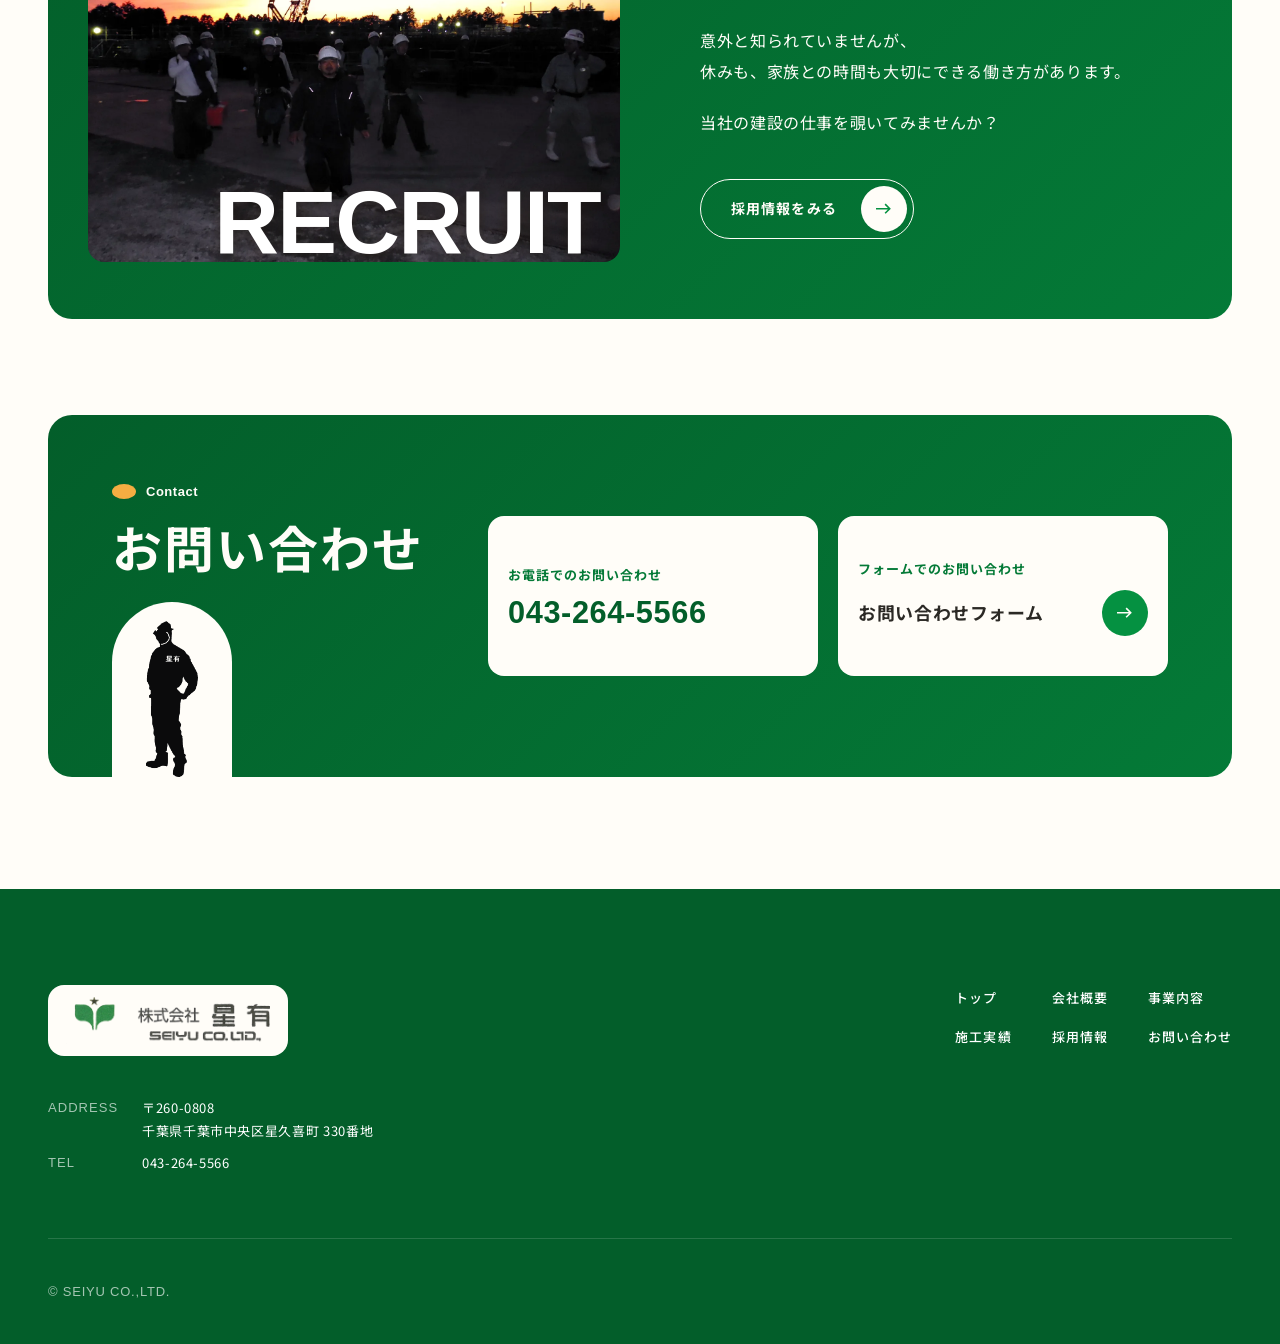
<file: service/scaffold/index.html>
<!doctype html>
<html lang="ja">
<head>
<meta charset="utf-8">
<meta name="viewport" content="width=device-width, initial-scale=1">
<meta name="robots" content="noindex, nofollow">
<meta name="generator" content="SPINOVA HP kit v1.0 master">
<title>足場工事｜株式会社星有</title>
<meta name="description" content="足場工事とは、建設現場で職人たちが安全に作業できるよう、建物の周囲などに足場を組み立て、設置・解体する工事のことです。">
<meta property="og:type" content="article">
<meta property="og:site_name" content="株式会社星有">
<meta property="og:title" content="足場工事｜株式会社星有">
<meta property="og:description" content="足場工事とは、建設現場で職人たちが安全に作業できるよう、建物の周囲などに足場を組み立て、設置・解体する工事のことです。">
<meta property="og:url" content="https://example-hp.pages.dev/service/scaffold/">
<meta property="og:image" content="https://example-hp.pages.dev/assets/ogp.jpg?v=20261112b">
<meta property="og:image:width" content="1200">
<meta property="og:image:height" content="630">
<meta name="twitter:card" content="summary_large_image">
<meta name="twitter:image" content="https://example-hp.pages.dev/assets/ogp.jpg?v=20261112b">
<link rel="preconnect" href="https://fonts.googleapis.com">
<link rel="preconnect" href="https://fonts.gstatic.com" crossorigin>
<link href="https://fonts.googleapis.com/css2?family=Noto+Sans+JP:wght@400;500;700&display=swap" rel="stylesheet">
<link rel="icon" href="../../assets/favicon.ico?v=20261113135525" sizes="any">
<link rel="icon" href="../../assets/favicon-32.png?v=20261113135525" type="image/png" sizes="32x32">
<link rel="apple-touch-icon" href="../../assets/apple-touch-icon.png?v=20261113135525">
<link rel="stylesheet" href="../../tokens.css?v=20261113135525">
<link rel="stylesheet" href="../../base.css?v=20261113135525">
<link rel="stylesheet" href="../../style.css?v=20261113135525">
</head>
<body class="is-sub is-sub--service-scaffold">

<header class="header">
  <nav class="nav nav--l" aria-label="メインメニュー（左）">
    <ul class="nav__list">
      <li><a href="../../company/">会社概要</a></li>
      <li class="nav__has">
        <a href="../../service/" aria-current="page">事業内容<span class="nav__chev" aria-hidden="true"></span></a>
        <ul class="nav__sub">
          <li><a href="../../service/concrete/">コンクリート打設</a></li>
          <li><a href="../../service/scaffold/">足場工事</a></li>
          <li><a href="../../service/management/">施工管理</a></li>
        </ul>
      </li>
    </ul>
  </nav>
  <a class="logo" href="../../" aria-label="株式会社星有 トップへ">
    <img class="logo__w" src="../../assets/logo.png?v=20261113135525" alt="" width="909" height="208">
    <img class="logo__c" src="../../assets/logo.png?v=20261113135525" alt="" width="909" height="208">
  </a>
  <nav class="nav nav--r" aria-label="メインメニュー（右）">
    <ul class="nav__list">
      <li><a href="../../works/">施工実績</a></li>
      <li><a href="../../recruit/">採用情報</a></li>
      <li><a href="../../contact/">お問い合わせ</a></li>
    </ul>
  </nav>
  <div class="header__acts">
    <button class="menu-btn" type="button" aria-expanded="false" aria-controls="drawer" aria-label="メニューを開く"><span></span><span></span></button>
  </div>
</header>

<div class="drawer" id="drawer">
  <ul class="drawer__list">
    <li style="--i:0"><a href="../../"><span class="drawer__en" aria-hidden="true">Top</span><span class="drawer__ja">トップ</span></a></li>
    <li style="--i:1"><a href="../../company/"><span class="drawer__en" aria-hidden="true">Company</span><span class="drawer__ja">会社概要</span></a></li>
    <li style="--i:2"><a href="../../service/" aria-current="page"><span class="drawer__en" aria-hidden="true">Service</span><span class="drawer__ja">事業内容</span></a>
      <ul class="drawer__sub">
        <li><a href="../../service/concrete/">コンクリート打設</a></li>
        <li><a href="../../service/scaffold/">足場工事</a></li>
        <li><a href="../../service/management/">施工管理</a></li>
      </ul>
    </li>
    <li style="--i:3"><a href="../../works/"><span class="drawer__en" aria-hidden="true">Works</span><span class="drawer__ja">施工実績</span></a></li>
    <li style="--i:4"><a href="../../recruit/"><span class="drawer__en" aria-hidden="true">Recruit</span><span class="drawer__ja">採用情報</span></a></li>
    <li style="--i:5"><a href="../../contact/"><span class="drawer__en" aria-hidden="true">Contact</span><span class="drawer__ja">お問い合わせ</span></a></li>
  </ul>
  <a class="drawer__tel" href="tel:0432645566" style="--i:6"><span class="drawer__tel-label">お電話でのお問い合わせ</span><span class="drawer__tel-num nb">043-264-5566</span></a>
</div>

<main>
    <section class="sub-hero">
    <div class="wrap sub-hero__head">
      <div class="ttl">
        <p class="ttl__en" aria-hidden="true"><span class="mask"><span>SCAFFOLD</span></span></p>
        <h1 class="ttl__ja">足場工事スタッフ</h1>
      </div>
      <p class="sub-hero__lead"><span class="nb">〜あの後ろ姿に憧れて〜</span></p>
      <ol class="crumb"><li><a href="../../">トップ</a></li><li><a href="../../service/">事業内容</a></li><li>足場工事</li></ol>
    </div>
      <img class="sub-hero__il sub-hero__il--tobi" src="../../assets/il-tobi.png?v=20261113135525" alt="" width="193" height="341">
  </section>

  <section class="sec split">
    <div class="wrap split__in">
      <div class="split__txt">
        <div class="hd">
          <p class="hd__tag" aria-hidden="true">Content</p>
          <h2 class="hd__ja">足場工事スタッフ<wbr>とは</h2>
        </div>
        <div class="txt rv">
          <p><span class="nb">足場工事とは、</span><wbr><wbr>建設現場で<wbr>職人たちが<wbr>安全に<wbr>作業できるよう、<wbr><wbr>建物の<wbr>周囲などに<wbr>足場を<wbr>組み立て、<wbr><wbr>設置・解体する<wbr>工事のことです。</p>
          <p><span class="nb">建物の形状や高さ、</span><wbr><wbr>工事の<wbr>進行状況に<wbr>合わせて<wbr>足場をつくり、<wbr><wbr>職人たちが<wbr>安全かつ<wbr>効率的に<wbr>作業できる<wbr>環境を<wbr>整えます。</p>
        </div>
      </div>
      <figure class="split__photo rv"><span class="oval oval--top"><img data-bleed src="../../assets/sc-about.webp?v=20261113135525" alt="足場の上で作業する鳶職人" width="1000" height="1278" loading="lazy"></span><img class="split__il" src="../../assets/il-tobi.png?v=20261113135525" alt="" width="193" height="341" loading="lazy"></figure>
    </div>
  </section>

  <section class="sec split split--rev">
    <div class="wrap split__in">
      <div class="split__txt">
        <div class="hd">
          <p class="hd__tag" aria-hidden="true">Our Work</p>
          <h2 class="hd__ja">星有が<wbr>手がける<wbr>足場工事</h2>
        </div>
        <div class="txt rv">
          <p><span class="nb">星有では、</span><wbr><wbr>千葉県内の<wbr>マンションや<wbr>商業施設、<wbr><span class="nb">物流倉庫など、</span><wbr><wbr>大型建築現場を<wbr>中心に<wbr>足場工事を<wbr>手がけています。</p>
          <p>大手ゼネコン<wbr>「大成建設」との<wbr>長年の<wbr>取引を<wbr>通じて、<wbr><wbr>さまざまな<wbr>建築工事に<wbr>携わってきました。</p>
          <p><span class="nb">足場の組立・解体に加え、</span><wbr><wbr>タワークレーンの<wbr>組立などにも<wbr>対応し、<wbr><wbr>幅広い現場で<wbr>培ってきた<wbr>技術を<wbr>活かしています。</p>
        </div>
      </div>
      <figure class="split__photo rv"><span class="oval"><img data-bleed src="../../assets/sc-more.webp?v=20261113135525" alt="組み上がった大きな足場" width="1200" height="736" loading="lazy"></span></figure>
    </div>
  </section>

    <section class="sec">
    <div class="wrap">
      <a class="band rv" href="../../works/">
        <span class="band__photo"><img src="../../assets/wk-05.webp?v=20261113135525" alt="" width="768" height="576" loading="lazy"></span>
        <span class="band__txt" data-on-photo><span class="band__en" aria-hidden="true">WORKS</span><span class="band__ja">施工実績</span><span class="band__go">施工実績を<wbr>見る<span class="btn__arw"><svg viewBox="0 0 14 10" aria-hidden="true"><path d="M0 5h12M8 1l4 4-4 4" fill="none" stroke="currentColor" stroke-width="1.4"/></svg></span></span></span>
      </a>
    </div>
  </section>

  <div class="loop" aria-hidden="true"><div class="loop__in"><span>SEIYU CO.,LTD.</span><i class="loop__star"></i><span>SEIYU CO.,LTD.</span><i class="loop__star"></i><span>SEIYU CO.,LTD.</span><i class="loop__star"></i><span>SEIYU CO.,LTD.</span><i class="loop__star"></i></div></div>

    <div class="duo" id="recruit">
    <section class="duo__item duo__item--recruit">
      <div class="hd">
        <p class="hd__en" aria-hidden="true">Recruit</p>
        <h2 class="hd__ja">採用情報</h2>
      </div>
      <div class="duo__card rv">
        <div class="duo__photo"><img src="../../assets/recruit.webp?v=20261113135525" alt="現場に並ぶ星有の社員" width="1600" height="1200" loading="lazy" data-todo><p class="duo__big" aria-hidden="true" data-on-photo>RECRUIT</p></div>
        <div class="duo__in">
          <div class="txt">
            <p>建設業＝こわい、<wbr>汚い、<wbr>キツイ。<br><span class="nb">そんなイメージを</span><wbr><span class="nb">持っていませんか？</span></p>
            <p>でも、<wbr>実際の<wbr>現場は<wbr>少し<wbr>違います。<br>安全に<wbr>配慮しながら、<wbr>周りと<wbr>協力して<wbr>進める<wbr>仕事です。</p>
            <p>意外と<wbr>知られていませんが、<br>休みも、<wbr>家族との<wbr>時間も<wbr>大切に<wbr>できる<wbr>働き方が<wbr>あります。</p>
            <p>当社の<wbr>建設の<wbr>仕事を<wbr>覗いてみませんか？</p>
          </div>
          <a class="btn btn--w" href="../../recruit/">採用情報をみる<span class="btn__arw"><svg viewBox="0 0 14 10" aria-hidden="true"><path d="M0 5h12M8 1l4 4-4 4" fill="none" stroke="currentColor" stroke-width="1.4"/></svg></span></a>
        </div>
      </div>
    </section>
    <section class="duo__item duo__item--contact">
      <div class="hd">
        <p class="hd__en" aria-hidden="true">Contact</p>
        <h2 class="hd__ja nb">お問い合わせ</h2>
      </div>
      <div class="duo__ways">
        <a class="duo__way" href="tel:0432645566"><span class="duo__way-label">お電話でのお問い合わせ</span><span class="duo__tel-num nb">043-264-5566</span></a>
        <a class="duo__way" href="../../contact/"><span class="duo__way-label">フォームでのお問い合わせ</span><span class="duo__way-go"><span class="nb">お問い合わせフォーム</span><span class="btn__arw"><svg viewBox="0 0 14 10" aria-hidden="true"><path d="M0 5h12M8 1l4 4-4 4" fill="none" stroke="currentColor" stroke-width="1.4"/></svg></span></span></a>
      </div>
      <img class="duo__il" src="../../assets/il-worker.png?v=20261113135525" alt="" width="91" height="275" loading="lazy">
    </section>
  </div>
  
</main>

<footer class="footer">
  <div class="wrap footer__top">
    <div class="footer__co">
      <a class="footer__logo" href="../../" aria-label="株式会社星有 トップへ"><img src="../../assets/logo.png?v=20261113135525" alt="" width="909" height="208" loading="lazy"></a>
      <dl class="footer__info">
        <dt>ADDRESS</dt><dd><span class="nb">〒260-0808</span><br>千葉県千葉市中央区<wbr>星久喜町 330番地</dd>
        <dt>TEL</dt><dd><a class="nb" href="tel:0432645566">043-264-5566</a></dd>
      </dl>
    </div>
    <ul class="footer__nav">
      <li><a href="../../">トップ</a></li>
      <li><a href="../../company/">会社概要</a></li>
      <li><a href="../../service/">事業内容</a></li>
      <li><a href="../../works/">施工実績</a></li>
      <li><a href="../../recruit/">採用情報</a></li>
      <li><a href="../../contact/">お問い合わせ</a></li>
    </ul>
  </div>
  <p class="wrap footer__copy">© SEIYU CO.,LTD.</p>
</footer>

<script src="../../site.js?v=20261113135525"></script>
</body>
</html>
</file>
<file: tokens.css>
:root {
  
  --c-base: #fffdf8;
  --c-sub: #059141;
  --c-sub-deep: #047a37;
  --c-sub-ink: #035e2a;
  --c-sub-ghost: rgba(255, 255, 255, 0.16);
  --c-accent: #f4ad42;
  --c-pale: #f3f8ef;
  --c-ink: #2b2925;
  --c-ink-soft: #6a655c;
  --c-line: #e6e0d4;
  --c-dark: #035e2a;
  --c-dark-text: #ffffff;
  --c-dark-soft: rgba(255, 255, 255, 0.64);
  --c-dark-ghost: rgba(255, 255, 255, 0.14);
  --c-on-photo: #ffffff;
  --c-shade: rgba(28, 22, 12, 0.6);
  --c-shade-0: rgba(28, 22, 12, 0);
  --c-shade-side: rgba(3, 70, 32, 0.82);
  --c-ph-1: #ece6da;
  --c-ph-2: #fbe7c4;
  --c-sub-ghost-2: rgba(5, 145, 65, 0.1);
  --c-grad-a: #035e2a;
  --c-grad-b: #047a37;
  --c-on-band: rgba(255, 255, 255, 0.7);
  --c-band-shade: rgba(20, 30, 20, 0.35);

  
  --ff-body: "Noto Sans JP", "Hiragino Sans", "Hiragino Kaku Gothic ProN", "Yu Gothic", sans-serif;
  --ff-en: "Helvetica Neue", Helvetica, Arial, sans-serif;
  --ff-min: "Noto Sans JP", "Hiragino Sans", "Hiragino Kaku Gothic ProN", "Yu Gothic", sans-serif;

  
  --fs-body: 15px;
  --fw-body: 400;
  --lh-body: 1.95;
  --ls-body: 0.04em;
  --fs-small: 13px;
  --fs-label: 14px;
  --fs-nav: 14px;
  --fs-input: 16px;
  --fs-lead: clamp(22px, 2.4vw, 34px);
  --lh-lead: 1.55;
  --fs-head: clamp(20px, 2.2vw, 30px);
  --lh-head: 1.6;
  --fs-en-l: clamp(40px, 5vw, 80px);
  --lh-en: 1;
  --ls-en: -0.01em;

  
  --sp-1: 8px;
  --sp-p: 16px;
  --sp-b: 32px;
  --sp-g: 48px;
  --sp-s: 80px;
  --sec-y: 96px;
  --gutter: 20px;
  --frame: 10px;
  --wrap: 1200px;
  --radius: 24px;

  
  --header-h: 64px;
  --btn-arw: 40px;
  --label-col: 7em;

  
  --ease: cubic-bezier(0.22, 1, 0.36, 1);
  --dur-rv: 0.9s;
}
@media (min-width: 960px) {
  :root {
    --fs-body: 16px;
    --sp-p: 20px;
    --sp-b: 40px;
    --sp-g: 64px;
    --sp-s: 96px;
    --sec-y: 112px;
    --gutter: 48px;
    --frame: 16px;
    --header-h: 72px;
    --btn-arw: 46px;
  }
}
@media (min-width: 1600px) {
  :root { --fs-body: 17px; --wrap: 1400px; --sp-s: 112px; --sec-y: 136px; }
}
</file>
<file: base.css>
*, *::before, *::after { box-sizing: border-box; }
html { -webkit-text-size-adjust: 100%; scroll-padding-top: var(--header-h); }
body {
  margin: 0;
  background: var(--c-base);
  color: var(--c-ink);
  font-family: var(--ff-body);
  font-size: var(--fs-body);
  font-weight: var(--fw-body);
  line-height: var(--lh-body);
  letter-spacing: var(--ls-body);
  line-break: strict;
  word-break: keep-all;
  overflow-wrap: anywhere;
  overflow-x: clip;
}
img, svg { display: block; max-width: 100%; height: auto; }
a { color: inherit; text-decoration: none; }
ul, ol, dl, dd, figure { margin: 0; padding: 0; list-style: none; }
h1, h2, h3, p { margin: 0; font-weight: inherit; }

.nb { white-space: nowrap; }
.cl { display: inline-block; max-width: 100%; }
.vh { position: absolute; width: 1px; height: 1px; overflow: hidden; clip-path: inset(50%); white-space: nowrap; }

.wrap { width: min(100% - var(--gutter) * 2, var(--wrap)); margin-inline: auto; }
.sec { position: relative; padding-block: var(--sec-y); }
.txt { display: grid; gap: var(--sp-p); }
.lead { font-family: var(--ff-min); font-weight: 600; font-size: var(--fs-lead); line-height: var(--lh-lead); letter-spacing: 0.06em; }
.head3 { font-size: var(--fs-head); line-height: var(--lh-head); font-weight: 700; letter-spacing: 0.06em; }

.ttl { display: grid; gap: var(--sp-p); }
.ttl__en {
  display: flex;
  flex-wrap: wrap;
  column-gap: 0.22em;
  font-family: var(--ff-en);
  font-weight: 800;
  font-size: var(--fs-en-l);
  line-height: var(--lh-en);
  letter-spacing: var(--ls-en);
}
.ttl__ja { display: flex; align-items: center; gap: 12px; font-size: var(--fs-label); font-weight: 500; letter-spacing: 0.12em; }
.ttl__ja::before { content: ""; width: 24px; height: 1px; background: currentColor; }

.mask { display: block; overflow: hidden; white-space: nowrap; padding: 0.14em 0.1em 0.08em; margin: -0.14em -0.1em -0.08em; }
.mask > span { display: block; transform: translateY(105%); transition: transform 1.1s var(--ease); }
.ttl__en.is-on .mask > span { transform: none; transition-delay: calc(var(--m, 0) * 0.1s); }

.btn {
  display: inline-flex;
  align-items: center;
  gap: 24px;
  padding: 6px 6px 6px 30px;
  border: 1px solid currentColor;
  border-radius: 999px;
  font-size: var(--fs-label);
  font-weight: 700;
  letter-spacing: 0.08em;
  transition: background-color 0.35s var(--ease), color 0.35s var(--ease), border-color 0.35s var(--ease);
}
.btn__arw {
  display: grid;
  place-items: center;
  width: var(--btn-arw);
  aspect-ratio: 1;
  border-radius: 50%;
  background: var(--c-sub);
  color: var(--c-base);
  transition: transform 0.35s var(--ease);
}
.btn__arw svg { width: 16px; }
.btn--w .btn__arw { background: var(--c-base); color: var(--c-sub); }
@media (hover: hover) {
  .btn:hover { background: var(--c-ink); color: var(--c-base); border-color: var(--c-ink); }
  .btn--w:hover { background: var(--c-base); color: var(--c-sub-deep); border-color: var(--c-base); }
  .btn:hover .btn__arw { transform: translateX(4px); }
}

.header {
  position: fixed;
  inset: 0 0 auto;
  z-index: 50;
  height: var(--header-h);
  display: flex;
  align-items: center;
  justify-content: space-between;
  padding-inline: var(--gutter);
  color: var(--c-on-photo);
  transition: background-color 0.4s var(--ease), color 0.4s var(--ease), box-shadow 0.4s var(--ease);
}
.header.is-scrolled { background: var(--c-base); color: var(--c-ink); box-shadow: 0 1px 0 var(--c-line); }
.logo { position: relative; display: block; width: clamp(150px, 14vw, 230px); }
.logo img { width: 100%; height: auto; transition: opacity 0.4s var(--ease); }
.logo__c { position: absolute; inset: 0; opacity: 0; }
.header.is-scrolled .logo__w { opacity: 0; }
.header.is-scrolled .logo__c { opacity: 1; }
.nav { display: none; }
.nav__list { display: flex; gap: clamp(24px, 2.4vw, 44px); font-size: var(--fs-nav); font-weight: 500; letter-spacing: 0.08em; white-space: nowrap; }
.nav__list a { position: relative; }
.nav__list a::after { content: ""; position: absolute; left: 0; right: 0; bottom: -6px; height: 1px; background: currentColor; transform: scaleX(0); transform-origin: right; transition: transform 0.4s var(--ease); }
.nav__list a[aria-current="page"]::after { transform: scaleX(1); }
@media (hover: hover) { .nav__list a:hover::after { transform: scaleX(1); transform-origin: left; } }
.header__acts { display: flex; align-items: center; gap: 10px; }
.pill {
  display: none;
  place-items: center;
  min-height: 44px;
  padding-inline: 26px;
  border-radius: 999px;
  background: var(--c-sub);
  color: var(--c-base);
  font-family: var(--ff-en);
  font-weight: 500;
  font-size: var(--fs-label);
  letter-spacing: 0.08em;
}
.menu-btn {
  display: grid;
  place-content: center;
  gap: 7px;
  width: 48px;
  aspect-ratio: 1;
  border: 0;
  border-radius: 50%;
  background: var(--c-sub);
  cursor: pointer;
}
.menu-btn span { display: block; width: 20px; height: 1.5px; background: var(--c-base); transition: transform 0.4s var(--ease); }
.menu-btn[aria-expanded="true"] span:first-child { transform: translateY(4.25px) rotate(45deg); }
.menu-btn[aria-expanded="true"] span:last-child { transform: translateY(-4.25px) rotate(-45deg); }
@media (min-width: 960px) {
  .nav { display: block; margin-left: auto; margin-right: clamp(28px, 2.6vw, 48px); }
  .pill { display: inline-grid; }
  .menu-btn { display: none; }
}

.drawer {
  position: fixed;
  inset: 0;
  z-index: 40;
  display: grid;
  align-content: center;
  gap: var(--sp-g);
  padding: calc(var(--header-h) + var(--sp-b)) var(--gutter) var(--sp-g);
  overflow: hidden auto;
  background: var(--c-sub);
  color: var(--c-base);
  clip-path: circle(0 at calc(100% - var(--gutter) - 24px) calc(var(--header-h) / 2));
  visibility: hidden;
  transition: clip-path 0.6s cubic-bezier(0.7, 0, 0.3, 1), visibility 0s 0.6s;
}
.drawer.is-open { clip-path: circle(150% at calc(100% - var(--gutter) - 24px) calc(var(--header-h) / 2)); visibility: visible; transition: clip-path 0.7s cubic-bezier(0.7, 0, 0.3, 1); }
.drawer__list { display: grid; gap: var(--sp-p); }
.drawer__list a { display: grid; gap: 2px; }
.drawer__en { font-family: var(--ff-en); font-weight: 800; font-size: 34px; line-height: 1; letter-spacing: -0.03em; }
.drawer__ja { font-size: var(--fs-small); letter-spacing: 0.12em; opacity: 0.8; }
.drawer__tel { display: grid; gap: 2px; padding-top: var(--sp-b); border-top: 1px solid var(--c-sub-ghost); }
.drawer__tel-label { font-size: var(--fs-small); }
.drawer__tel-num { font-family: var(--ff-en); font-weight: 500; font-size: 26px; letter-spacing: 0.04em; }
.drawer li, .drawer__tel { opacity: 0; }
.drawer.is-open li, .drawer.is-open .drawer__tel { animation: drawer-in 0.7s var(--ease) calc(0.25s + var(--i, 0) * 0.06s) both; }
@keyframes drawer-in { from { opacity: 0; transform: translateY(24px); } to { opacity: 1; transform: none; } }
@media (min-width: 960px) { .drawer { display: none; } }
html.is-locked { overflow: hidden; }

.sub-hero { padding-top: calc(var(--header-h) + var(--sp-s)); padding-bottom: var(--sp-g); }
.sub-hero + .sec { padding-top: var(--sp-g); }
.sub-hero__head { display: grid; gap: var(--sp-b); }
.crumb { display: flex; flex-wrap: wrap; gap: 0 12px; font-size: var(--fs-small); color: var(--c-ink-soft); }
.crumb li + li::before { content: "/"; margin-right: 12px; }

.info { display: grid; grid-template-columns: var(--label-col) 1fr; border-top: 1px solid var(--c-line); }
.info dt, .info dd { padding-block: var(--sp-p); border-bottom: 1px solid var(--c-line); }
.info dt { font-weight: 700; letter-spacing: 0.08em; }
.info dd { padding-left: var(--sp-p); }
@media (max-width: 599px) {
  .info { grid-template-columns: 1fr; }
  .info dt { padding-bottom: 0; border-bottom: 0; }
  .info dd { padding-left: 0; padding-top: var(--sp-1); }
}

.form { display: grid; gap: var(--sp-b); }
.field { display: grid; gap: var(--sp-1); }
.field__label { display: flex; align-items: center; gap: 10px; font-weight: 700; letter-spacing: 0.06em; }
.field__req { padding: 2px 8px; border-radius: 4px; background: var(--c-sub); color: var(--c-base); font-size: var(--fs-small); font-weight: 500; line-height: 1.6; }
.field__input {
  width: 100%;
  min-height: 52px;
  padding: 12px 16px;
  border: 1px solid var(--c-line);
  border-radius: 8px;
  background: var(--c-base);
  color: var(--c-ink);
  font: inherit;
  font-size: var(--fs-input);
}
textarea.field__input { min-height: 200px; resize: vertical; }

select.field__input {
  appearance: none;
  padding-right: 48px;
  background-image: linear-gradient(45deg, transparent 50%, currentColor 50%), linear-gradient(135deg, currentColor 50%, transparent 50%);
  background-position: calc(100% - 26px) 50%, calc(100% - 20px) 50%;
  background-size: 6px 6px;
  background-repeat: no-repeat;
}
.form__agree { display: flex; align-items: center; justify-content: center; gap: 10px; }
.form__send { justify-self: center; min-width: min(100%, 320px); justify-content: space-between; cursor: pointer; background: transparent; font: inherit; color: inherit; }

.footer { position: relative; overflow: hidden; background: var(--c-dark); color: var(--c-dark-text); padding-top: var(--sp-s); font-size: var(--fs-small); }
.footer__top { display: grid; gap: var(--sp-g); padding-bottom: var(--sp-g); border-bottom: 1px solid var(--c-dark-ghost); }
.footer__co { display: grid; gap: var(--sp-b); }
.footer__logo { display: block; width: min(240px, 70%); }
.footer__info { display: grid; grid-template-columns: 6em 1fr; gap: 8px 16px; line-height: 1.8; }
.footer__info dt { font-family: var(--ff-en); font-weight: 500; letter-spacing: 0.08em; color: var(--c-dark-soft); }
.footer__nav { display: grid; grid-template-columns: repeat(2, max-content); gap: 14px 40px; font-weight: 500; letter-spacing: 0.08em; }
.footer__copy { padding-block: var(--sp-b); font-family: var(--ff-en); color: var(--c-dark-soft); letter-spacing: 0.06em; }
@media (min-width: 960px) {
  .footer__top { grid-template-columns: 1fr auto; align-items: start; }
  .footer__nav { grid-template-columns: repeat(3, max-content); }
}

.rv { opacity: 0; transform: translateY(28px); transition: opacity var(--dur-rv) var(--ease), transform var(--dur-rv) var(--ease); }
.rv.is-on { opacity: 1; transform: none; transition-delay: var(--rv-delay, 0s); }

@media (prefers-reduced-motion: reduce) {
  *, *::before, *::after { animation-duration: 0.01ms !important; animation-iteration-count: 1 !important; transition-duration: 0.01ms !important; }
}
</file>
<file: style.css>
.works__photo, .duo__photo { position: relative; overflow: hidden; background: var(--c-ph-1); }
.media__img img, .works__photo img, .duo__photo img { width: 100%; height: 100%; object-fit: cover; }

.logo::before { content: ""; position: absolute; inset: -5px -14px; z-index: -1; border-radius: 999px; background: var(--c-base); }
.logo { z-index: 0; }
@media (max-width: 959px) { .logo { margin-left: var(--sp-1); } }
.nav__has { position: relative; }
.nav__chev { display: inline-block; width: 7px; height: 7px; margin-left: 8px; border-right: 1.5px solid currentColor; border-bottom: 1.5px solid currentColor; transform: translateY(-3px) rotate(45deg); transition: transform 0.3s var(--ease); }
.nav__sub {
  position: absolute;
  left: 50%;
  top: calc(100% + 10px);
  display: grid;
  gap: 2px;
  min-width: 13em;
  padding: 10px;
  border-radius: 12px;
  background: var(--c-base);
  color: var(--c-ink);
  box-shadow: 0 8px 24px var(--c-sub-ghost-2);
  opacity: 0;
  visibility: hidden;
  transform: translate(-50%, 8px);
  transition: opacity 0.3s var(--ease), transform 0.3s var(--ease), visibility 0s 0.3s;
}
.nav__sub a { display: block; padding: 6px 12px; border-radius: 8px; font-size: var(--fs-small); }
.nav__sub a::after { content: none; }
.nav__has:hover .nav__sub, .nav__has:focus-within .nav__sub { opacity: 1; visibility: visible; transform: translate(-50%, 0); transition: opacity 0.3s var(--ease), transform 0.3s var(--ease); }
.nav__has:hover .nav__chev, .nav__has:focus-within .nav__chev { transform: translateY(1px) rotate(-135deg); }
@media (hover: hover) { .nav__sub a:hover { background: var(--c-pale); color: var(--c-sub); } }
@media (min-width: 960px) {
  .header { display: grid; grid-template-columns: 1fr auto 1fr; padding: var(--frame) calc(var(--frame) + var(--sp-p)) 0; }
  .nav--l, .nav--r { margin: 0; }
  .nav--l .nav__list, .nav--r .nav__list { display: grid; grid-auto-flow: column; grid-auto-columns: 1fr; gap: 0; height: 48px; border: 1px solid currentColor; border-radius: 999px; }
  .nav--l .nav__list > li, .nav--r .nav__list > li { display: grid; place-items: center; }
  .nav--l .nav__list > li + li, .nav--r .nav__list > li + li { border-left: 1px solid currentColor; }
  .nav--l { padding-right: var(--sp-b); }
  .nav--r { padding-left: var(--sp-b); }
  .header__acts { display: none; }
}

.drawer__sub { display: flex; flex-wrap: wrap; gap: 4px 16px; margin-top: var(--sp-1); font-size: var(--fs-small); }
.drawer__sub a::before { content: "– "; }

.fv { height: 100svh; min-height: 600px; }
.fv__frame { position: relative; height: 100%; overflow: hidden; color: var(--c-on-photo); background: var(--c-sub-ink); animation: fv-open 1.4s var(--ease) both; }

@keyframes fv-open { from { clip-path: inset(12% 18% round var(--radius)); } to { clip-path: inset(0 round 0); } }
.fv__photo { position: absolute; inset: 0; }
.fv__photo img { position: absolute; inset: 0; width: 100%; height: 100%; object-fit: cover; object-position: 70% center; opacity: 0; transform: scale(1.12); transition: opacity 1.6s ease, transform 7s linear; }
.fv__photo img.is-on { opacity: 1; transform: scale(1); }
.fv__photo::after { content: ""; position: absolute; inset: 0; background: linear-gradient(180deg, var(--c-shade) 0%, var(--c-shade-0) 22%, var(--c-shade-0) 45%, var(--c-shade) 100%), linear-gradient(90deg, var(--c-shade) 0%, var(--c-shade-0) 60%); }
.fv__body { position: absolute; left: var(--gutter); right: var(--gutter); bottom: clamp(120px, 20vh, 220px); z-index: 2; display: grid; gap: var(--sp-p); justify-items: start; }
.fv__en { display: flex; align-items: center; gap: 10px; font-family: var(--ff-en); font-size: var(--fs-small); font-weight: 700; letter-spacing: 0.2em; opacity: 0; animation: fv-fade 0.8s var(--ease) 1.1s both; }
.fv__star { width: 16px; aspect-ratio: 1; background: var(--c-accent); clip-path: polygon(50% 0, 61% 35%, 98% 35%, 68% 57%, 79% 91%, 50% 70%, 21% 91%, 32% 57%, 2% 35%, 39% 35%); animation: fv-spin 6s linear infinite; }
@keyframes fv-spin { to { transform: rotate(360deg); } }
.fv__catch { font-weight: 700; font-size: clamp(34px, 5.2vw, 84px); line-height: 1.32; letter-spacing: 0.04em; }
.fv__catch .ln { display: block; overflow: hidden; padding-block: 0.04em; }
.fv__catch .ln > span { display: inline-block; transform: translateY(110%); animation: fv-rise 1s var(--ease) both; }
.fv__catch .ln:nth-child(1) > span { animation-delay: 1.2s; }
.fv__catch .ln:nth-child(2) > span { animation-delay: 1.35s; }
.fv__catch .ln:nth-child(3) > span { animation-delay: 1.5s; }
@keyframes fv-rise { to { transform: none; } }
.fv__lead { max-width: 30em; font-size: var(--fs-body); line-height: 2; text-shadow: 0 1px 12px var(--c-shade); opacity: 0; animation: fv-fade 0.8s var(--ease) 1.8s both; }
@keyframes fv-fade { from { opacity: 0; transform: translateY(12px); } to { opacity: 1; transform: none; } }
.fv__ui { position: absolute; right: var(--gutter); bottom: clamp(160px, 26vh, 260px); z-index: 2; display: grid; justify-items: end; gap: var(--sp-b); }
.fv__dots { display: flex; gap: 8px; }
.fv__dots li { width: 40px; height: 3px; overflow: hidden; border-radius: 2px; background: var(--c-dark-ghost); }
.fv__dots span { display: block; height: 100%; width: 100%; background: var(--c-on-photo); transform: scaleX(0); transform-origin: left; }
.fv__dots li.is-on span { animation: fv-bar 4.5s linear both; }
@keyframes fv-bar { to { transform: scaleX(1); } }
.fv__flow { position: absolute; left: 0; right: 0; bottom: -0.12em; z-index: 1; overflow: hidden; pointer-events: none; }
.fv__flow-in { display: flex; width: max-content; animation: flow 36s linear infinite; }
.fv__flow-in span { padding-right: 0.4em; font-family: var(--ff-en); font-weight: 700; font-size: clamp(72px, 13vw, 220px); line-height: 1; letter-spacing: -0.02em; white-space: nowrap; color: transparent; -webkit-text-stroke: 1px var(--c-on-photo); opacity: 0.85; }
@keyframes flow { to { transform: translateX(-50%); } }
@media (max-width: 599px) { .fv__ui { display: none; } .fv__body { bottom: 96px; } }

.hd { display: grid; gap: var(--sp-1); }
.hd__en { display: flex; align-items: center; gap: 10px; font-family: var(--ff-en); font-size: var(--fs-small); font-weight: 700; letter-spacing: 0.04em; }
.hd__en::before { content: ""; width: 24px; height: 15px; border-radius: 50%; background: linear-gradient(135deg, var(--c-grad-a), var(--c-grad-b)); }
.hd__tag { justify-self: start; padding: 2px 22px; border-radius: 999px; background: linear-gradient(135deg, var(--c-grad-a), var(--c-grad-b)); color: var(--c-base); font-family: var(--ff-en); font-size: var(--fs-small); font-weight: 700; }
.hd__ja { font-size: clamp(30px, 3.9vw, 56px); font-weight: 700; line-height: 1.4; letter-spacing: 0.04em; }
.hd--line { padding-top: var(--sp-b); border-top: 1px solid var(--c-ink); }

.btn--fill { padding: 10px 10px 10px 32px; border-color: transparent; background: linear-gradient(90deg, var(--c-grad-a), var(--c-grad-b)); color: var(--c-base); }
.btn--fill .btn__arw { background: var(--c-base); color: var(--c-sub); }

.company { overflow-x: clip; }
.company__in { display: grid; gap: var(--sp-g); align-items: center; }
.company__txt { display: grid; gap: var(--sp-b); justify-items: start; }
.company__txt .txt { max-width: 34em; font-size: var(--fs-body); }
.company__photo { position: relative; aspect-ratio: 1; margin-right: calc((min(100vw - var(--gutter) * 2, var(--wrap)) - 100vw) / 2); }
.company__oval, .company__sub { will-change: transform; }
.company__oval { position: absolute; inset: 6% -10% 6% 4%; overflow: hidden; border-radius: 50%; transform: rotate(-28deg); background: var(--c-ph-1); }
.company__sub { position: absolute; left: 0; bottom: 0; width: 34%; aspect-ratio: 3 / 4; object-fit: cover; border: 6px solid var(--c-base); border-radius: var(--radius); }
.company__oval img { position: absolute; left: -10%; top: -10%; width: 120%; height: 120%; max-width: none; object-fit: cover; transform: rotate(28deg); }
@media (min-width: 960px) { .company__in { grid-template-columns: 1fr 1fr; column-gap: var(--sp-s); } }

.service { background: var(--c-pale); }
.service__head { display: flex; align-items: flex-end; justify-content: space-between; gap: var(--sp-b); margin-bottom: var(--sp-g); }
.service__il { width: clamp(48px, 5vw, 72px); flex: none; }
.media { display: grid; gap: var(--sp-s); }
.media__item { display: grid; gap: var(--sp-b); align-items: center; }

.media__img { width: min(100%, 300px); aspect-ratio: 4 / 5; justify-self: center; position: relative; }
.media__item:nth-child(2) .media__img { aspect-ratio: 5 / 4; }
.media__item:nth-child(3) .media__img { aspect-ratio: 9 / 10; }
.media__img img, .media__img::before { border-radius: 58% 42% 46% 54% / 52% 60% 40% 48%; animation: blob 9s ease-in-out infinite; }
.media__img img { position: relative; z-index: 1; }
.media__img::before { content: ""; position: absolute; inset: 8% -8% -8% 8%; background: var(--c-sub-ghost-2); animation-duration: 11s; animation-direction: reverse; }
.media__item:nth-child(2) .media__img img { animation-delay: -3s; }
.media__item:nth-child(3) .media__img img { animation-delay: -6s; }
@keyframes blob {
  0%, 100% { border-radius: 58% 42% 46% 54% / 52% 60% 40% 48%; }
  33% { border-radius: 42% 58% 62% 38% / 44% 46% 54% 56%; }
  66% { border-radius: 52% 48% 38% 62% / 62% 42% 58% 38%; }
}
.media__txt { display: grid; gap: var(--sp-p); justify-items: start; }
.media__txt .btn { margin-top: var(--sp-1); }
.media__item { position: relative; }
.media__item::after { position: absolute; top: 50%; right: 0; z-index: 0; transform: translateY(-50%); font-family: var(--ff-en); font-weight: 700; font-size: clamp(120px, 16vw, 260px); line-height: 1; color: transparent; -webkit-text-stroke: 1.5px var(--c-sub); opacity: 0.18; pointer-events: none; }
.media__item:nth-child(1)::after { content: "01"; }
.media__item:nth-child(2)::after { content: "02"; top: 0; transform: translateY(-45%); }
.media__item:nth-child(3)::after { content: "03"; }
.media__txt { position: relative; z-index: 1; }
.media__txt p { font-size: clamp(15px, 1.2vw, 17px); }
.media__ttl { display: flex; align-items: center; gap: 14px; font-size: clamp(22px, 2.2vw, 30px); font-weight: 700; line-height: 1.5; letter-spacing: 0.06em; color: var(--c-sub); }
.media__no { padding: 1px 14px; border-radius: 999px; background: linear-gradient(135deg, var(--c-grad-a), var(--c-grad-b)); color: var(--c-base); font-family: var(--ff-en); font-size: var(--fs-small); }
.media__il { display: none; }
.media__img img { transform: scale(0.6); opacity: 0; transition: transform 1.2s var(--ease) 0.15s, opacity 0.8s ease 0.15s; }
.media__item.is-on .media__img img { transform: none; opacity: 1; }
.media__no { display: inline-block; transform: scale(0); transition: transform 0.6s cubic-bezier(0.34, 1.56, 0.64, 1) 0.5s; }
.media__item.is-on .media__no { transform: none; }
@media (min-width: 960px) {
  .media__item { grid-template-columns: 340px 1fr 120px; column-gap: var(--sp-s); }
  
  .media__item:nth-child(even) { grid-template-columns: 120px 1fr 340px; }
  .media__item:nth-child(even) .media__img { order: 3; }
  .media__item:nth-child(even) .media__txt { order: 2; }
  .media__item:nth-child(even) .media__il { order: 1; }
  .media__item:nth-child(even) .media__img::before { inset: 8% 8% -8% -8%; }
  .media__img { width: 100%; }
  .media__il { display: block; width: 110px; }
  
  .media__item::after { top: 0; right: auto; transform: translateY(-50%); }
  .media__item:nth-child(1)::after { left: 34%; }
  .media__item:nth-child(2)::after { left: 52%; transform: translateY(-50%); }
  .media__item:nth-child(3)::after { left: 70%; }
}

.works__in { display: grid; gap: var(--sp-g); }
.works__txt { display: grid; gap: var(--sp-b); justify-items: start; align-content: start; }
.works__txt .hd { width: min(100%, 360px); }
.works__list { width: 100%; border-top: 1px solid var(--c-line); }
.works__list a { display: grid; grid-template-columns: 96px 1fr 32px; align-items: center; gap: var(--sp-p); padding: var(--sp-p) var(--sp-1); border-bottom: 1px solid var(--c-line); transition: background-color 0.4s var(--ease); }
.works__list img { width: 96px; aspect-ratio: 4 / 3; border-radius: 8px; object-fit: cover; }
.works__name { font-weight: 700; line-height: 1.6; }
.works__arw { position: relative; width: 32px; aspect-ratio: 1; border-radius: 50%; background: linear-gradient(135deg, var(--c-grad-a), var(--c-grad-b)); }
.works__arw::after { content: ""; position: absolute; left: 11px; top: 11px; width: 7px; height: 7px; border-top: 1.5px solid var(--c-base); border-right: 1.5px solid var(--c-base); transform: rotate(45deg); }
.works__list a { position: relative; }
.works__list a::after { content: ""; position: absolute; left: 0; bottom: -1px; width: 100%; height: 2px; background: var(--c-sub); transform: scaleX(0); transform-origin: left; }
.works__list li.is-on a::after { animation: fv-bar 3.5s linear both; }
.works__list li.is-on a { background: var(--c-pale); }
@media (hover: hover) { .works__list a:hover img { transform: scale(1.06); } }
.works__list img { transition: transform 0.4s var(--ease); }
.works__list li.is-on .works__name { color: var(--c-sub-deep); }
.works__photo { aspect-ratio: 590 / 713; border-radius: var(--radius); }
.works__photo img { position: absolute; inset: 0; opacity: 0; transition: opacity 1.2s ease; }
.works__photo img.is-on { opacity: 1; }
@media (min-width: 960px) { .works__in { grid-template-columns: 1fr 1fr; column-gap: var(--sp-s); align-items: center; } }

.duo { display: grid; grid-template-columns: minmax(0, 1fr); gap: var(--sp-s); width: min(100% - var(--gutter) * 2, var(--wrap)); margin-inline: auto; padding-bottom: var(--sec-y); }
.duo__item--recruit { display: grid; gap: var(--sp-g); }
.duo__card { display: grid; gap: var(--sp-b); padding: var(--sp-p); border-radius: var(--radius); background: linear-gradient(135deg, var(--c-grad-a), var(--c-grad-b)); color: var(--c-base); }
.duo__photo { aspect-ratio: 4 / 3; border-radius: calc(var(--radius) - 8px); }
.duo__big { transform: translateX(40%); opacity: 0; transition: transform 1.2s var(--ease) 0.2s, opacity 1s ease 0.2s; }
.duo__card.is-on .duo__big { transform: none; opacity: 1; }
.duo__big { position: absolute; right: var(--sp-p); bottom: 0; font-family: var(--ff-en); font-weight: 700; font-size: clamp(48px, 7vw, 112px); line-height: 0.9; letter-spacing: -0.02em; color: var(--c-on-photo); text-shadow: 0 2px 16px var(--c-shade); }
.duo__in { display: grid; gap: var(--sp-b); justify-items: start; padding: 0 var(--sp-p) var(--sp-p); }
.duo__item--contact { position: relative; display: grid; gap: var(--sp-b); padding: var(--sp-g) var(--gutter); border-radius: var(--radius); background: linear-gradient(135deg, var(--c-grad-a), var(--c-grad-b)); color: var(--c-base); }
.duo__item--contact .hd__en::before { background: var(--c-accent); }
.duo__ways { display: grid; gap: var(--sp-p); }
.duo__way { display: grid; gap: var(--sp-1); align-content: center; min-height: 128px; padding: var(--sp-b) var(--sp-p); border-radius: calc(var(--radius) - 8px); background: var(--c-base); color: var(--c-ink); transition: transform 0.4s var(--ease), box-shadow 0.4s var(--ease); }
@media (hover: hover) { .duo__way:hover { transform: translateY(-4px); box-shadow: 0 12px 28px var(--c-shade); } }
.duo__way-label { font-size: var(--fs-small); font-weight: 700; letter-spacing: 0.08em; color: var(--c-sub-deep); }
.duo__tel-num { font-family: var(--ff-en); font-weight: 700; font-size: clamp(26px, 2.4vw, 34px); line-height: 1.1; letter-spacing: 0.02em; color: var(--c-sub-ink); }
.duo__way-go { display: flex; align-items: center; justify-content: space-between; gap: var(--sp-p); font-size: clamp(16px, 1.4vw, 20px); font-weight: 700; }
.duo__way-go .btn__arw { flex: none; }
.duo__il { justify-self: center; width: 120px; padding: 18px 34px 0; border-radius: 60px 60px 0 0; background: var(--c-base); align-self: end; margin-bottom: calc(var(--sp-g) * -1); }
@media (min-width: 960px) {
  .duo__card { grid-template-columns: 1fr 1fr; align-items: center; padding: var(--sp-b); }
  .duo__photo { aspect-ratio: 5 / 4; }
  .duo__in { padding: var(--sp-b); }
  .duo__item--contact { grid-template-columns: auto minmax(0, 1fr); grid-template-areas: "hd ways" "il ways"; align-items: center; column-gap: var(--sp-g); row-gap: var(--sp-p); padding: var(--sp-g); }
  .duo__item--contact > .hd { grid-area: hd; align-self: end; }
  .duo__ways { grid-area: ways; grid-template-columns: repeat(2, minmax(0, 1fr)); }
  .duo__il { grid-area: il; justify-self: start; }
}

.footer__logo { padding: 12px 18px; border-radius: 16px; background: var(--c-base); }

.contact__in { display: grid; gap: var(--sp-g); max-width: 760px; }

.fv__body::before { content: ""; position: absolute; inset: -40px -24px -32px; z-index: -1; background: linear-gradient(180deg, var(--c-shade-0), var(--c-shade) 30%, var(--c-shade) 75%, var(--c-shade-0)); }
.field__label .field__req { background: var(--c-sub-deep); }

.sub-hero { position: relative; overflow: hidden; border-radius: 0 0 var(--radius) var(--radius); background: var(--c-pale); text-align: center; }
.sub-hero::before, .sub-hero::after { content: ""; position: absolute; border-radius: 58% 42% 46% 54% / 52% 60% 40% 48%; animation: blob 12s ease-in-out infinite; pointer-events: none; }
.sub-hero::before { right: -12vw; top: -14vw; width: 38vw; aspect-ratio: 1; background: var(--c-ph-2); opacity: 0.7; }
.sub-hero::after { left: -10vw; bottom: -18vw; width: 32vw; aspect-ratio: 1; background: var(--c-sub-ghost-2); animation-direction: reverse; }
.sub-hero__head { position: relative; z-index: 1; justify-items: center; }
.sub-hero .ttl { justify-items: center; }
.sub-hero .ttl__en { justify-content: center; font-family: var(--ff-en); font-weight: 700; font-size: clamp(44px, 9vw, 140px); letter-spacing: -0.02em; color: var(--c-sub); }
.sub-hero .ttl__ja { font-size: clamp(16px, 1.6vw, 20px); font-weight: 700; letter-spacing: 0.12em; }
.sub-hero .ttl__ja::before { width: 16px; height: 16px; background: var(--c-accent); clip-path: polygon(50% 0, 61% 35%, 98% 35%, 68% 57%, 79% 91%, 50% 70%, 21% 91%, 32% 57%, 2% 35%, 39% 35%); animation: fv-spin 6s linear infinite; }
.sub-hero__lead { font-size: clamp(16px, 1.5vw, 20px); font-weight: 700; letter-spacing: 0.1em; color: var(--c-sub-deep); }
.sub-hero .crumb { justify-content: center; }

.split { overflow-x: clip; }
.split--rev { background: var(--c-pale); }
.split__in { display: grid; gap: var(--sp-g); align-items: center; }
.split__txt { display: grid; gap: var(--sp-b); justify-items: start; }
.split__txt .txt { max-width: 36em; }
.split .hd__ja { font-size: clamp(26px, 3vw, 44px); }
.split__photo { position: relative; justify-self: center; width: min(100%, 560px); aspect-ratio: 1 / 0.92; }
.split__photo::before { content: ""; position: absolute; inset: 2% 4% 0 0; border: 1.5px dashed var(--c-sub); border-radius: 50%; opacity: 0.35; animation: fv-spin 60s linear infinite; }
.oval { position: absolute; inset: 9% -1% 9% 3%; overflow: hidden; border-radius: 50%; background: var(--c-ph-1); transform: rotate(-24deg) scale(0.72); opacity: 0; transition: transform 1.4s var(--ease), opacity 0.9s ease; }
.split__photo.is-on .oval { transform: rotate(-24deg); opacity: 1; }
.oval img { position: absolute; left: -14%; top: -14%; width: 128%; height: 128%; max-width: none; object-fit: cover; transform: rotate(24deg); }
.split__il { position: absolute; right: -2%; bottom: -12%; width: clamp(60px, 7vw, 96px); animation: sway 4s ease-in-out infinite; transform-origin: 50% 100%; }
@keyframes sway { 0%, 100% { transform: rotate(-3deg); } 50% { transform: rotate(3deg); } }
@media (min-width: 960px) {
  .split__in { grid-template-columns: 1fr 1fr; column-gap: var(--sp-s); }
  .split--rev .split__photo { order: -1; }
  .split--rev .oval { transform: rotate(24deg) scale(0.72); }
  .split--rev .split__photo.is-on .oval { transform: rotate(24deg); }
  .split--rev .oval img { transform: rotate(-24deg); }
}

.points__list { display: grid; gap: var(--sp-p); margin-top: var(--sp-g); }
.points__item { display: grid; gap: var(--sp-p); align-content: start; justify-items: start; padding: var(--sp-b) var(--sp-p); border-radius: var(--radius); background: var(--c-pale); }
.points__icon { display: grid; place-items: center; width: 80px; aspect-ratio: 1; border-radius: 50%; background: var(--c-base); color: var(--c-sub); }
.points__icon svg { width: 42px; fill: none; stroke: currentColor; stroke-width: 2; stroke-linecap: round; stroke-linejoin: round; }
.points__icon svg > * { stroke-dasharray: 160; stroke-dashoffset: 160; transition: stroke-dashoffset 1.8s var(--ease) 0.3s; }
.points__item.is-on .points__icon svg > * { stroke-dashoffset: 0; }
.points__ttl { display: flex; flex-wrap: wrap; align-items: center; gap: 10px 14px; font-size: clamp(19px, 1.7vw, 23px); font-weight: 700; line-height: 1.5; color: var(--c-sub); }
.points__no { padding: 1px 14px; border-radius: 999px; background: linear-gradient(135deg, var(--c-grad-a), var(--c-grad-b)); color: var(--c-base); font-family: var(--ff-en); font-size: var(--fs-small); }
@media (min-width: 960px) { .points__list { grid-template-columns: repeat(3, minmax(0, 1fr)); gap: var(--sp-b); } .points__item { padding: var(--sp-b); } }

.steps { overflow: hidden; width: calc(100% - var(--frame) * 2); margin-inline: auto; padding-block: var(--sp-s); border-radius: var(--radius); background: linear-gradient(135deg, var(--c-grad-a), var(--c-grad-b)); color: var(--c-base); }
.steps .hd__en::before { background: var(--c-accent); }
.steps + .duo { padding-top: var(--sec-y); }
.steps__list { display: grid; gap: var(--sp-p); margin-top: var(--sp-g); color: var(--c-ink); }
.steps__item { position: relative; display: grid; grid-template-columns: 64px minmax(0, 1fr); gap: 10px; }
.steps__no { display: grid; place-items: center; border-radius: 16px; background: var(--c-base); font-family: var(--ff-en); font-weight: 700; font-size: 26px; color: var(--c-sub); }
.steps__body { display: grid; gap: 4px; padding: var(--sp-p); border-radius: 16px; background: var(--c-base); }
.steps__ttl { font-size: clamp(17px, 1.4vw, 20px); font-weight: 700; line-height: 1.5; }
@media (min-width: 960px) {
  .steps__item { grid-template-columns: 96px minmax(0, 1fr); gap: 14px; }
  .steps__no { font-size: 34px; }
  .steps__body { padding: var(--sp-p) var(--sp-b); }
  .steps__list--grid { grid-template-columns: repeat(2, minmax(0, 1fr)); }
}

.band { position: relative; display: block; overflow: hidden; aspect-ratio: 4 / 3; border-radius: var(--radius); color: var(--c-on-photo); }
.band__photo { position: absolute; inset: 0; background: var(--c-ph-1); }
.band__photo img { width: 100%; height: 100%; object-fit: cover; transition: transform 1.2s var(--ease); }
.band__photo::after { content: ""; position: absolute; inset: 0; background: linear-gradient(90deg, var(--c-shade), var(--c-shade-0) 80%), linear-gradient(0deg, var(--c-shade), var(--c-shade-0) 60%); }
.band__txt { position: absolute; left: var(--sp-b); bottom: var(--sp-b); z-index: 1; display: grid; gap: var(--sp-1); justify-items: start; }
.band__en { font-family: var(--ff-en); font-weight: 700; font-size: clamp(48px, 8vw, 120px); line-height: 0.9; letter-spacing: -0.02em; }
.band__ja { font-weight: 700; letter-spacing: 0.12em; }
.band__go { display: inline-flex; align-items: center; gap: 14px; margin-top: var(--sp-1); font-weight: 700; }
.band__go .btn__arw { background: var(--c-base); color: var(--c-sub); }
@media (hover: hover) { .band:hover .band__photo img { transform: scale(1.05); } .band:hover .btn__arw { transform: translateX(4px); } }
@media (min-width: 960px) { .band { aspect-ratio: 16 / 6; } }

.msg__box { position: relative; display: grid; gap: var(--sp-g); overflow: hidden; padding: var(--sp-g) var(--sp-p); border-radius: var(--radius); background: linear-gradient(135deg, var(--c-grad-a), var(--c-grad-b)); color: var(--c-base); }
.msg__box::after { content: "MESSAGE"; position: absolute; right: -0.04em; bottom: -0.14em; font-family: var(--ff-en); font-weight: 700; font-size: clamp(72px, 12vw, 200px); line-height: 1; white-space: nowrap; color: transparent; -webkit-text-stroke: 1px var(--c-base); opacity: 0.18; pointer-events: none; }
.msg__txt { position: relative; z-index: 1; display: grid; gap: var(--sp-b); }
.msg .hd__tag { background: var(--c-base); color: var(--c-sub-deep); }
.msg__quote { padding-left: var(--sp-p); border-left: 3px solid var(--c-accent); font-size: clamp(18px, 1.8vw, 24px); font-weight: 700; line-height: 1.7; }
.msg__sign { justify-self: end; display: flex; align-items: baseline; gap: var(--sp-p); font-size: var(--fs-label); }
.msg__name { font-size: clamp(22px, 2vw, 28px); font-weight: 700; letter-spacing: 0.2em; }
.msg__oval { position: relative; z-index: 1; justify-self: center; display: grid; place-items: end center; width: 240px; aspect-ratio: 3 / 4; overflow: hidden; border: 6px solid var(--c-accent); border-radius: 50%; background: var(--c-base); }
.msg__oval img { width: 200px; mix-blend-mode: multiply; }
@media (min-width: 960px) {
  .msg__box { grid-template-columns: minmax(0, 1fr) 280px; align-items: center; column-gap: var(--sp-s); padding: var(--sp-s); }
  .msg__oval { width: 280px; align-self: start; position: sticky; top: calc(var(--header-h) + var(--sp-b)); }
}

.msg { padding-bottom: 0; }
.outline__in { display: grid; gap: var(--sp-g); }
.dots li::before { content: "・"; }
.note { margin-top: var(--sp-1); font-size: var(--fs-small); color: var(--c-ink-soft); }
.map { overflow: hidden; aspect-ratio: 4 / 3; border-radius: var(--radius); background: var(--c-ph-1); }
.map iframe { display: block; width: 100%; height: 100%; border: 0; }
@media (min-width: 960px) {
  .outline__in { grid-template-columns: minmax(0, 1fr) minmax(0, 1fr); grid-template-areas: "hd hd" "info map"; column-gap: var(--sp-s); align-items: start; }
  .outline__in > .hd-row { grid-area: hd; }
  .outline__in > .info { grid-area: info; }
  .outline__in > .map { grid-area: map; aspect-ratio: auto; height: 100%; min-height: 420px; }
}

.cards { display: grid; gap: var(--sp-b); }
.cards__link { display: grid; grid-template-rows: auto 1fr; gap: var(--sp-p); height: 100%; padding: var(--sp-p); border-radius: var(--radius); background: var(--c-pale); transition: transform 0.5s var(--ease), box-shadow 0.5s var(--ease); }
.cards__img { overflow: hidden; aspect-ratio: 4 / 3; border-radius: calc(var(--radius) - 8px); background: var(--c-ph-1); }
.cards__img img { width: 100%; height: 100%; object-fit: cover; transition: transform 1s var(--ease); }
.cards__txt { display: grid; gap: var(--sp-p); align-content: start; justify-items: start; padding: 0 var(--sp-1) var(--sp-1); }
.cards__no { font-family: var(--ff-en); font-weight: 700; font-size: 56px; line-height: 1; color: transparent; -webkit-text-stroke: 1.5px var(--c-sub); }
.cards__ttl { font-size: clamp(22px, 2vw, 28px); font-weight: 700; line-height: 1.4; letter-spacing: 0.06em; color: var(--c-sub); }
.cards__more { display: inline-flex; align-items: center; gap: 14px; margin-top: var(--sp-1); font-size: var(--fs-label); font-weight: 700; color: var(--c-sub-deep); }
.cards__more .btn__arw { background: linear-gradient(135deg, var(--c-grad-a), var(--c-grad-b)); }
@media (hover: hover) { .cards__link:hover { transform: translateY(-6px); box-shadow: 0 16px 36px var(--c-sub-ghost-2); } .cards__link:hover .cards__img img { transform: scale(1.06); } .cards__link:hover .btn__arw { transform: translateX(4px); } }
@media (min-width: 960px) { .cards { grid-template-columns: repeat(3, minmax(0, 1fr)); } }

.gallery { display: grid; grid-template-columns: repeat(2, minmax(0, 1fr)); gap: var(--sp-b) var(--sp-p); }
.gallery__btn { display: block; width: 100%; aspect-ratio: 4 / 3; padding: 0; overflow: hidden; border: 0; border-radius: 16px; background: var(--c-ph-1); cursor: zoom-in; }
.gallery__btn img { width: 100%; height: 100%; object-fit: cover; transition: transform 0.8s var(--ease); }
@media (hover: hover) { .gallery__btn:hover img { transform: scale(1.06); } }
.gallery__name { margin-top: var(--sp-1); font-size: var(--fs-label); font-weight: 700; line-height: 1.6; }
.lightbox { width: min(92vw, 1200px); max-width: none; padding: 0; overflow: visible; border: 0; background: transparent; }
.lightbox::backdrop { background: var(--c-shade); }
.lightbox img { display: block; width: 100%; height: auto; max-height: 84vh; object-fit: contain; border-radius: 16px; }
.lightbox__close { position: absolute; top: -52px; right: 0; width: 44px; height: 44px; border: 0; border-radius: 50%; background: var(--c-base); cursor: pointer; }
.lightbox__close::before, .lightbox__close::after { content: ""; position: absolute; left: 12px; top: 21px; width: 20px; height: 2px; background: var(--c-ink); }
.lightbox__close::before { transform: rotate(45deg); }
.lightbox__close::after { transform: rotate(-45deg); }
@media (min-width: 960px) { .gallery { grid-template-columns: repeat(3, minmax(0, 1fr)); gap: var(--sp-g) var(--sp-b); } }

.passion { overflow-x: clip; }
.passion::before { content: ""; position: absolute; right: -8vw; top: 10%; width: min(44vw, 560px); aspect-ratio: 1; border-radius: 58% 42% 46% 54% / 52% 60% 40% 48%; background: linear-gradient(135deg, var(--c-ph-2), var(--c-sub-ghost-2)); opacity: 0.75; animation: blob 14s ease-in-out infinite; pointer-events: none; }
.passion > .wrap { position: relative; z-index: 1; }
.passion__in { display: grid; gap: var(--sp-b); }
.passion__txt { display: grid; gap: var(--sp-b); }
.passion__lead { font-size: clamp(26px, 3.4vw, 46px); font-weight: 700; line-height: 1.6; letter-spacing: 0.04em; color: var(--c-sub); }
.passion__body { font-size: clamp(15px, 1.25vw, 18px); font-weight: 500; line-height: 2.1; }
.passion__side { position: relative; justify-self: center; width: min(100%, 520px); }
.passion__photo { position: relative; aspect-ratio: 1 / 0.92; }
.passion__photo .oval { transform: rotate(-24deg); opacity: 1; }
.passion__ils { display: flex; align-items: flex-end; justify-content: flex-end; gap: var(--sp-p); margin-top: var(--sp-p); }
.passion__il { animation: sway 4s ease-in-out infinite; transform-origin: 50% 100%; }
.passion__il--tobi { width: clamp(72px, 8vw, 120px); }
.passion__il--worker { width: clamp(38px, 4vw, 58px); animation-delay: -2s; }
@media (min-width: 960px) { .passion__in { grid-template-columns: minmax(0, 1fr) minmax(0, 1fr); align-items: center; column-gap: var(--sp-s); } .passion__txt { row-gap: var(--sp-g); } }

@media (max-width: 959px) { .passion__photo { aspect-ratio: 1 / 0.78; } .passion { padding-bottom: var(--sp-g); } }
.entry { padding-top: 0; }
.entry__in { display: grid; gap: var(--sp-p); }
.entry__card { position: relative; display: grid; gap: var(--sp-p); align-content: center; justify-items: start; overflow: hidden; padding: var(--sp-g) var(--sp-b); border-radius: var(--radius); }
.entry__card::after { content: ""; position: absolute; right: -40px; bottom: -40px; width: 200px; aspect-ratio: 1; border-radius: 50%; background-image: radial-gradient(currentColor 1.6px, transparent 1.8px); background-size: 16px 16px; opacity: 0.18; pointer-events: none; }
.entry__card--lp { background: linear-gradient(135deg, var(--c-grad-a), var(--c-grad-b)); color: var(--c-base); }
.entry__card--more { background: var(--c-pale); color: var(--c-sub-deep); }
.entry__en { font-family: var(--ff-en); font-size: var(--fs-small); font-weight: 700; letter-spacing: 0.2em; }
.entry__card--lp .entry__en { color: var(--c-base); }
.entry__ttl { margin-bottom: var(--sp-1); font-size: clamp(18px, 1.8vw, 24px); font-weight: 700; line-height: 1.7; }
.entry__card--more .entry__ttl { color: var(--c-ink); }
@media (min-width: 960px) { .entry__in { grid-template-columns: repeat(2, minmax(0, 1fr)); gap: var(--sp-b); } }

.contact__form { padding: var(--sp-b) var(--sp-p); border-radius: var(--radius); background: var(--c-pale); }
.field__opt { padding: 2px 8px; border-radius: 4px; background: var(--c-line); font-size: var(--fs-small); font-weight: 500; line-height: 1.6; }
.contact__il { justify-self: center; width: 64px; }
@media (min-width: 960px) { .contact__form { padding: var(--sp-g); } }
.oval--top img { object-position: 50% 8%; }

.steps > .wrap { position: relative; z-index: 1; }

.steps::before { content: attr(data-en); position: absolute; right: -0.04em; top: -0.12em; font-family: var(--ff-en); font-weight: 700; font-size: clamp(80px, 15vw, 240px); line-height: 1; white-space: nowrap; color: transparent; -webkit-text-stroke: 1px var(--c-base); opacity: 0.16; pointer-events: none; }
.steps::after { content: ""; position: absolute; left: -60px; bottom: -60px; width: 320px; aspect-ratio: 1; border-radius: 50%; background-image: radial-gradient(var(--c-dark-soft) 1.6px, transparent 1.8px); background-size: 18px 18px; opacity: 0.35; animation: fv-spin 80s linear infinite; pointer-events: none; }
.steps .hd { position: relative; justify-self: start; }
.steps .hd::after { content: ""; position: absolute; left: calc(100% + 18px); top: 8px; width: 28px; aspect-ratio: 1; background: var(--c-accent); clip-path: polygon(50% 0, 61% 35%, 98% 35%, 68% 57%, 79% 91%, 50% 70%, 21% 91%, 32% 57%, 2% 35%, 39% 35%); animation: fv-spin 6s linear infinite; }
.flow { display: grid; gap: var(--sp-b); margin-top: var(--sp-g); color: var(--c-ink); }
.flow__item { position: relative; display: grid; grid-template-columns: 64px minmax(0, 1fr); grid-template-areas: "icon no" "icon ttl" "icon txt"; column-gap: var(--sp-p); row-gap: 2px; align-items: start; padding: var(--sp-p); border-radius: 16px; background: var(--c-base); }
.flow__no { grid-area: no; font-family: var(--ff-en); font-weight: 700; font-size: var(--fs-small); letter-spacing: 0.12em; color: var(--c-sub-deep); }
.flow__no::before { content: "STEP "; }
.flow__icon { grid-area: icon; display: grid; place-items: center; width: 64px; aspect-ratio: 1; border-radius: 50%; background: var(--c-pale); color: var(--c-sub); }
.flow__icon svg { width: 34px; fill: none; stroke: currentColor; stroke-width: 2; stroke-linecap: round; stroke-linejoin: round; }
.flow__icon svg > * { stroke-dasharray: 160; stroke-dashoffset: 160; transition: stroke-dashoffset 1.6s var(--ease) 0.3s; }
.flow__item.is-on .flow__icon svg > * { stroke-dashoffset: 0; }
.flow__ttl { grid-area: ttl; font-size: clamp(17px, 1.4vw, 20px); font-weight: 700; line-height: 1.5; }
.flow__txt { grid-area: txt; font-size: var(--fs-label); line-height: 1.8; }

.flow__item:not(:last-child)::after { content: ""; position: absolute; left: 50%; bottom: -26px; width: 20px; height: 20px; border-radius: 50%; background: var(--c-accent); transform: translateX(-50%); clip-path: polygon(20% 30%, 80% 30%, 50% 75%); }
@media (min-width: 960px) {
  .flow { grid-template-columns: repeat(4, minmax(0, 1fr)); gap: var(--sp-b); }
  .flow__item { grid-template-columns: 1fr; grid-template-areas: "no" "icon" "ttl" "txt"; align-content: start; justify-items: center; row-gap: var(--sp-p); padding: var(--sp-b) var(--sp-p); text-align: center; }
  .flow__icon { width: 96px; }
  .flow__icon svg { width: 48px; }
  .flow__no { font-size: var(--fs-label); }
  .flow__item:not(:last-child)::after { left: auto; right: -28px; top: 50%; bottom: auto; width: 24px; height: 24px; transform: translateY(-50%); clip-path: polygon(32% 18%, 78% 50%, 32% 82%); }
}

.sub-hero__il { position: absolute; right: max(var(--gutter), 6vw); bottom: 10px; z-index: 1; width: clamp(34px, 4vw, 60px); animation: sway 4s ease-in-out infinite; transform-origin: 50% 100%; }
.sub-hero__il--tobi { width: clamp(60px, 7vw, 110px); }
@media (max-width: 599px) { .sub-hero__il { display: none; } }   

.sub-hero ~ .sec:not(.steps) .hd { position: relative; justify-self: start; }
.sub-hero ~ .sec:not(.steps) .hd::after { content: ""; position: absolute; left: calc(100% + 14px); top: 4px; width: 18px; aspect-ratio: 1; background: var(--c-accent); clip-path: polygon(50% 0, 61% 35%, 98% 35%, 68% 57%, 79% 91%, 50% 70%, 21% 91%, 32% 57%, 2% 35%, 39% 35%); animation: fv-spin 6s linear infinite; }

.hd-row { display: flex; align-items: flex-end; justify-content: space-between; gap: var(--sp-b); }
.hd-row__il { flex: none; width: clamp(48px, 6vw, 90px); animation: sway 4s ease-in-out infinite; transform-origin: 50% 100%; }
img.hd-row__il[src*="il-worker"] { width: clamp(30px, 3vw, 44px); }

.split > .wrap, .points > .wrap, .outline > .wrap, .msg > .wrap { position: relative; z-index: 1; }
.split::before { content: ""; position: absolute; top: 6%; right: -10vw; width: min(48vw, 600px); aspect-ratio: 1; border-radius: 58% 42% 46% 54% / 52% 60% 40% 48%; background: linear-gradient(135deg, var(--c-ph-2), var(--c-sub-ghost-2)); opacity: 0.75; animation: blob 14s ease-in-out infinite; pointer-events: none; }
.split--rev::before { right: auto; left: -10vw; background: linear-gradient(135deg, var(--c-base), var(--c-ph-2)); }

.points, .outline { overflow-x: clip; }
.points::before, .outline::before { content: ""; position: absolute; width: 340px; aspect-ratio: 1; border-radius: 50%; background-image: radial-gradient(var(--c-sub) 1.6px, transparent 1.8px); background-size: 18px 18px; opacity: 0.14; animation: fv-spin 90s linear infinite; pointer-events: none; }
.points::before { right: -80px; top: 40px; }
.outline::before { left: -100px; bottom: 0; }

.loop { overflow: hidden; padding-bottom: var(--sp-b); }
.loop__in { display: flex; align-items: center; width: max-content; animation: flow 40s linear infinite; }
.loop__in span { font-family: var(--ff-en); font-weight: 700; font-size: clamp(56px, 9vw, 150px); line-height: 1; letter-spacing: -0.02em; white-space: nowrap; color: transparent; -webkit-text-stroke: 1.5px var(--c-sub); opacity: 0.4; }
.loop__star { flex: none; width: clamp(24px, 3vw, 48px); aspect-ratio: 1; margin-inline: 0.6em; background: var(--c-accent); clip-path: polygon(50% 0, 61% 35%, 98% 35%, 68% 57%, 79% 91%, 50% 70%, 21% 91%, 32% 57%, 2% 35%, 39% 35%); }
.loop + .duo { padding-top: var(--sp-b); }

.gallery { position: relative; }
.gallery::before { content: ""; position: absolute; left: -12vw; top: 30%; z-index: -1; width: min(40vw, 480px); aspect-ratio: 1; border-radius: 58% 42% 46% 54% / 52% 60% 40% 48%; background: var(--c-sub-ghost-2); animation: blob 14s ease-in-out infinite; pointer-events: none; }
</file>
